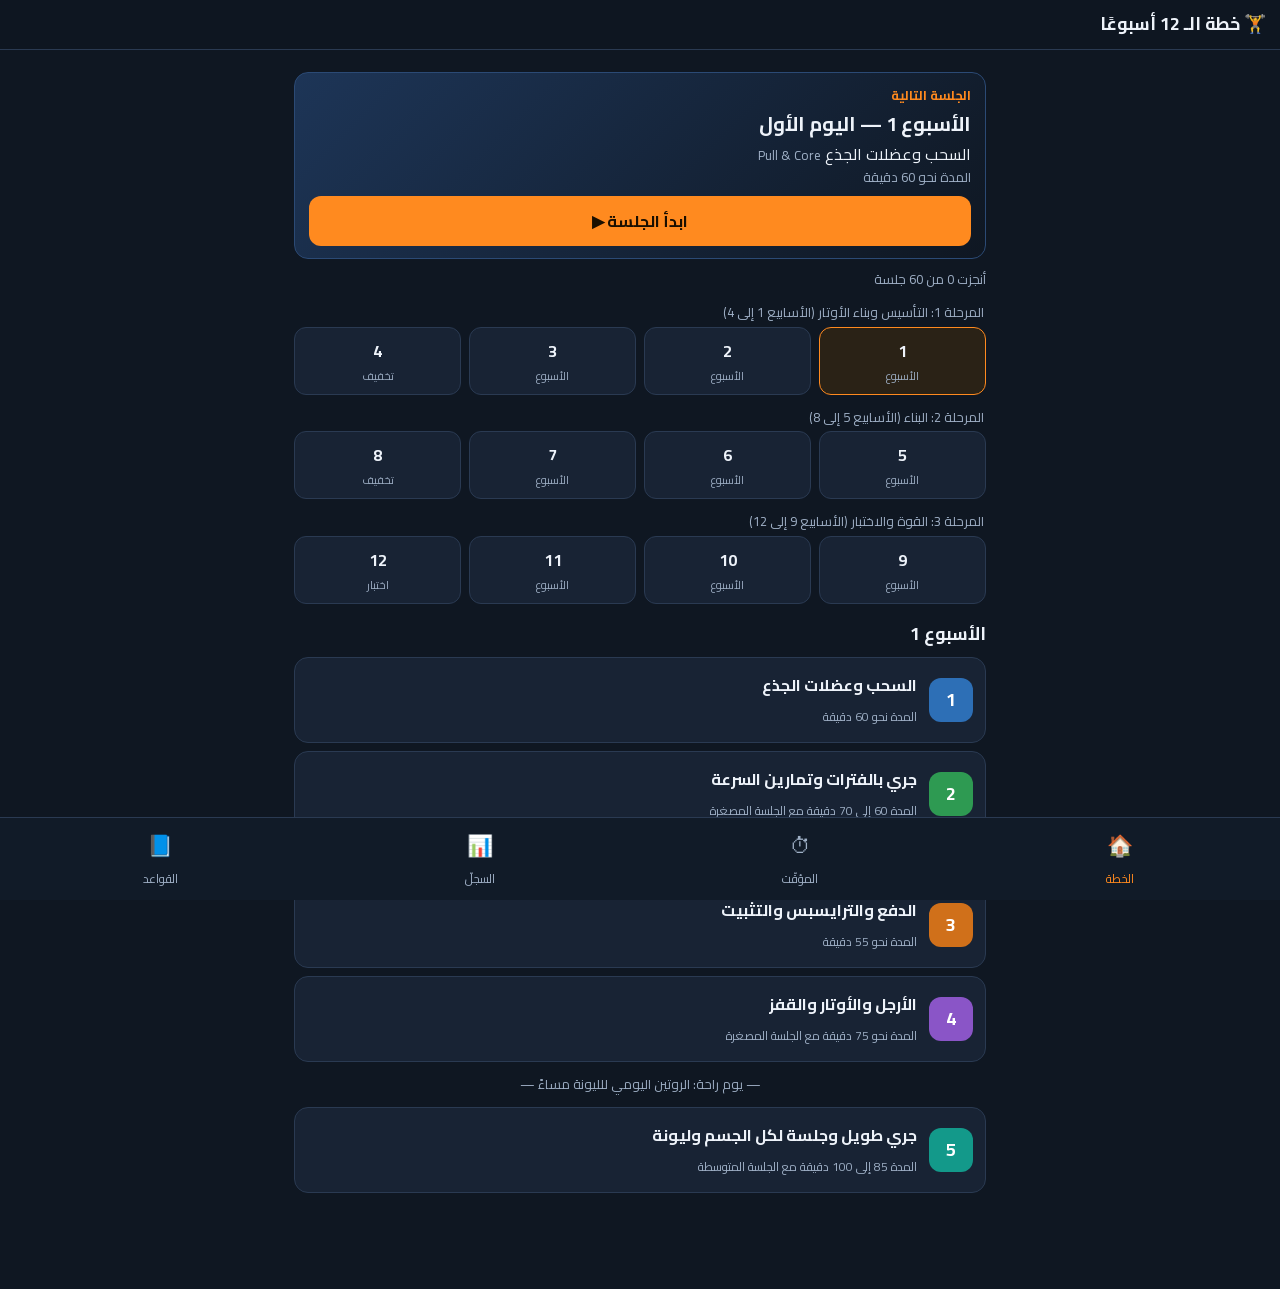
<file: app/src/main/assets/index.html>
<!DOCTYPE html>
<html lang="ar" dir="rtl">
<head>
<meta charset="utf-8">
<meta name="viewport" content="width=device-width, initial-scale=1, viewport-fit=cover">
<meta name="theme-color" content="#0f1722">
<title>خطة التدريب</title>
<style>@font-face { font-family: "Cairo"; src: url([data-uri]) format("woff"); font-weight: 400; unicode-range: U+0600-06FF, U+0750-077F, U+08A0-08FF, U+FB50-FDFF, U+FE70-FEFF, U+200C-200F, U+2010-2011, U+204F, U+2E41; }
@font-face { font-family: "Cairo"; src: url([data-uri]) format("woff"); font-weight: 700; unicode-range: U+0600-06FF, U+0750-077F, U+08A0-08FF, U+FB50-FDFF, U+FE70-FEFF, U+200C-200F, U+2010-2011, U+204F, U+2E41; }
@font-face { font-family: "Cairo"; src: url([data-uri]) format("woff"); font-weight: 400; unicode-range: U+0000-00FF, U+0131, U+0152-0153, U+02BB-02BC, U+02C6, U+02DA, U+02DC, U+2000-206F, U+2074, U+20AC, U+2122, U+2191, U+2193, U+2212, U+2215, U+FEFF, U+FFFD; }
@font-face { font-family: "Cairo"; src: url([data-uri]) format("woff"); font-weight: 700; unicode-range: U+0000-00FF, U+0131, U+0152-0153, U+02BB-02BC, U+02C6, U+02DA, U+02DC, U+2000-206F, U+2074, U+20AC, U+2122, U+2191, U+2193, U+2212, U+2215, U+FEFF, U+FFFD; }

:root {
  --bg: #0f1722; --card: #182334; --card2: #1f2c40; --line: #2a3a52;
  --tx: #eef3fa; --mut: #9fb0c6; --acc: #ff8a1f; --ok: #35c27a; --blue: #4ea3ff; --red: #ff5a5f;
  --pull: #2d6fb6; --run: #2e9a52; --push: #d0701a; --legs: #8a55c7; --long: #13998a;
}
* { box-sizing: border-box; -webkit-tap-highlight-color: transparent; }
html, body { margin: 0; background: var(--bg); color: var(--tx); font-family: "Cairo", sans-serif; direction: rtl; }
body { padding-bottom: 76px; font-size: 16px; line-height: 1.6; -webkit-user-select: none; user-select: none; }
button { font-family: inherit; font-size: inherit; color: inherit; border: none; background: none; cursor: pointer; }
input { font-family: inherit; font-size: 16px; }
.en { direction: ltr; unicode-bidi: isolate; color: var(--mut); font-size: .82em; }
.ltr { direction: ltr; unicode-bidi: isolate; display: inline-block; }

/* top bar */
.top { position: sticky; top: 0; z-index: 20; background: rgba(15,23,34,.96); backdrop-filter: blur(6px); padding: 10px 14px; border-bottom: 1px solid var(--line); display: flex; align-items: center; gap: 10px; }
.top h1 { font-size: 18px; margin: 0; flex: 1; font-weight: 700; }
.top .back { font-size: 24px; width: 36px; height: 36px; border-radius: 10px; background: var(--card); line-height: 36px; }
.wrap { padding: 12px 14px; max-width: 720px; margin: 0 auto; }

/* nav */
.nav { position: fixed; bottom: 0; left: 0; right: 0; z-index: 30; display: flex; background: #111b28; border-top: 1px solid var(--line); padding-bottom: env(safe-area-inset-bottom); }
.nav button { flex: 1; padding: 8px 0 10px; font-size: 12px; color: var(--mut); display: flex; flex-direction: column; align-items: center; gap: 2px; }
.nav button .ic { font-size: 21px; }
.nav button.on { color: var(--acc); }

/* cards */
.card { background: var(--card); border-radius: 14px; padding: 12px 14px; margin: 10px 0; border: 1px solid var(--line); }
.hero { background: linear-gradient(135deg, #1d3557, #0f1722); border: 1px solid #2b4a75; }
.hero .k { color: var(--acc); font-size: 13px; font-weight: 700; }
.hero .t { font-size: 20px; font-weight: 700; margin: 2px 0; }
.btn { display: inline-block; background: var(--acc); color: #1a0f00; font-weight: 700; padding: 10px 18px; border-radius: 12px; font-size: 16px; }
.btn.full { display: block; width: 100%; text-align: center; margin-top: 8px; }
.btn.ghost { background: var(--card2); color: var(--tx); border: 1px solid var(--line); }
.btn.ok { background: var(--ok); color: #04210f; }
.small { font-size: 13px; color: var(--mut); }
.row { display: flex; gap: 8px; align-items: center; }
.sp { flex: 1; }

/* week chips */
.phase-lbl { font-size: 13px; color: var(--mut); margin: 12px 2px 4px; }
.chips { display: grid; grid-template-columns: repeat(4, 1fr); gap: 8px; }
.chip { background: var(--card); border: 1px solid var(--line); border-radius: 12px; padding: 8px 0; text-align: center; font-weight: 700; position: relative; }
.chip .s { display: block; font-size: 11px; color: var(--mut); font-weight: 400; }
.chip.on { border-color: var(--acc); background: #2a2216; }
.chip.done { border-color: var(--ok); }
.chip .dot { position: absolute; top: 5px; left: 7px; width: 7px; height: 7px; border-radius: 50%; background: var(--ok); }

/* day list */
.day { display: flex; align-items: center; gap: 12px; padding: 12px; border-radius: 14px; background: var(--card); border: 1px solid var(--line); margin: 8px 0; width: 100%; text-align: right; }
.day .badge { width: 44px; height: 44px; border-radius: 12px; display: flex; align-items: center; justify-content: center; font-weight: 700; font-size: 18px; color: #fff; flex: none; }
.day .tt { font-weight: 700; }
.day .st { font-size: 12px; color: var(--mut); }
.day .chk { font-size: 22px; color: var(--ok); }
.c-pull { background: var(--pull); } .c-run { background: var(--run); } .c-push { background: var(--push); } .c-legs { background: var(--legs); } .c-long { background: var(--long); }
.rest-day { text-align: center; color: var(--mut); font-size: 13px; padding: 4px; }

/* session */
.band { border-radius: 14px; padding: 12px 14px; color: #fff; margin-top: 4px; }
.band .d { font-size: 13px; opacity: .9; }
.band .t { font-size: 20px; font-weight: 700; line-height: 1.4; }
.sec { margin-top: 16px; }
.sec-h { display: flex; align-items: center; gap: 8px; font-weight: 700; font-size: 17px; padding: 10px 12px; background: var(--card2); border-radius: 12px; width: 100%; text-align: right; }
.sec-h .cnt { font-size: 12px; color: var(--mut); font-weight: 400; }
.sec-h .arr { margin-right: auto; color: var(--mut); transition: transform .2s; }
.sec.closed .arr { transform: rotate(90deg); }
.sec.closed .sec-b { display: none; }
.note { background: #1b2a3f; border-right: 4px solid var(--blue); padding: 8px 12px; border-radius: 8px; font-size: 14px; margin: 8px 0; }
.note.warn { border-right-color: var(--acc); background: #2a2216; }

.it { display: flex; gap: 10px; padding: 10px 4px; border-bottom: 1px solid var(--line); align-items: flex-start; width: 100%; text-align: right; }
.it:last-child { border-bottom: none; }
.it .box { width: 26px; height: 26px; border-radius: 8px; border: 2px solid var(--mut); flex: none; margin-top: 2px; display: flex; align-items: center; justify-content: center; font-size: 16px; }
.it.done .box { background: var(--ok); border-color: var(--ok); color: #04210f; }
.it.done .nm { text-decoration: line-through; opacity: .6; }
.it .nm { font-weight: 700; }
.it .dose { color: var(--acc); font-weight: 700; font-size: 14px; }
.it .how { font-size: 13px; color: var(--mut); }

.ex { background: var(--card); border: 1px solid var(--line); border-radius: 14px; padding: 12px; margin: 10px 0; }
.ex.complete { border-color: var(--ok); }
.ex .h { display: flex; gap: 8px; align-items: center; }
.ex .no { width: 26px; height: 26px; border-radius: 50%; background: var(--card2); display: flex; align-items: center; justify-content: center; font-size: 13px; flex: none; }
.ex .nm { font-weight: 700; font-size: 17px; }
.ex .cue { font-size: 13px; color: var(--mut); margin: 4px 0 6px; }
.ex .boom { font-size: 12px; color: #ffb36b; font-weight: 700; }
.ex .meta { font-size: 13px; color: var(--mut); }
.rounds { display: grid; grid-template-columns: repeat(auto-fill, minmax(92px, 1fr)); gap: 8px; margin-top: 8px; }
.rd { background: var(--card2); border: 1px solid var(--line); border-radius: 12px; padding: 8px 4px; text-align: center; font-size: 13px; line-height: 1.35; }
.rd b { display: block; font-size: 15px; }
.rd.done { background: #14361f; border-color: var(--ok); color: #bff0d2; }
.rd.next { border-color: var(--acc); box-shadow: 0 0 0 1px var(--acc) inset; }
.trans { font-size: 12px; color: #ffcc8f; margin-top: 8px; }
.blk-h { margin: 18px 0 4px; padding: 8px 12px; border: 1px dashed #4a6a92; border-radius: 12px; font-weight: 700; color: #bcd6f5; font-size: 15px; }

.toggle { display: flex; align-items: center; gap: 10px; padding: 10px 12px; background: var(--card); border: 1px solid var(--line); border-radius: 12px; margin-top: 10px; width: 100%; text-align: right; }
.sw { width: 44px; height: 26px; border-radius: 13px; background: #3a4a60; position: relative; flex: none; transition: background .2s; }
.sw::after { content: ""; position: absolute; top: 3px; right: 3px; width: 20px; height: 20px; border-radius: 50%; background: #fff; transition: right .2s; }
.toggle.on .sw { background: var(--acc); }
.toggle.on .sw::after { right: 21px; }

/* timer overlay */
.tm { position: fixed; inset: 0; z-index: 50; background: rgba(8,12,18,.97); display: none; flex-direction: column; align-items: center; justify-content: center; padding: 20px; text-align: center; }
.tm.show { display: flex; }
.tm .lbl { font-size: 18px; color: var(--mut); }
.tm .sub { font-size: 15px; color: var(--tx); margin-top: 4px; min-height: 24px; }
.tm .clock { font-size: 92px; font-weight: 700; direction: ltr; margin: 10px 0; font-variant-numeric: tabular-nums; }
.tm.hold .clock { color: var(--blue); }
.tm.work .clock { color: var(--acc); }
.tm.rest .clock { color: var(--ok); }
.tm .ring { width: 260px; height: 10px; background: #233246; border-radius: 6px; overflow: hidden; margin-bottom: 18px; }
.tm .ring i { display: block; height: 100%; background: var(--acc); width: 0; }
.tm .ctl { display: flex; gap: 10px; flex-wrap: wrap; justify-content: center; }
.tm .ctl button { background: var(--card2); border: 1px solid var(--line); padding: 10px 16px; border-radius: 12px; font-size: 16px; }
.tm .ctl .main { background: var(--acc); color: #1a0f00; font-weight: 700; border: none; }

/* forms */
.fld { display: flex; align-items: center; gap: 8px; padding: 8px 0; border-bottom: 1px solid var(--line); }
.fld label { flex: 1; font-size: 14px; }
.fld input { width: 92px; background: var(--card2); border: 1px solid var(--line); border-radius: 10px; color: var(--tx); padding: 6px 8px; text-align: center; direction: ltr; }
.grid2 { display: grid; grid-template-columns: 1fr 1fr; gap: 8px; }
.pace { background: var(--card2); border-radius: 12px; padding: 10px; text-align: center; }
.pace b { display: block; font-size: 20px; direction: ltr; }
.pace .z { font-size: 12px; }
h2 { font-size: 18px; margin: 16px 0 6px; }
h3 { font-size: 16px; margin: 12px 0 4px; color: #ffcc8f; }
ul.rules { padding-right: 20px; margin: 4px 0; }
ul.rules li { margin: 4px 0; font-size: 15px; }
.toast { position: fixed; bottom: 90px; left: 50%; transform: translateX(-50%); background: #26364d; padding: 10px 18px; border-radius: 12px; z-index: 60; opacity: 0; transition: opacity .3s; pointer-events: none; font-size: 15px; }
.toast.show { opacity: 1; }
.hist { font-size: 13px; color: var(--mut); }
</style>
</head>
<body>
<div id="app"></div>

<nav class="nav">
  <button data-tab="home"><span class="ic">🏠</span>الخطة</button>
  <button data-tab="tools"><span class="ic">⏱</span>المؤقّت</button>
  <button data-tab="records"><span class="ic">📊</span>السجلّ</button>
  <button data-tab="rules"><span class="ic">📘</span>القواعد</button>
</nav>

<div class="tm" id="tm">
  <div class="lbl" id="tm-lbl"></div>
  <div class="sub" id="tm-sub"></div>
  <div class="clock" id="tm-clock">0:00</div>
  <div class="ring"><i></i></div>
  <div class="ctl">
    <button id="tm-skip" class="main">التالي ⏭</button>
    <button id="tm-pause">إيقاف مؤقت</button>
    <button id="tm-add">+15 ث</button>
    <button id="tm-close">إغلاق ✕</button>
  </div>
</div>

<div class="toast" id="toast"></div>
<script>window.PLAN_DATA = {"phases":[{"num":1,"title":"التأسيس وبناء الأوتار","weeks":"1–4"},{"num":2,"title":"البناء","weeks":"5–8"},{"num":3,"title":"القوة والاختبار","weeks":"9–12"}],"weeks":[{"week":1,"phase":1,"deload":false,"days":[{"day":1,"cls":"pull","title":"السحب وعضلات الجذع","en":"Pull & Core","dur":"المدة نحو 60 دقيقة","notes":["قياس البداية (الأسبوع 1 فقط): بعد التمرين الأول، ارتح 3 دقائق ثم تعلّق أطول مدّة تستطيعها بالشكل الصحيح، وسجّل الزمن: ____ ثانية. ثم ارتح 3 دقائق وسجّل أقصى عدد عقلات نظيفة: ____ ."],"blocks":[{"title":null,"kind":"main","exs":[{"ar":"تعلق ثابت","en":"Dead Hang","cue":"تدلَّ من البار بكتفين مشدودتين (لا ترفعهما إلى أذنيك) وقبضة ثابتة؛ يقوّي الأوتار والساعد والقبضة.","boom":false,"hold":true,"sets":3,"n":30,"each":"ثبّت 30 ثانية","rest":60,"trans":90,"deload":false},{"ar":"عقلة سريعة الصعود","en":"Explosive Pull-ups","cue":"من تعلق كامل، اسحب بأقصى سرعة حتى يتجاوز صدرك البار إن أمكن، ثم انزل ببطء خلال 3 ثوانٍ. أول تمرين في الجلسة وأنت منتعش.","boom":true,"hold":false,"sets":4,"n":3,"each":"3 عقلات","rest":120,"trans":180,"deload":false},{"ar":"العقلة العادية","en":"Pull-ups","cue":"قبضة أوسع قليلًا من الكتفين، اصعد حتى تتجاوز ذقنك البار، وانزل خلال ثانيتين حتى تمدّ ذراعيك كاملًا.","boom":false,"hold":false,"sets":4,"n":5,"each":"5 عقلات","rest":90,"trans":120,"deload":false},{"ar":"نزول بطيء من العقلة","en":"Slow Negatives","cue":"اصعد إلى أعلى (بالقفز أو بالوقوف على شيء)، ثم انزل ببطء 4 ثوانٍ؛ أفضل تمرين لأوتار المرفق.","boom":false,"hold":false,"sets":3,"n":3,"each":"3 نزلات","rest":90,"trans":120,"deload":false},{"ar":"سحب لوح الكتف","en":"Scapular Pulls","cue":"تعلّق بذراعين ممدودتين، واسحب لوحي كتفيك للأسفل والخلف فيرتفع جسمك بضعة سنتيمترات دون ثني المرفقين.","boom":false,"hold":false,"sets":3,"n":8,"each":"8 تكرارات","rest":60,"trans":120,"deload":false},{"ar":"المشي باليدين من البلانك","en":"Plank Walkout","cue":"من وضع الضغط، امشِ بيديك للأمام خطوات صغيرة حتى تصيرا أمام رأسك بأبعد مسافة تتحكم فيها، ثبّت ثانية، ثم ارجع. قدماك ثابتتان وظهرك مستقيم لا يتقوّس. إن صعب عليك فابدأ والركبتان على الأرض.","boom":false,"hold":false,"sets":3,"n":6,"each":"6 تكرارات","rest":75,"trans":120,"deload":false},{"ar":"رفع الركبتين من التعلق","en":"Hanging Knee Raises","cue":"ارفع ركبتيك نحو صدرك ببطء دون أرجحة، وانزل ببطء.","boom":false,"hold":false,"sets":3,"n":8,"each":"8 رفعات","rest":60,"trans":120,"deload":false},{"ar":"وضع الجسم المقعّر","en":"Hollow Body Hold","cue":"استلقِ، وارفع كتفيك وساقيك قليلًا عن الأرض، وأسفل ظهرك ملاصق للأرض.","boom":false,"hold":true,"sets":3,"n":30,"each":"ثبّت 30 ثانية","rest":45,"trans":90,"deload":false}]}],"run":null,"wu":"pull"},{"day":2,"cls":"run","title":"جري بالفترات وتمارين السرعة","en":"Intervals & Speed Drills","dur":"المدة 60 إلى 70 دقيقة مع الجلسة المصغرة","notes":["إن نمت أقل من 6 ساعات: اجعل الجزء السريع جريًا هادئًا أخضر ولا ترفع الشدّة.","شرح تمريني السرعة:رفع الركبتين السريع (High Knees): اركض في مكانك بخطوات سريعة جدًا، وارفع ركبتيك إلى مستوى الورك، والهبوط على مقدّمة القدم، والذراعان تتحركان كما في الجري. يبني النَّفَس وسرعة القدمين.الوثب التبادلي (A-Skips): تقدّم في الساحة بوثبات صغيرة متناوبة: ترفع ركبة إلى مستوى الورك، وتضرب الأرض بمقدّمة القدم الأخرى تحتك بسرعة، كأنك تمشي مشيًا قافزًا. يقوّي أوتار الكاحل ويحسّن خطوة الجري. ركّز على الإيقاع لا على السرعة."],"blocks":[{"title":"جلسة الدفع المصغرة — تدعم اليوم الثالث (نصف أقصى عدد، بلا فشل)","kind":"mini_push","exs":[{"ar":"الضغط العادي","en":"Push-ups","cue":"جسم مستقيم ونزول كامل حتى يقترب صدرك من الأرض.","boom":false,"hold":false,"sets":3,"n":15,"each":"15 ضغطة","rest":60,"trans":120,"deload":false},{"ar":"ضغط الألماس","en":"Diamond Push-ups","cue":"مرفقان قريبان من الجسم؛ دعم إضافي للترايسبس. إن صعب عليك فاجعل ركبتيك على الأرض.","boom":false,"hold":false,"sets":2,"n":5,"each":"5 ضغطات","rest":75,"trans":120,"deload":false}]}],"run":{"title":"الأسبوع الأول: اختبار المعايرة","steps":["إحماء: 10 دقائق جري هادئ (أخضر).","اختبار المعايرة: 20 دقيقة بوتيرة «صعبة لكنها مريحة» (أصفر). لا تنطلق بسرعة في أول دقيقتين.","عند النهاية سجّل متوسط الوتيرة (Avg Pace) من ساعتك: ____ دقيقة/كم. هذا رقمك T.","تهدئة: 5 دقائق مشي.","رفع الركبتين السريع (High Knees): 5 جولات × 30 ثانية، راحة 60 ثانية. في الجولة الأولى عُدّ لمسات رجلك اليمنى للأرض وسجّلها: ____ .","الوثب التبادلي (A-Skips): 3 جولات × 30 مترًا، والعودة مشيًا هي الراحة."]},"wu":"run"},{"day":3,"cls":"push","title":"الدفع والترايسبس والتثبيت","en":"Push, Triceps & Isometrics","dur":"المدة نحو 55 دقيقة","notes":["قياس البداية (الأسبوع 1 فقط): بعد آخر تمرين وارتياح 3 دقائق: أقصى عدد من ضغط الألماس نظيف: ____ ."],"blocks":[{"title":null,"kind":"main","exs":[{"ar":"ضغط انفجاري","en":"Explosive Push-ups","cue":"انزل بتحكم، ثم ادفع الأرض بأقصى قوة حتى ترتفع يداك عن الأرض قليلًا، واهبط بمرفقين مرتخيين قليلًا.","boom":true,"hold":false,"sets":4,"n":4,"each":"4 ضغطات","rest":90,"trans":180,"deload":false},{"ar":"ضغط بإيقاع بطيء","en":"Tempo Push-ups","cue":"انزل 3 ثوانٍ حتى يقترب صدرك من الأرض، توقّف ثانية، ثم ادفع بقوة.","boom":false,"hold":false,"sets":4,"n":10,"each":"10 ضغطات","rest":75,"trans":120,"deload":false},{"ar":"ضغط الألماس","en":"Diamond Push-ups","cue":"يداك تحت صدرك وإبهاماك وسبّابتاك متقاربة كالألماسة، ومرفقاك قريبان من جسمك؛ أقوى ضغط للترايسبس. إن صعب عليك فاجعل ركبتيك على الأرض.","boom":false,"hold":false,"sets":4,"n":6,"each":"6 ضغطات","rest":90,"trans":120,"deload":false},{"ar":"غطس الحافة","en":"Bench Dips","cue":"يداك على حافة ثابتة مرتفعة خلفك (مقعد أو درجة)، وقدماك على الأرض أمامك؛ انزل حتى زاوية 90° عند المرفقين ثم ادفع.","boom":false,"hold":false,"sets":3,"n":10,"each":"10 غطسات","rest":75,"trans":120,"deload":false},{"ar":"ضغط الكتف المقلوب","en":"Pike Push-ups","cue":"ارفع وركيك عاليًا كحرف V، وانزل برأسك نحو الأرض بين يديك ثم ادفع.","boom":false,"hold":false,"sets":3,"n":6,"each":"6 ضغطات","rest":75,"trans":120,"deload":false},{"ar":"تثبيت أسفل الضغط","en":"Push-up Bottom Hold","cue":"انزل إلى أسفل الضغطة وصدرك على بعد نحو 2 سم من الأرض، وثبّت بشدّ كامل للجسم.","boom":false,"hold":true,"sets":3,"n":10,"each":"ثبّت 10 ثانية","rest":60,"trans":90,"deload":false},{"ar":"البلانك","en":"Plank","cue":"على الساعدين، جسمك خط مستقيم من الرأس إلى الكعب، بطن ومؤخرة مشدودان، وتنفّس منتظم. في آخر 15 ثانية من كل جولة شُدّ جسمك كله بأقصى قوة.","boom":false,"hold":true,"sets":3,"n":75,"each":"ثبّت 75 ثانية","rest":60,"trans":90,"deload":false}]}],"run":null,"wu":"push"},{"day":4,"cls":"legs","title":"الأرجل والأوتار والقفز","en":"Legs, Tendons & Jumps","dur":"المدة نحو 75 دقيقة مع الجلسة المصغرة","notes":["قياس البداية (الأسبوع 1 فقط): بعد آخر تمرين، جلوس الحائط حتى لا تستطيع المتابعة: ____ ثانية. وقبل الجلسة بعد الإحماء: أبعد قفزة عريضة من 3 محاولات: ____ سم."],"blocks":[{"title":null,"kind":"main","exs":[{"ar":"قفز السكوات","en":"Squat Jumps","cue":"انزل نصف سكوات ثم اقفز لأعلى ما تستطيع، واهبط بهدوء على مقدّمة القدم ثم الكعب. ابدأ بها وأنت منتعش.","boom":true,"hold":false,"sets":3,"n":6,"each":"6 قفزات","rest":60,"trans":180,"deload":false},{"ar":"القفز الجانبي","en":"Lateral Bounds","cue":"اقفز جانبيًا من رجل إلى الأخرى لأبعد مسافة، واهبط على رجل واحدة وثبّت ثانيتين قبل القفزة التالية.","boom":true,"hold":false,"sets":3,"n":4,"each":"4 قفزات لكل جهة","rest":60,"trans":180,"deload":false},{"ar":"سكوات بإيقاع بطيء","en":"Tempo Squats","cue":"انزل 3 ثوانٍ إلى أسفل نقطة، توقّف ثانية، ثم قم بقوة.","boom":false,"hold":false,"sets":4,"n":12,"each":"12 سكوات","rest":75,"trans":120,"deload":false},{"ar":"الاندفاع الخلفي","en":"Reverse Lunges","cue":"خطوة كبيرة للخلف حتى تلامس ركبتك الخلفية الأرض تقريبًا، ثم ارجع.","boom":false,"hold":false,"sets":3,"n":8,"each":"8 اندفاعات لكل رجل","rest":60,"trans":120,"deload":false},{"ar":"رفع الكعب بقدم واحدة ببطء","en":"Single-Leg Calf Raises","cue":"اصعد على مقدّمة قدمك ثانيتين، وانزل 3 ثوانٍ؛ يقوّي وتر أخيل. استند بيدك إلى حائط أو عمود.","boom":false,"hold":false,"sets":3,"n":10,"each":"10 تكرارات لكل رجل","rest":45,"trans":120,"deload":false},{"ar":"رفع مقدّمة القدم","en":"Tibialis Raises","cue":"ظهرك على الحائط وقدماك أمامك بنحو 40 سم؛ ارفع أصابع قدميك نحو ساقيك. يحمي القصبتين من آلام الجري.","boom":false,"hold":false,"sets":3,"n":15,"each":"15 تكرارًا","rest":45,"trans":120,"deload":false},{"ar":"جلوس الحائط","en":"Wall Sit","cue":"ظهرك على الحائط وركبتاك بزاوية 90°، وثبّت.","boom":false,"hold":true,"sets":3,"n":30,"each":"ثبّت 30 ثانية","rest":60,"trans":90,"deload":false},{"ar":"جسر الورك بقدم واحدة","en":"Single-Leg Glute Bridge","cue":"ظهرك على الأرض، قدم واحدة مثبّتة والأخرى مرفوعة؛ ارفع الورك واشدد المؤخرة أعلى ثانية.","boom":false,"hold":false,"sets":3,"n":8,"each":"8 رفعات لكل رجل","rest":45,"trans":120,"deload":false},{"ar":"بلانك جانبي","en":"Side Plank","cue":"على ساعد واحد وجسمك خط مستقيم، وحافظ على ارتفاع وركك.","boom":false,"hold":true,"sets":3,"n":40,"each":"ثبّت 40 ثانية لكل جهة","rest":30,"trans":90,"deload":false}]},{"title":"جلسة السحب المصغرة — تدعم اليوم الأول (نصف أقصى عدد، بلا فشل)","kind":"mini_pull","exs":[{"ar":"العقلة العادية","en":"Pull-ups","cue":"عقلات نظيفة بإيقاع هادئ، نزول كامل حتى تمدّ ذراعيك.","boom":false,"hold":false,"sets":3,"n":4,"each":"4 عقلات","rest":90,"trans":120,"deload":false},{"ar":"تعلق بذراعين مثنيتين","en":"Flexed-Arm Hang","cue":"اصعد إلى وضع الذقن فوق البار وثبّت؛ يقوّي التثبيت والأوتار.","boom":false,"hold":true,"sets":2,"n":10,"each":"ثبّت 10 ثانية","rest":60,"trans":90,"deload":false}]}],"run":null,"wu":"legs"},{"day":5,"cls":"long","title":"جري طويل وجلسة لكل الجسم وليونة","en":"Long Run, Full-Body & Mobility","dur":"المدة 85 إلى 100 دقيقة مع الجلسة المتوسطة","notes":["هذا الجري هادئ بحق. إن لم تستطع إكمال جملة كاملة دون لهاث فأنت أسرع من اللازم."],"blocks":[{"title":"الجلسة المتوسطة لكل الجسم (جهد متوسط، بلا فشل)","kind":"full","exs":[{"ar":"العقلة العادية","en":"Pull-ups","cue":"عقلات نظيفة بإيقاع هادئ ونزول كامل.","boom":false,"hold":false,"sets":3,"n":4,"each":"4 عقلات","rest":90,"trans":120,"deload":false},{"ar":"الضغط العادي","en":"Push-ups","cue":"جسم مستقيم ونزول كامل.","boom":false,"hold":false,"sets":3,"n":15,"each":"15 ضغطة","rest":60,"trans":120,"deload":false},{"ar":"الاندفاع الثابت","en":"Split Squat","cue":"رجل أمام والأخرى خلف، وانزل مستقيمًا حتى تقترب ركبتك الخلفية من الأرض، ثم اصعد.","boom":false,"hold":false,"sets":3,"n":8,"each":"8 تكرارات لكل رجل","rest":60,"trans":120,"deload":false},{"ar":"غطس الحافة","en":"Bench Dips","cue":"يداك على حافة خلفك، وانزل حتى زاوية 90° عند المرفقين.","boom":false,"hold":false,"sets":2,"n":10,"each":"10 غطسات","rest":60,"trans":120,"deload":false},{"ar":"وضع الجسم المقعّر","en":"Hollow Body Hold","cue":"أسفل ظهرك ملاصق للأرض.","boom":false,"hold":true,"sets":2,"n":30,"each":"ثبّت 30 ثانية","rest":45,"trans":90,"deload":false}]}],"run":{"title":"الأسبوع الأول","steps":["جري هادئ 35 دقيقة (أخضر، من 6:30 إلى 7:00).","ثم 4 انطلاقات: اركض 100 متر في الساحة بسرعة عالية مسترخية، وامشِ للعودة.","ثم الجلسة المتوسطة لكل الجسم (في الإطار المنقّط)، ثم روتين الليونة الأسبوعي (20 دقيقة).","قياس البداية: قبل الجلسة المتوسطة، حاول لمس أصابع قدميك واقفًا بساقين مستقيمتين وسجّل المسافة المتبقية: ____ سم. وأقصى قرفصاء عميقة تثبت فيها: ____ ثانية."]},"wu":"long"}]},{"week":2,"phase":1,"deload":false,"days":[{"day":1,"cls":"pull","title":"السحب وعضلات الجذع","en":"Pull & Core","dur":"المدة نحو 60 دقيقة","notes":[],"blocks":[{"title":null,"kind":"main","exs":[{"ar":"تعلق ثابت","en":"Dead Hang","cue":"تدلَّ من البار بكتفين مشدودتين (لا ترفعهما إلى أذنيك) وقبضة ثابتة؛ يقوّي الأوتار والساعد والقبضة.","boom":false,"hold":true,"sets":3,"n":40,"each":"ثبّت 40 ثانية","rest":60,"trans":90,"deload":false},{"ar":"عقلة سريعة الصعود","en":"Explosive Pull-ups","cue":"من تعلق كامل، اسحب بأقصى سرعة حتى يتجاوز صدرك البار إن أمكن، ثم انزل ببطء خلال 3 ثوانٍ. أول تمرين في الجلسة وأنت منتعش.","boom":true,"hold":false,"sets":4,"n":3,"each":"3 عقلات","rest":120,"trans":180,"deload":false},{"ar":"العقلة العادية","en":"Pull-ups","cue":"قبضة أوسع قليلًا من الكتفين، اصعد حتى تتجاوز ذقنك البار، وانزل خلال ثانيتين حتى تمدّ ذراعيك كاملًا.","boom":false,"hold":false,"sets":4,"n":6,"each":"6 عقلات","rest":90,"trans":120,"deload":false},{"ar":"نزول بطيء من العقلة","en":"Slow Negatives","cue":"اصعد إلى أعلى (بالقفز أو بالوقوف على شيء)، ثم انزل ببطء 4 ثوانٍ؛ أفضل تمرين لأوتار المرفق.","boom":false,"hold":false,"sets":3,"n":4,"each":"4 نزلات","rest":90,"trans":120,"deload":false},{"ar":"سحب لوح الكتف","en":"Scapular Pulls","cue":"تعلّق بذراعين ممدودتين، واسحب لوحي كتفيك للأسفل والخلف فيرتفع جسمك بضعة سنتيمترات دون ثني المرفقين.","boom":false,"hold":false,"sets":3,"n":10,"each":"10 تكرارات","rest":60,"trans":120,"deload":false},{"ar":"المشي باليدين من البلانك","en":"Plank Walkout","cue":"من وضع الضغط، امشِ بيديك للأمام خطوات صغيرة حتى تصيرا أمام رأسك بأبعد مسافة تتحكم فيها، ثبّت ثانية، ثم ارجع. قدماك ثابتتان وظهرك مستقيم لا يتقوّس. إن صعب عليك فابدأ والركبتان على الأرض.","boom":false,"hold":false,"sets":3,"n":8,"each":"8 تكرارات","rest":75,"trans":120,"deload":false},{"ar":"رفع الركبتين من التعلق","en":"Hanging Knee Raises","cue":"ارفع ركبتيك نحو صدرك ببطء دون أرجحة، وانزل ببطء.","boom":false,"hold":false,"sets":3,"n":10,"each":"10 رفعات","rest":60,"trans":120,"deload":false},{"ar":"وضع الجسم المقعّر","en":"Hollow Body Hold","cue":"استلقِ، وارفع كتفيك وساقيك قليلًا عن الأرض، وأسفل ظهرك ملاصق للأرض.","boom":false,"hold":true,"sets":3,"n":40,"each":"ثبّت 40 ثانية","rest":45,"trans":90,"deload":false}]}],"run":null,"wu":"pull"},{"day":2,"cls":"run","title":"جري بالفترات وتمارين السرعة","en":"Intervals & Speed Drills","dur":"المدة 60 إلى 70 دقيقة مع الجلسة المصغرة","notes":["إن نمت أقل من 6 ساعات: اجعل الجزء السريع جريًا هادئًا أخضر ولا ترفع الشدّة.","شرح تمريني السرعة:رفع الركبتين السريع (High Knees): اركض في مكانك بخطوات سريعة جدًا، وارفع ركبتيك إلى مستوى الورك، والهبوط على مقدّمة القدم، والذراعان تتحركان كما في الجري. يبني النَّفَس وسرعة القدمين.الوثب التبادلي (A-Skips): تقدّم في الساحة بوثبات صغيرة متناوبة: ترفع ركبة إلى مستوى الورك، وتضرب الأرض بمقدّمة القدم الأخرى تحتك بسرعة، كأنك تمشي مشيًا قافزًا. يقوّي أوتار الكاحل ويحسّن خطوة الجري. ركّز على الإيقاع لا على السرعة."],"blocks":[{"title":"جلسة الدفع المصغرة — تدعم اليوم الثالث (نصف أقصى عدد، بلا فشل)","kind":"mini_push","exs":[{"ar":"الضغط العادي","en":"Push-ups","cue":"جسم مستقيم ونزول كامل حتى يقترب صدرك من الأرض.","boom":false,"hold":false,"sets":3,"n":18,"each":"18 ضغطة","rest":60,"trans":120,"deload":false},{"ar":"ضغط الألماس","en":"Diamond Push-ups","cue":"مرفقان قريبان من الجسم؛ دعم إضافي للترايسبس. إن صعب عليك فاجعل ركبتيك على الأرض.","boom":false,"hold":false,"sets":2,"n":6,"each":"6 ضغطات","rest":75,"trans":120,"deload":false}]}],"run":{"title":"الأسبوع الثاني","steps":["إحماء: 10 دقائق جري هادئ (أخضر).","6 جولات: دقيقة واحدة سريعة (برتقالي، من 4:50 إلى 5:05) ثم دقيقتان جري خفيف (أخضر).","تهدئة: 5 دقائق مشي.","رفع الركبتين السريع (High Knees): 6 جولات × 30 ثانية، راحة 45 ثانية.","الوثب التبادلي (A-Skips): 4 جولات × 30 مترًا، والعودة مشيًا هي الراحة."]},"wu":"run"},{"day":3,"cls":"push","title":"الدفع والترايسبس والتثبيت","en":"Push, Triceps & Isometrics","dur":"المدة نحو 55 دقيقة","notes":[],"blocks":[{"title":null,"kind":"main","exs":[{"ar":"ضغط انفجاري","en":"Explosive Push-ups","cue":"انزل بتحكم، ثم ادفع الأرض بأقصى قوة حتى ترتفع يداك عن الأرض قليلًا، واهبط بمرفقين مرتخيين قليلًا.","boom":true,"hold":false,"sets":4,"n":5,"each":"5 ضغطات","rest":90,"trans":180,"deload":false},{"ar":"ضغط بإيقاع بطيء","en":"Tempo Push-ups","cue":"انزل 3 ثوانٍ حتى يقترب صدرك من الأرض، توقّف ثانية، ثم ادفع بقوة.","boom":false,"hold":false,"sets":4,"n":12,"each":"12 ضغطة","rest":75,"trans":120,"deload":false},{"ar":"ضغط الألماس","en":"Diamond Push-ups","cue":"يداك تحت صدرك وإبهاماك وسبّابتاك متقاربة كالألماسة، ومرفقاك قريبان من جسمك؛ أقوى ضغط للترايسبس. إن صعب عليك فاجعل ركبتيك على الأرض.","boom":false,"hold":false,"sets":4,"n":7,"each":"7 ضغطات","rest":90,"trans":120,"deload":false},{"ar":"غطس الحافة","en":"Bench Dips","cue":"يداك على حافة ثابتة مرتفعة خلفك (مقعد أو درجة)، وقدماك على الأرض أمامك؛ انزل حتى زاوية 90° عند المرفقين ثم ادفع.","boom":false,"hold":false,"sets":3,"n":12,"each":"12 غطسة","rest":75,"trans":120,"deload":false},{"ar":"ضغط الكتف المقلوب","en":"Pike Push-ups","cue":"ارفع وركيك عاليًا كحرف V، وانزل برأسك نحو الأرض بين يديك ثم ادفع.","boom":false,"hold":false,"sets":3,"n":8,"each":"8 ضغطات","rest":75,"trans":120,"deload":false},{"ar":"تثبيت أسفل الضغط","en":"Push-up Bottom Hold","cue":"انزل إلى أسفل الضغطة وصدرك على بعد نحو 2 سم من الأرض، وثبّت بشدّ كامل للجسم.","boom":false,"hold":true,"sets":3,"n":15,"each":"ثبّت 15 ثانية","rest":60,"trans":90,"deload":false},{"ar":"البلانك","en":"Plank","cue":"على الساعدين، جسمك خط مستقيم من الرأس إلى الكعب، بطن ومؤخرة مشدودان، وتنفّس منتظم. في آخر 15 ثانية من كل جولة شُدّ جسمك كله بأقصى قوة.","boom":false,"hold":true,"sets":3,"n":90,"each":"ثبّت 90 ثانية","rest":60,"trans":90,"deload":false}]}],"run":null,"wu":"push"},{"day":4,"cls":"legs","title":"الأرجل والأوتار والقفز","en":"Legs, Tendons & Jumps","dur":"المدة نحو 75 دقيقة مع الجلسة المصغرة","notes":[],"blocks":[{"title":null,"kind":"main","exs":[{"ar":"قفز السكوات","en":"Squat Jumps","cue":"انزل نصف سكوات ثم اقفز لأعلى ما تستطيع، واهبط بهدوء على مقدّمة القدم ثم الكعب. ابدأ بها وأنت منتعش.","boom":true,"hold":false,"sets":3,"n":6,"each":"6 قفزات","rest":60,"trans":180,"deload":false},{"ar":"القفز الجانبي","en":"Lateral Bounds","cue":"اقفز جانبيًا من رجل إلى الأخرى لأبعد مسافة، واهبط على رجل واحدة وثبّت ثانيتين قبل القفزة التالية.","boom":true,"hold":false,"sets":3,"n":5,"each":"5 قفزات لكل جهة","rest":60,"trans":180,"deload":false},{"ar":"سكوات بإيقاع بطيء","en":"Tempo Squats","cue":"انزل 3 ثوانٍ إلى أسفل نقطة، توقّف ثانية، ثم قم بقوة.","boom":false,"hold":false,"sets":4,"n":15,"each":"15 سكوات","rest":75,"trans":120,"deload":false},{"ar":"الاندفاع الخلفي","en":"Reverse Lunges","cue":"خطوة كبيرة للخلف حتى تلامس ركبتك الخلفية الأرض تقريبًا، ثم ارجع.","boom":false,"hold":false,"sets":3,"n":10,"each":"10 اندفاعات لكل رجل","rest":60,"trans":120,"deload":false},{"ar":"رفع الكعب بقدم واحدة ببطء","en":"Single-Leg Calf Raises","cue":"اصعد على مقدّمة قدمك ثانيتين، وانزل 3 ثوانٍ؛ يقوّي وتر أخيل. استند بيدك إلى حائط أو عمود.","boom":false,"hold":false,"sets":3,"n":12,"each":"12 تكرارًا لكل رجل","rest":45,"trans":120,"deload":false},{"ar":"رفع مقدّمة القدم","en":"Tibialis Raises","cue":"ظهرك على الحائط وقدماك أمامك بنحو 40 سم؛ ارفع أصابع قدميك نحو ساقيك. يحمي القصبتين من آلام الجري.","boom":false,"hold":false,"sets":3,"n":18,"each":"18 تكرارًا","rest":45,"trans":120,"deload":false},{"ar":"جلوس الحائط","en":"Wall Sit","cue":"ظهرك على الحائط وركبتاك بزاوية 90°، وثبّت.","boom":false,"hold":true,"sets":3,"n":40,"each":"ثبّت 40 ثانية","rest":60,"trans":90,"deload":false},{"ar":"جسر الورك بقدم واحدة","en":"Single-Leg Glute Bridge","cue":"ظهرك على الأرض، قدم واحدة مثبّتة والأخرى مرفوعة؛ ارفع الورك واشدد المؤخرة أعلى ثانية.","boom":false,"hold":false,"sets":3,"n":10,"each":"10 رفعات لكل رجل","rest":45,"trans":120,"deload":false},{"ar":"بلانك جانبي","en":"Side Plank","cue":"على ساعد واحد وجسمك خط مستقيم، وحافظ على ارتفاع وركك.","boom":false,"hold":true,"sets":3,"n":45,"each":"ثبّت 45 ثانية لكل جهة","rest":30,"trans":90,"deload":false}]},{"title":"جلسة السحب المصغرة — تدعم اليوم الأول (نصف أقصى عدد، بلا فشل)","kind":"mini_pull","exs":[{"ar":"العقلة العادية","en":"Pull-ups","cue":"عقلات نظيفة بإيقاع هادئ، نزول كامل حتى تمدّ ذراعيك.","boom":false,"hold":false,"sets":3,"n":5,"each":"5 عقلات","rest":90,"trans":120,"deload":false},{"ar":"تعلق بذراعين مثنيتين","en":"Flexed-Arm Hang","cue":"اصعد إلى وضع الذقن فوق البار وثبّت؛ يقوّي التثبيت والأوتار.","boom":false,"hold":true,"sets":2,"n":12,"each":"ثبّت 12 ثانية","rest":60,"trans":90,"deload":false}]}],"run":null,"wu":"legs"},{"day":5,"cls":"long","title":"جري طويل وجلسة لكل الجسم وليونة","en":"Long Run, Full-Body & Mobility","dur":"المدة 85 إلى 100 دقيقة مع الجلسة المتوسطة","notes":["هذا الجري هادئ بحق. إن لم تستطع إكمال جملة كاملة دون لهاث فأنت أسرع من اللازم."],"blocks":[{"title":"الجلسة المتوسطة لكل الجسم (جهد متوسط، بلا فشل)","kind":"full","exs":[{"ar":"العقلة العادية","en":"Pull-ups","cue":"عقلات نظيفة بإيقاع هادئ ونزول كامل.","boom":false,"hold":false,"sets":3,"n":5,"each":"5 عقلات","rest":90,"trans":120,"deload":false},{"ar":"الضغط العادي","en":"Push-ups","cue":"جسم مستقيم ونزول كامل.","boom":false,"hold":false,"sets":3,"n":18,"each":"18 ضغطة","rest":60,"trans":120,"deload":false},{"ar":"الاندفاع الثابت","en":"Split Squat","cue":"رجل أمام والأخرى خلف، وانزل مستقيمًا حتى تقترب ركبتك الخلفية من الأرض، ثم اصعد.","boom":false,"hold":false,"sets":3,"n":10,"each":"10 تكرارات لكل رجل","rest":60,"trans":120,"deload":false},{"ar":"غطس الحافة","en":"Bench Dips","cue":"يداك على حافة خلفك، وانزل حتى زاوية 90° عند المرفقين.","boom":false,"hold":false,"sets":2,"n":12,"each":"12 غطسة","rest":60,"trans":120,"deload":false},{"ar":"وضع الجسم المقعّر","en":"Hollow Body Hold","cue":"أسفل ظهرك ملاصق للأرض.","boom":false,"hold":true,"sets":2,"n":35,"each":"ثبّت 35 ثانية","rest":45,"trans":90,"deload":false}]}],"run":{"title":"الأسبوع الثاني","steps":["جري هادئ 40 دقيقة (أخضر).","5 انطلاقات × 100 متر.","ثم الجلسة المتوسطة لكل الجسم (في الإطار المنقّط)، ثم روتين الليونة الأسبوعي (20 دقيقة)."]},"wu":"long"}]},{"week":3,"phase":1,"deload":false,"days":[{"day":1,"cls":"pull","title":"السحب وعضلات الجذع","en":"Pull & Core","dur":"المدة نحو 60 دقيقة","notes":[],"blocks":[{"title":null,"kind":"main","exs":[{"ar":"تعلق ثابت","en":"Dead Hang","cue":"تدلَّ من البار بكتفين مشدودتين (لا ترفعهما إلى أذنيك) وقبضة ثابتة؛ يقوّي الأوتار والساعد والقبضة.","boom":false,"hold":true,"sets":3,"n":50,"each":"ثبّت 50 ثانية","rest":60,"trans":90,"deload":false},{"ar":"عقلة سريعة الصعود","en":"Explosive Pull-ups","cue":"من تعلق كامل، اسحب بأقصى سرعة حتى يتجاوز صدرك البار إن أمكن، ثم انزل ببطء خلال 3 ثوانٍ. أول تمرين في الجلسة وأنت منتعش.","boom":true,"hold":false,"sets":5,"n":3,"each":"3 عقلات","rest":120,"trans":180,"deload":false},{"ar":"العقلة العادية","en":"Pull-ups","cue":"قبضة أوسع قليلًا من الكتفين، اصعد حتى تتجاوز ذقنك البار، وانزل خلال ثانيتين حتى تمدّ ذراعيك كاملًا.","boom":false,"hold":false,"sets":5,"n":6,"each":"6 عقلات","rest":90,"trans":120,"deload":false},{"ar":"نزول بطيء من العقلة","en":"Slow Negatives","cue":"اصعد إلى أعلى (بالقفز أو بالوقوف على شيء)، ثم انزل ببطء 4 ثوانٍ؛ أفضل تمرين لأوتار المرفق.","boom":false,"hold":false,"sets":4,"n":4,"each":"4 نزلات","rest":90,"trans":120,"deload":false},{"ar":"سحب لوح الكتف","en":"Scapular Pulls","cue":"تعلّق بذراعين ممدودتين، واسحب لوحي كتفيك للأسفل والخلف فيرتفع جسمك بضعة سنتيمترات دون ثني المرفقين.","boom":false,"hold":false,"sets":3,"n":12,"each":"12 تكرارًا","rest":60,"trans":120,"deload":false},{"ar":"المشي باليدين من البلانك","en":"Plank Walkout","cue":"من وضع الضغط، امشِ بيديك للأمام خطوات صغيرة حتى تصيرا أمام رأسك بأبعد مسافة تتحكم فيها، ثبّت ثانية، ثم ارجع. قدماك ثابتتان وظهرك مستقيم لا يتقوّس. إن صعب عليك فابدأ والركبتان على الأرض.","boom":false,"hold":false,"sets":4,"n":8,"each":"8 تكرارات","rest":75,"trans":120,"deload":false},{"ar":"رفع الركبتين من التعلق","en":"Hanging Knee Raises","cue":"ارفع ركبتيك نحو صدرك ببطء دون أرجحة، وانزل ببطء.","boom":false,"hold":false,"sets":3,"n":12,"each":"12 رفعة","rest":60,"trans":120,"deload":false},{"ar":"وضع الجسم المقعّر","en":"Hollow Body Hold","cue":"استلقِ، وارفع كتفيك وساقيك قليلًا عن الأرض، وأسفل ظهرك ملاصق للأرض.","boom":false,"hold":true,"sets":3,"n":45,"each":"ثبّت 45 ثانية","rest":45,"trans":90,"deload":false}]}],"run":null,"wu":"pull"},{"day":2,"cls":"run","title":"جري بالفترات وتمارين السرعة","en":"Intervals & Speed Drills","dur":"المدة 60 إلى 70 دقيقة مع الجلسة المصغرة","notes":["إن نمت أقل من 6 ساعات: اجعل الجزء السريع جريًا هادئًا أخضر ولا ترفع الشدّة.","شرح تمريني السرعة:رفع الركبتين السريع (High Knees): اركض في مكانك بخطوات سريعة جدًا، وارفع ركبتيك إلى مستوى الورك، والهبوط على مقدّمة القدم، والذراعان تتحركان كما في الجري. يبني النَّفَس وسرعة القدمين.الوثب التبادلي (A-Skips): تقدّم في الساحة بوثبات صغيرة متناوبة: ترفع ركبة إلى مستوى الورك، وتضرب الأرض بمقدّمة القدم الأخرى تحتك بسرعة، كأنك تمشي مشيًا قافزًا. يقوّي أوتار الكاحل ويحسّن خطوة الجري. ركّز على الإيقاع لا على السرعة."],"blocks":[{"title":"جلسة الدفع المصغرة — تدعم اليوم الثالث (نصف أقصى عدد، بلا فشل)","kind":"mini_push","exs":[{"ar":"الضغط العادي","en":"Push-ups","cue":"جسم مستقيم ونزول كامل حتى يقترب صدرك من الأرض.","boom":false,"hold":false,"sets":4,"n":18,"each":"18 ضغطة","rest":60,"trans":120,"deload":false},{"ar":"ضغط الألماس","en":"Diamond Push-ups","cue":"مرفقان قريبان من الجسم؛ دعم إضافي للترايسبس. إن صعب عليك فاجعل ركبتيك على الأرض.","boom":false,"hold":false,"sets":3,"n":6,"each":"6 ضغطات","rest":75,"trans":120,"deload":false}]}],"run":{"title":"الأسبوع الثالث","steps":["إحماء: 10 دقائق جري هادئ.","6 جولات: 90 ثانية سريعة (برتقالي) ثم دقيقتان جري خفيف (أخضر).","تهدئة: 5 دقائق مشي.","رفع الركبتين السريع (High Knees): 6 جولات × 40 ثانية، راحة 45 ثانية.","الوثب التبادلي (A-Skips): 4 جولات × 30 مترًا، والعودة مشيًا هي الراحة."]},"wu":"run"},{"day":3,"cls":"push","title":"الدفع والترايسبس والتثبيت","en":"Push, Triceps & Isometrics","dur":"المدة نحو 55 دقيقة","notes":[],"blocks":[{"title":null,"kind":"main","exs":[{"ar":"ضغط انفجاري","en":"Explosive Push-ups","cue":"انزل بتحكم، ثم ادفع الأرض بأقصى قوة حتى ترتفع يداك عن الأرض قليلًا، واهبط بمرفقين مرتخيين قليلًا.","boom":true,"hold":false,"sets":5,"n":5,"each":"5 ضغطات","rest":90,"trans":180,"deload":false},{"ar":"ضغط بإيقاع بطيء","en":"Tempo Push-ups","cue":"انزل 3 ثوانٍ حتى يقترب صدرك من الأرض، توقّف ثانية، ثم ادفع بقوة.","boom":false,"hold":false,"sets":4,"n":14,"each":"14 ضغطة","rest":75,"trans":120,"deload":false},{"ar":"ضغط الألماس","en":"Diamond Push-ups","cue":"يداك تحت صدرك وإبهاماك وسبّابتاك متقاربة كالألماسة، ومرفقاك قريبان من جسمك؛ أقوى ضغط للترايسبس. إن صعب عليك فاجعل ركبتيك على الأرض.","boom":false,"hold":false,"sets":4,"n":8,"each":"8 ضغطات","rest":90,"trans":120,"deload":false},{"ar":"غطس الحافة","en":"Bench Dips","cue":"يداك على حافة ثابتة مرتفعة خلفك (مقعد أو درجة)، وقدماك على الأرض أمامك؛ انزل حتى زاوية 90° عند المرفقين ثم ادفع.","boom":false,"hold":false,"sets":3,"n":14,"each":"14 غطسة","rest":75,"trans":120,"deload":false},{"ar":"ضغط الكتف المقلوب","en":"Pike Push-ups","cue":"ارفع وركيك عاليًا كحرف V، وانزل برأسك نحو الأرض بين يديك ثم ادفع.","boom":false,"hold":false,"sets":3,"n":10,"each":"10 ضغطات","rest":75,"trans":120,"deload":false},{"ar":"تثبيت أسفل الضغط","en":"Push-up Bottom Hold","cue":"انزل إلى أسفل الضغطة وصدرك على بعد نحو 2 سم من الأرض، وثبّت بشدّ كامل للجسم.","boom":false,"hold":true,"sets":3,"n":20,"each":"ثبّت 20 ثانية","rest":60,"trans":90,"deload":false},{"ar":"البلانك","en":"Plank","cue":"على الساعدين، جسمك خط مستقيم من الرأس إلى الكعب، بطن ومؤخرة مشدودان، وتنفّس منتظم. في آخر 15 ثانية من كل جولة شُدّ جسمك كله بأقصى قوة.","boom":false,"hold":true,"sets":3,"n":105,"each":"ثبّت 105 ثانية","rest":60,"trans":90,"deload":false}]}],"run":null,"wu":"push"},{"day":4,"cls":"legs","title":"الأرجل والأوتار والقفز","en":"Legs, Tendons & Jumps","dur":"المدة نحو 75 دقيقة مع الجلسة المصغرة","notes":[],"blocks":[{"title":null,"kind":"main","exs":[{"ar":"قفز السكوات","en":"Squat Jumps","cue":"انزل نصف سكوات ثم اقفز لأعلى ما تستطيع، واهبط بهدوء على مقدّمة القدم ثم الكعب. ابدأ بها وأنت منتعش.","boom":true,"hold":false,"sets":3,"n":8,"each":"8 قفزات","rest":60,"trans":180,"deload":false},{"ar":"القفز الجانبي","en":"Lateral Bounds","cue":"اقفز جانبيًا من رجل إلى الأخرى لأبعد مسافة، واهبط على رجل واحدة وثبّت ثانيتين قبل القفزة التالية.","boom":true,"hold":false,"sets":3,"n":6,"each":"6 قفزات لكل جهة","rest":60,"trans":180,"deload":false},{"ar":"سكوات بإيقاع بطيء","en":"Tempo Squats","cue":"انزل 3 ثوانٍ إلى أسفل نقطة، توقّف ثانية، ثم قم بقوة.","boom":false,"hold":false,"sets":4,"n":18,"each":"18 سكوات","rest":75,"trans":120,"deload":false},{"ar":"الاندفاع الخلفي","en":"Reverse Lunges","cue":"خطوة كبيرة للخلف حتى تلامس ركبتك الخلفية الأرض تقريبًا، ثم ارجع.","boom":false,"hold":false,"sets":3,"n":12,"each":"12 اندفاعة لكل رجل","rest":60,"trans":120,"deload":false},{"ar":"رفع الكعب بقدم واحدة ببطء","en":"Single-Leg Calf Raises","cue":"اصعد على مقدّمة قدمك ثانيتين، وانزل 3 ثوانٍ؛ يقوّي وتر أخيل. استند بيدك إلى حائط أو عمود.","boom":false,"hold":false,"sets":3,"n":15,"each":"15 تكرارًا لكل رجل","rest":45,"trans":120,"deload":false},{"ar":"رفع مقدّمة القدم","en":"Tibialis Raises","cue":"ظهرك على الحائط وقدماك أمامك بنحو 40 سم؛ ارفع أصابع قدميك نحو ساقيك. يحمي القصبتين من آلام الجري.","boom":false,"hold":false,"sets":3,"n":20,"each":"20 تكرارًا","rest":45,"trans":120,"deload":false},{"ar":"جلوس الحائط","en":"Wall Sit","cue":"ظهرك على الحائط وركبتاك بزاوية 90°، وثبّت.","boom":false,"hold":true,"sets":3,"n":50,"each":"ثبّت 50 ثانية","rest":60,"trans":90,"deload":false},{"ar":"جسر الورك بقدم واحدة","en":"Single-Leg Glute Bridge","cue":"ظهرك على الأرض، قدم واحدة مثبّتة والأخرى مرفوعة؛ ارفع الورك واشدد المؤخرة أعلى ثانية.","boom":false,"hold":false,"sets":3,"n":12,"each":"12 رفعة لكل رجل","rest":45,"trans":120,"deload":false},{"ar":"بلانك جانبي","en":"Side Plank","cue":"على ساعد واحد وجسمك خط مستقيم، وحافظ على ارتفاع وركك.","boom":false,"hold":true,"sets":3,"n":50,"each":"ثبّت 50 ثانية لكل جهة","rest":30,"trans":90,"deload":false}]},{"title":"جلسة السحب المصغرة — تدعم اليوم الأول (نصف أقصى عدد، بلا فشل)","kind":"mini_pull","exs":[{"ar":"العقلة العادية","en":"Pull-ups","cue":"عقلات نظيفة بإيقاع هادئ، نزول كامل حتى تمدّ ذراعيك.","boom":false,"hold":false,"sets":4,"n":5,"each":"5 عقلات","rest":90,"trans":120,"deload":false},{"ar":"تعلق بذراعين مثنيتين","en":"Flexed-Arm Hang","cue":"اصعد إلى وضع الذقن فوق البار وثبّت؛ يقوّي التثبيت والأوتار.","boom":false,"hold":true,"sets":2,"n":15,"each":"ثبّت 15 ثانية","rest":60,"trans":90,"deload":false}]}],"run":null,"wu":"legs"},{"day":5,"cls":"long","title":"جري طويل وجلسة لكل الجسم وليونة","en":"Long Run, Full-Body & Mobility","dur":"المدة 85 إلى 100 دقيقة مع الجلسة المتوسطة","notes":["هذا الجري هادئ بحق. إن لم تستطع إكمال جملة كاملة دون لهاث فأنت أسرع من اللازم."],"blocks":[{"title":"الجلسة المتوسطة لكل الجسم (جهد متوسط، بلا فشل)","kind":"full","exs":[{"ar":"العقلة العادية","en":"Pull-ups","cue":"عقلات نظيفة بإيقاع هادئ ونزول كامل.","boom":false,"hold":false,"sets":3,"n":5,"each":"5 عقلات","rest":90,"trans":120,"deload":false},{"ar":"الضغط العادي","en":"Push-ups","cue":"جسم مستقيم ونزول كامل.","boom":false,"hold":false,"sets":3,"n":20,"each":"20 ضغطة","rest":60,"trans":120,"deload":false},{"ar":"الاندفاع الثابت","en":"Split Squat","cue":"رجل أمام والأخرى خلف، وانزل مستقيمًا حتى تقترب ركبتك الخلفية من الأرض، ثم اصعد.","boom":false,"hold":false,"sets":3,"n":10,"each":"10 تكرارات لكل رجل","rest":60,"trans":120,"deload":false},{"ar":"غطس الحافة","en":"Bench Dips","cue":"يداك على حافة خلفك، وانزل حتى زاوية 90° عند المرفقين.","boom":false,"hold":false,"sets":3,"n":12,"each":"12 غطسة","rest":60,"trans":120,"deload":false},{"ar":"وضع الجسم المقعّر","en":"Hollow Body Hold","cue":"أسفل ظهرك ملاصق للأرض.","boom":false,"hold":true,"sets":3,"n":35,"each":"ثبّت 35 ثانية","rest":45,"trans":90,"deload":false}]}],"run":{"title":"الأسبوع الثالث","steps":["جري هادئ 45 دقيقة (أخضر).","6 انطلاقات × 100 متر.","ثم الجلسة المتوسطة لكل الجسم (في الإطار المنقّط)، ثم روتين الليونة الأسبوعي (20 دقيقة)."]},"wu":"long"}]},{"week":4,"phase":1,"deload":true,"days":[{"day":1,"cls":"pull","title":"السحب وعضلات الجذع","en":"Pull & Core","dur":"المدة نحو 60 دقيقة","notes":[],"blocks":[{"title":null,"kind":"main","exs":[{"ar":"تعلق ثابت","en":"Dead Hang","cue":"تدلَّ من البار بكتفين مشدودتين (لا ترفعهما إلى أذنيك) وقبضة ثابتة؛ يقوّي الأوتار والساعد والقبضة.","boom":false,"hold":true,"sets":2,"n":40,"each":"ثبّت 40 ثانية","rest":60,"trans":90,"deload":true},{"ar":"عقلة سريعة الصعود","en":"Explosive Pull-ups","cue":"من تعلق كامل، اسحب بأقصى سرعة حتى يتجاوز صدرك البار إن أمكن، ثم انزل ببطء خلال 3 ثوانٍ. أول تمرين في الجلسة وأنت منتعش.","boom":true,"hold":false,"sets":3,"n":2,"each":"عقلتان","rest":120,"trans":180,"deload":true},{"ar":"العقلة العادية","en":"Pull-ups","cue":"قبضة أوسع قليلًا من الكتفين، اصعد حتى تتجاوز ذقنك البار، وانزل خلال ثانيتين حتى تمدّ ذراعيك كاملًا.","boom":false,"hold":false,"sets":3,"n":5,"each":"5 عقلات","rest":90,"trans":120,"deload":true},{"ar":"نزول بطيء من العقلة","en":"Slow Negatives","cue":"اصعد إلى أعلى (بالقفز أو بالوقوف على شيء)، ثم انزل ببطء 4 ثوانٍ؛ أفضل تمرين لأوتار المرفق.","boom":false,"hold":false,"sets":2,"n":3,"each":"3 نزلات","rest":90,"trans":120,"deload":true},{"ar":"سحب لوح الكتف","en":"Scapular Pulls","cue":"تعلّق بذراعين ممدودتين، واسحب لوحي كتفيك للأسفل والخلف فيرتفع جسمك بضعة سنتيمترات دون ثني المرفقين.","boom":false,"hold":false,"sets":2,"n":8,"each":"8 تكرارات","rest":60,"trans":120,"deload":true},{"ar":"المشي باليدين من البلانك","en":"Plank Walkout","cue":"من وضع الضغط، امشِ بيديك للأمام خطوات صغيرة حتى تصيرا أمام رأسك بأبعد مسافة تتحكم فيها، ثبّت ثانية، ثم ارجع. قدماك ثابتتان وظهرك مستقيم لا يتقوّس. إن صعب عليك فابدأ والركبتان على الأرض.","boom":false,"hold":false,"sets":2,"n":6,"each":"6 تكرارات","rest":75,"trans":120,"deload":true},{"ar":"رفع الركبتين من التعلق","en":"Hanging Knee Raises","cue":"ارفع ركبتيك نحو صدرك ببطء دون أرجحة، وانزل ببطء.","boom":false,"hold":false,"sets":2,"n":8,"each":"8 رفعات","rest":60,"trans":120,"deload":true},{"ar":"وضع الجسم المقعّر","en":"Hollow Body Hold","cue":"استلقِ، وارفع كتفيك وساقيك قليلًا عن الأرض، وأسفل ظهرك ملاصق للأرض.","boom":false,"hold":true,"sets":2,"n":30,"each":"ثبّت 30 ثانية","rest":45,"trans":90,"deload":true}]}],"run":null,"wu":"pull"},{"day":2,"cls":"run","title":"جري بالفترات وتمارين السرعة","en":"Intervals & Speed Drills","dur":"المدة 60 إلى 70 دقيقة مع الجلسة المصغرة","notes":["إن نمت أقل من 6 ساعات: اجعل الجزء السريع جريًا هادئًا أخضر ولا ترفع الشدّة.","شرح تمريني السرعة:رفع الركبتين السريع (High Knees): اركض في مكانك بخطوات سريعة جدًا، وارفع ركبتيك إلى مستوى الورك، والهبوط على مقدّمة القدم، والذراعان تتحركان كما في الجري. يبني النَّفَس وسرعة القدمين.الوثب التبادلي (A-Skips): تقدّم في الساحة بوثبات صغيرة متناوبة: ترفع ركبة إلى مستوى الورك، وتضرب الأرض بمقدّمة القدم الأخرى تحتك بسرعة، كأنك تمشي مشيًا قافزًا. يقوّي أوتار الكاحل ويحسّن خطوة الجري. ركّز على الإيقاع لا على السرعة."],"blocks":[{"title":"جلسة الدفع المصغرة — تدعم اليوم الثالث (نصف أقصى عدد، بلا فشل)","kind":"mini_push","exs":[{"ar":"الضغط العادي","en":"Push-ups","cue":"جسم مستقيم ونزول كامل حتى يقترب صدرك من الأرض.","boom":false,"hold":false,"sets":2,"n":15,"each":"15 ضغطة","rest":60,"trans":120,"deload":true},{"ar":"ضغط الألماس","en":"Diamond Push-ups","cue":"مرفقان قريبان من الجسم؛ دعم إضافي للترايسبس. إن صعب عليك فاجعل ركبتيك على الأرض.","boom":false,"hold":false,"sets":2,"n":5,"each":"5 ضغطات","rest":75,"trans":120,"deload":true}]}],"run":{"title":"الأسبوع الرابع (أسبوع تخفيف)","steps":["إحماء: 10 دقائق جري هادئ.","4 جولات: دقيقة واحدة سريعة (برتقالي) ثم دقيقتان جري خفيف (أخضر).","تهدئة: 5 دقائق مشي.","رفع الركبتين السريع (High Knees): 4 جولات × 30 ثانية، راحة 60 ثانية.","الوثب التبادلي (A-Skips): جولتان × 30 مترًا، والعودة مشيًا هي الراحة."]},"wu":"run"},{"day":3,"cls":"push","title":"الدفع والترايسبس والتثبيت","en":"Push, Triceps & Isometrics","dur":"المدة نحو 55 دقيقة","notes":[],"blocks":[{"title":null,"kind":"main","exs":[{"ar":"ضغط انفجاري","en":"Explosive Push-ups","cue":"انزل بتحكم، ثم ادفع الأرض بأقصى قوة حتى ترتفع يداك عن الأرض قليلًا، واهبط بمرفقين مرتخيين قليلًا.","boom":true,"hold":false,"sets":3,"n":4,"each":"4 ضغطات","rest":90,"trans":180,"deload":true},{"ar":"ضغط بإيقاع بطيء","en":"Tempo Push-ups","cue":"انزل 3 ثوانٍ حتى يقترب صدرك من الأرض، توقّف ثانية، ثم ادفع بقوة.","boom":false,"hold":false,"sets":3,"n":10,"each":"10 ضغطات","rest":75,"trans":120,"deload":true},{"ar":"ضغط الألماس","en":"Diamond Push-ups","cue":"يداك تحت صدرك وإبهاماك وسبّابتاك متقاربة كالألماسة، ومرفقاك قريبان من جسمك؛ أقوى ضغط للترايسبس. إن صعب عليك فاجعل ركبتيك على الأرض.","boom":false,"hold":false,"sets":3,"n":6,"each":"6 ضغطات","rest":90,"trans":120,"deload":true},{"ar":"غطس الحافة","en":"Bench Dips","cue":"يداك على حافة ثابتة مرتفعة خلفك (مقعد أو درجة)، وقدماك على الأرض أمامك؛ انزل حتى زاوية 90° عند المرفقين ثم ادفع.","boom":false,"hold":false,"sets":2,"n":10,"each":"10 غطسات","rest":75,"trans":120,"deload":true},{"ar":"ضغط الكتف المقلوب","en":"Pike Push-ups","cue":"ارفع وركيك عاليًا كحرف V، وانزل برأسك نحو الأرض بين يديك ثم ادفع.","boom":false,"hold":false,"sets":2,"n":6,"each":"6 ضغطات","rest":75,"trans":120,"deload":true},{"ar":"تثبيت أسفل الضغط","en":"Push-up Bottom Hold","cue":"انزل إلى أسفل الضغطة وصدرك على بعد نحو 2 سم من الأرض، وثبّت بشدّ كامل للجسم.","boom":false,"hold":true,"sets":2,"n":10,"each":"ثبّت 10 ثانية","rest":60,"trans":90,"deload":true},{"ar":"البلانك","en":"Plank","cue":"على الساعدين، جسمك خط مستقيم من الرأس إلى الكعب، بطن ومؤخرة مشدودان، وتنفّس منتظم. في آخر 15 ثانية من كل جولة شُدّ جسمك كله بأقصى قوة.","boom":false,"hold":true,"sets":2,"n":75,"each":"ثبّت 75 ثانية","rest":60,"trans":90,"deload":true}]}],"run":null,"wu":"push"},{"day":4,"cls":"legs","title":"الأرجل والأوتار والقفز","en":"Legs, Tendons & Jumps","dur":"المدة نحو 75 دقيقة مع الجلسة المصغرة","notes":[],"blocks":[{"title":null,"kind":"main","exs":[{"ar":"قفز السكوات","en":"Squat Jumps","cue":"انزل نصف سكوات ثم اقفز لأعلى ما تستطيع، واهبط بهدوء على مقدّمة القدم ثم الكعب. ابدأ بها وأنت منتعش.","boom":true,"hold":false,"sets":2,"n":6,"each":"6 قفزات","rest":60,"trans":180,"deload":true},{"ar":"القفز الجانبي","en":"Lateral Bounds","cue":"اقفز جانبيًا من رجل إلى الأخرى لأبعد مسافة، واهبط على رجل واحدة وثبّت ثانيتين قبل القفزة التالية.","boom":true,"hold":false,"sets":2,"n":4,"each":"4 قفزات لكل جهة","rest":60,"trans":180,"deload":true},{"ar":"سكوات بإيقاع بطيء","en":"Tempo Squats","cue":"انزل 3 ثوانٍ إلى أسفل نقطة، توقّف ثانية، ثم قم بقوة.","boom":false,"hold":false,"sets":3,"n":12,"each":"12 سكوات","rest":75,"trans":120,"deload":true},{"ar":"الاندفاع الخلفي","en":"Reverse Lunges","cue":"خطوة كبيرة للخلف حتى تلامس ركبتك الخلفية الأرض تقريبًا، ثم ارجع.","boom":false,"hold":false,"sets":2,"n":8,"each":"8 اندفاعات لكل رجل","rest":60,"trans":120,"deload":true},{"ar":"رفع الكعب بقدم واحدة ببطء","en":"Single-Leg Calf Raises","cue":"اصعد على مقدّمة قدمك ثانيتين، وانزل 3 ثوانٍ؛ يقوّي وتر أخيل. استند بيدك إلى حائط أو عمود.","boom":false,"hold":false,"sets":2,"n":10,"each":"10 تكرارات لكل رجل","rest":45,"trans":120,"deload":true},{"ar":"رفع مقدّمة القدم","en":"Tibialis Raises","cue":"ظهرك على الحائط وقدماك أمامك بنحو 40 سم؛ ارفع أصابع قدميك نحو ساقيك. يحمي القصبتين من آلام الجري.","boom":false,"hold":false,"sets":2,"n":15,"each":"15 تكرارًا","rest":45,"trans":120,"deload":true},{"ar":"جلوس الحائط","en":"Wall Sit","cue":"ظهرك على الحائط وركبتاك بزاوية 90°، وثبّت.","boom":false,"hold":true,"sets":2,"n":30,"each":"ثبّت 30 ثانية","rest":60,"trans":90,"deload":true},{"ar":"جسر الورك بقدم واحدة","en":"Single-Leg Glute Bridge","cue":"ظهرك على الأرض، قدم واحدة مثبّتة والأخرى مرفوعة؛ ارفع الورك واشدد المؤخرة أعلى ثانية.","boom":false,"hold":false,"sets":2,"n":8,"each":"8 رفعات لكل رجل","rest":45,"trans":120,"deload":true},{"ar":"بلانك جانبي","en":"Side Plank","cue":"على ساعد واحد وجسمك خط مستقيم، وحافظ على ارتفاع وركك.","boom":false,"hold":true,"sets":2,"n":40,"each":"ثبّت 40 ثانية لكل جهة","rest":30,"trans":90,"deload":true}]},{"title":"جلسة السحب المصغرة — تدعم اليوم الأول (نصف أقصى عدد، بلا فشل)","kind":"mini_pull","exs":[{"ar":"العقلة العادية","en":"Pull-ups","cue":"عقلات نظيفة بإيقاع هادئ، نزول كامل حتى تمدّ ذراعيك.","boom":false,"hold":false,"sets":2,"n":4,"each":"4 عقلات","rest":90,"trans":120,"deload":true},{"ar":"تعلق بذراعين مثنيتين","en":"Flexed-Arm Hang","cue":"اصعد إلى وضع الذقن فوق البار وثبّت؛ يقوّي التثبيت والأوتار.","boom":false,"hold":true,"sets":2,"n":10,"each":"ثبّت 10 ثانية","rest":60,"trans":90,"deload":true}]}],"run":null,"wu":"legs"},{"day":5,"cls":"long","title":"جري طويل وجلسة لكل الجسم وليونة","en":"Long Run, Full-Body & Mobility","dur":"المدة 85 إلى 100 دقيقة مع الجلسة المتوسطة","notes":["هذا الجري هادئ بحق. إن لم تستطع إكمال جملة كاملة دون لهاث فأنت أسرع من اللازم."],"blocks":[{"title":"الجلسة المتوسطة لكل الجسم (جهد متوسط، بلا فشل)","kind":"full","exs":[{"ar":"العقلة العادية","en":"Pull-ups","cue":"عقلات نظيفة بإيقاع هادئ ونزول كامل.","boom":false,"hold":false,"sets":2,"n":4,"each":"4 عقلات","rest":90,"trans":120,"deload":true},{"ar":"الضغط العادي","en":"Push-ups","cue":"جسم مستقيم ونزول كامل.","boom":false,"hold":false,"sets":2,"n":15,"each":"15 ضغطة","rest":60,"trans":120,"deload":true},{"ar":"الاندفاع الثابت","en":"Split Squat","cue":"رجل أمام والأخرى خلف، وانزل مستقيمًا حتى تقترب ركبتك الخلفية من الأرض، ثم اصعد.","boom":false,"hold":false,"sets":2,"n":8,"each":"8 تكرارات لكل رجل","rest":60,"trans":120,"deload":true},{"ar":"غطس الحافة","en":"Bench Dips","cue":"يداك على حافة خلفك، وانزل حتى زاوية 90° عند المرفقين.","boom":false,"hold":false,"sets":2,"n":10,"each":"10 غطسات","rest":60,"trans":120,"deload":true},{"ar":"وضع الجسم المقعّر","en":"Hollow Body Hold","cue":"أسفل ظهرك ملاصق للأرض.","boom":false,"hold":true,"sets":2,"n":30,"each":"ثبّت 30 ثانية","rest":45,"trans":90,"deload":true}]}],"run":{"title":"الأسبوع الرابع (أسبوع تخفيف)","steps":["جري هادئ 30 دقيقة (أخضر).","4 انطلاقات × 100 متر.","ثم الجلسة المتوسطة لكل الجسم (في الإطار المنقّط)، ثم روتين الليونة الأسبوعي (20 دقيقة)."]},"wu":"long"}]},{"week":5,"phase":2,"deload":false,"days":[{"day":1,"cls":"pull","title":"السحب وعضلات الجذع","en":"Pull & Core","dur":"المدة نحو 60 دقيقة","notes":[],"blocks":[{"title":null,"kind":"main","exs":[{"ar":"عقلة سريعة الصعود","en":"Explosive Pull-ups","cue":"اسحب بأقصى سرعة، والهدف أن يتجاوز ذقنك البار بوضوح ويقترب صدرك منه قدر ما تستطيع، ثم انزل ببطء خلال 3 ثوانٍ. لا يُشترط أن يلمس صدرك البار.","boom":true,"hold":false,"sets":4,"n":4,"each":"4 عقلات","rest":120,"trans":180,"deload":false},{"ar":"تعلق بذراعين مثنيتين","en":"Flexed-Arm Hang","cue":"اصعد (بالقفز) إلى وضع الذقن فوق البار، وثبّت بكتفين مشدودتين ومرفقين مثنيين.","boom":false,"hold":true,"sets":3,"n":10,"each":"ثبّت 10 ثانية","rest":90,"trans":90,"deload":false},{"ar":"العقلة العادية","en":"Pull-ups","cue":"قبضة أوسع قليلًا من الكتفين، وصعود كامل ونزول متحكَّم فيه حتى تمدّ ذراعيك.","boom":false,"hold":false,"sets":5,"n":6,"each":"6 عقلات","rest":120,"trans":120,"deload":false},{"ar":"عقلة بقبضة واسعة","en":"Wide-Grip Pull-ups","cue":"قبضة أوسع من الكتفين بوضوح، اسحب بمرفقيك نحو الأرض.","boom":false,"hold":false,"sets":3,"n":5,"each":"5 عقلات","rest":120,"trans":120,"deload":false},{"ar":"العقلة العكسية","en":"Chin-ups","cue":"قبضة الكفين نحوك وبعرض الكتفين؛ تشرك الباي سبس والظهر.","boom":false,"hold":false,"sets":3,"n":6,"each":"6 عقلات","rest":90,"trans":120,"deload":false},{"ar":"المشي باليدين من البلانك","en":"Plank Walkout","cue":"امشِ لمسافة أبعد قليلًا من السابق، بظهر مستقيم وبطن ومؤخرة مشدودين.","boom":false,"hold":false,"sets":4,"n":8,"each":"8 تكرارات","rest":75,"trans":120,"deload":false},{"ar":"تثبيت في أبعد نقطة","en":"Extended Plank Hold","cue":"امشِ بيديك إلى أبعد نقطة تتحكم بها، وثبّت بشدّ البطن والمؤخرة، ثم ارجع؛ مفيد جدًا لضعف التثبيت.","boom":false,"hold":true,"sets":3,"n":5,"each":"ثبّت 5 ثانية","rest":60,"trans":90,"deload":false},{"ar":"رفع الساقين من التعلق","en":"Hanging Leg Raises","cue":"ارفع ساقيك (يُسمح بثني الركبتين قليلًا) حتى مستوى الحوض أو أعلى، ببطء ودون أرجحة.","boom":false,"hold":false,"sets":3,"n":5,"each":"5 رفعات","rest":75,"trans":120,"deload":false}]}],"run":null,"wu":"pull"},{"day":2,"cls":"run","title":"جري بالفترات وتمارين السرعة","en":"Intervals & Speed Drills","dur":"المدة 65 إلى 75 دقيقة مع الجلسة المصغرة","notes":["في فترات الدقيقتين والثلاث: أوّل جولة أخفّ قليلًا من الأخيرة، ولا تبدأ بأقصى سرعتك. إن نمت أقل من 6 ساعات فاجعل اليوم جريًا هادئًا.","شرح تمريني السرعة:رفع الركبتين السريع (High Knees): اركض في مكانك بخطوات سريعة جدًا، وارفع ركبتيك إلى مستوى الورك، والهبوط على مقدّمة القدم، والذراعان تتحركان كما في الجري. يبني النَّفَس وسرعة القدمين.الوثب التبادلي (A-Skips): تقدّم في الساحة بوثبات صغيرة متناوبة: ترفع ركبة إلى مستوى الورك، وتضرب الأرض بمقدّمة القدم الأخرى تحتك بسرعة، كأنك تمشي مشيًا قافزًا. يقوّي أوتار الكاحل ويحسّن خطوة الجري. ركّز على الإيقاع لا على السرعة."],"blocks":[{"title":"جلسة الدفع المصغرة — تدعم اليوم الثالث (نصف أقصى عدد، بلا فشل)","kind":"mini_push","exs":[{"ar":"الضغط العادي","en":"Push-ups","cue":"جسم مستقيم ونزول كامل، دون فشل.","boom":false,"hold":false,"sets":3,"n":20,"each":"20 ضغطة","rest":60,"trans":120,"deload":false},{"ar":"ضغط الألماس","en":"Diamond Push-ups","cue":"مرفقان قريبان ونزول متحكَّم فيه.","boom":false,"hold":false,"sets":3,"n":6,"each":"6 ضغطات","rest":75,"trans":120,"deload":false}]}],"run":{"title":"الأسبوع الخامس","steps":["إحماء: 10 دقائق جري هادئ.","تسارع (Acceleration Sprints): 4 جولات × 30 مترًا بأقصى سرعة من وضع الوقوف، والعودة مشيًا (نحو 60 ثانية) هي الراحة.","5 جولات: دقيقتان سريعتان (برتقالي، من 4:50 إلى 5:05) ثم دقيقتان جري خفيف (أخضر).","تهدئة: 5 دقائق مشي.","رفع الركبتين السريع (High Knees): 6 جولات × 40 ثانية، راحة 45 ثانية.","الوثب التبادلي (A-Skips): 4 جولات × 40 مترًا، والعودة مشيًا هي الراحة."]},"wu":"run"},{"day":3,"cls":"push","title":"الدفع والترايسبس والتثبيت","en":"Push, Triceps & Isometrics","dur":"المدة نحو 60 دقيقة","notes":[],"blocks":[{"title":null,"kind":"main","exs":[{"ar":"ضغط بالتصفيق","en":"Clap Push-ups","cue":"ادفع الأرض بقوة، وصفّق مرة واحدة في الهواء، واهبط بمرفقين مرتخيين قليلًا. إن لم تستطع التصفيق فاكتفِ بالضغط الانفجاري.","boom":true,"hold":false,"sets":4,"n":3,"each":"3 ضغطات","rest":90,"trans":180,"deload":false},{"ar":"ضغط بإيقاع بطيء","en":"Tempo Push-ups","cue":"انزل 3 ثوانٍ، توقف ثانية، ثم ادفع بقوة.","boom":false,"hold":false,"sets":3,"n":12,"each":"12 ضغطة","rest":75,"trans":120,"deload":false},{"ar":"ضغط الألماس","en":"Diamond Push-ups","cue":"مرفقان قريبان من الجسم، ونزول متحكَّم فيه.","boom":false,"hold":false,"sets":4,"n":8,"each":"8 ضغطات","rest":90,"trans":120,"deload":false},{"ar":"ضغط ضيق القبضة","en":"Close-Grip Push-ups","cue":"يداك أضيق قليلًا من الكتفين ومرفقاك للداخل.","boom":false,"hold":false,"sets":3,"n":12,"each":"12 ضغطة","rest":75,"trans":120,"deload":false},{"ar":"غطس البار المستقيم بنزول بطيء","en":"Straight-Bar Dip Negatives","cue":"اقفز إلى وضع الدعم فوق البار (ذراعان ممدودتان وقبضة فوق الحوض)، ثم انزل ببطء 4 ثوانٍ. إن كان ارتفاع البار لا يسمح لك بالصعود فاستبدله بـ غطس الحافة (Bench Dips).","boom":false,"hold":false,"sets":3,"n":3,"each":"3 نزلات","rest":90,"trans":120,"deload":false},{"ar":"ضغط الكتف المقلوب","en":"Pike Push-ups","cue":"وركان عاليان ونزول بالرأس بين اليدين.","boom":false,"hold":false,"sets":4,"n":8,"each":"8 ضغطات","rest":75,"trans":120,"deload":false},{"ar":"تثبيت الدعم على البار","en":"Bar Support Hold","cue":"ذراعان ممدودتان على البار، كتفاك للأسفل وبعيدًا عن أذنيك، جسمك مشدود؛ يقوّي الترايسبس والكتفين.","boom":false,"hold":true,"sets":3,"n":10,"each":"ثبّت 10 ثانية","rest":60,"trans":90,"deload":false},{"ar":"البلانك","en":"Plank","cue":"جسم مستقيم وبطن ومؤخرة مشدودان. في آخر 20 ثانية من كل جولة شُدّ جسمك كله بأقصى قوة.","boom":false,"hold":true,"sets":3,"n":120,"each":"ثبّت 120 ثانية","rest":60,"trans":90,"deload":false}]}],"run":null,"wu":"push"},{"day":4,"cls":"legs","title":"الأرجل والأوتار والقفز","en":"Legs, Tendons & Jumps","dur":"المدة نحو 75 دقيقة مع الجلسة المصغرة","notes":[],"blocks":[{"title":null,"kind":"main","exs":[{"ar":"القفز العريض","en":"Broad Jumps","cue":"انطلق بالقدمين معًا لأبعد مسافة، واهبط بثبات وثبّت ثانيتين قبل القفزة التالية.","boom":true,"hold":false,"sets":4,"n":5,"each":"5 قفزات","rest":60,"trans":180,"deload":false},{"ar":"قفز الركبتين إلى الصدر","en":"Tuck Jumps","cue":"اقفز لأعلى ما تستطيع واسحب ركبتيك نحو صدرك، واهبط بهدوء على مقدّمة القدم.","boom":true,"hold":false,"sets":3,"n":5,"each":"5 قفزات","rest":75,"trans":180,"deload":false},{"ar":"السكوات البلغاري","en":"Bulgarian Split Squat","cue":"قدمك الخلفية على مرتفع بسيط (مقعد أو درجة)، وانزل بالرجل الأمامية حتى يصير فخذها موازيًا للأرض.","boom":false,"hold":false,"sets":3,"n":8,"each":"8 تكرارات لكل رجل","rest":75,"trans":120,"deload":false},{"ar":"سكوات بتوقف","en":"Pause Squats","cue":"انزل إلى الأسفل وتوقف 3 ثوانٍ دون استرخاء، ثم قم.","boom":false,"hold":false,"sets":4,"n":12,"each":"12 سكوات","rest":75,"trans":120,"deload":false},{"ar":"رفع الكعب بقدم واحدة ببطء","en":"Single-Leg Calf Raises","cue":"ثانيتان صعودًا ثم 3 ثوانٍ نزولًا، ونزول تحت مستوى الدرجة إن أمكن.","boom":false,"hold":false,"sets":4,"n":10,"each":"10 تكرارات لكل رجل","rest":45,"trans":120,"deload":false},{"ar":"الرفع الرومانياني بقدم واحدة","en":"Single-Leg Romanian Deadlift","cue":"بوزن الجسم: انحنِ من الورك بظهر مستقيم ورجلك الخلفية ممدودة، ثم عُد.","boom":false,"hold":false,"sets":3,"n":8,"each":"8 تكرارات لكل رجل","rest":60,"trans":120,"deload":false},{"ar":"جلوس الحائط","en":"Wall Sit","cue":"زاوية 90° ثابتة وظهرك على الحائط.","boom":false,"hold":true,"sets":3,"n":45,"each":"ثبّت 45 ثانية","rest":60,"trans":90,"deload":false},{"ar":"رفع مقدّمة القدم","en":"Tibialis Raises","cue":"رفع الأصابع نحو الساق وظهرك على الحائط.","boom":false,"hold":false,"sets":3,"n":20,"each":"20 تكرارًا","rest":45,"trans":120,"deload":false},{"ar":"بلانك جانبي","en":"Side Plank","cue":"جسمك خط مستقيم وأنت على ساعد واحد.","boom":false,"hold":true,"sets":3,"n":50,"each":"ثبّت 50 ثانية لكل جهة","rest":30,"trans":90,"deload":false}]},{"title":"جلسة السحب المصغرة — تدعم اليوم الأول (نصف أقصى عدد، بلا فشل)","kind":"mini_pull","exs":[{"ar":"العقلة العادية","en":"Pull-ups","cue":"عقلات نظيفة بإيقاع هادئ، ولا تصل إلى الفشل.","boom":false,"hold":false,"sets":3,"n":5,"each":"5 عقلات","rest":90,"trans":120,"deload":false},{"ar":"العقلة العكسية","en":"Chin-ups","cue":"قبضة الكفين نحوك، صعود هادئ ونزول كامل.","boom":false,"hold":false,"sets":2,"n":5,"each":"5 عقلات","rest":75,"trans":120,"deload":false}]}],"run":null,"wu":"legs"},{"day":5,"cls":"long","title":"جري طويل وجلسة لكل الجسم وليونة","en":"Long Run, Full-Body & Mobility","dur":"المدة 95 إلى 110 دقائق مع الجلسة المتوسطة","notes":[],"blocks":[{"title":"الجلسة المتوسطة لكل الجسم (جهد متوسط، بلا فشل)","kind":"full","exs":[{"ar":"العقلة العكسية","en":"Chin-ups","cue":"قبضة الكفين نحوك، صعود هادئ ونزول كامل.","boom":false,"hold":false,"sets":3,"n":5,"each":"5 عقلات","rest":90,"trans":120,"deload":false},{"ar":"الضغط بقدمين مرفوعتين","en":"Decline Push-ups","cue":"قدماك على مرتفع بسيط (درجة أو حافة)، وجسمك مستقيم.","boom":false,"hold":false,"sets":3,"n":10,"each":"10 ضغطات","rest":60,"trans":120,"deload":false},{"ar":"الاندفاع الثابت ببطء","en":"Tempo Split Squat","cue":"انزل 3 ثوانٍ ثم اصعد بقوة.","boom":false,"hold":false,"sets":3,"n":10,"each":"10 تكرارات لكل رجل","rest":60,"trans":120,"deload":false},{"ar":"غطس الحافة","en":"Bench Dips","cue":"نزول متحكَّم فيه حتى زاوية 90°.","boom":false,"hold":false,"sets":3,"n":12,"each":"12 غطسة","rest":60,"trans":120,"deload":false},{"ar":"المشي باليدين من البلانك","en":"Plank Walkout","cue":"ظهر مستقيم وقدمان ثابتتان.","boom":false,"hold":false,"sets":2,"n":8,"each":"8 تكرارات","rest":60,"trans":120,"deload":false}]}],"run":{"title":"الأسبوع الخامس","steps":["جري هادئ 45 دقيقة (أخضر، حول سور المعرض).","6 انطلاقات × 100 متر في الساحة.","ثم الجلسة المتوسطة لكل الجسم (في الإطار المنقّط)، ثم روتين الليونة الأسبوعي (20 دقيقة)."]},"wu":"long"}]},{"week":6,"phase":2,"deload":false,"days":[{"day":1,"cls":"pull","title":"السحب وعضلات الجذع","en":"Pull & Core","dur":"المدة نحو 60 دقيقة","notes":[],"blocks":[{"title":null,"kind":"main","exs":[{"ar":"عقلة سريعة الصعود","en":"Explosive Pull-ups","cue":"اسحب بأقصى سرعة، والهدف أن يتجاوز ذقنك البار بوضوح ويقترب صدرك منه قدر ما تستطيع، ثم انزل ببطء خلال 3 ثوانٍ. لا يُشترط أن يلمس صدرك البار.","boom":true,"hold":false,"sets":5,"n":4,"each":"4 عقلات","rest":120,"trans":180,"deload":false},{"ar":"تعلق بذراعين مثنيتين","en":"Flexed-Arm Hang","cue":"اصعد (بالقفز) إلى وضع الذقن فوق البار، وثبّت بكتفين مشدودتين ومرفقين مثنيين.","boom":false,"hold":true,"sets":3,"n":15,"each":"ثبّت 15 ثانية","rest":90,"trans":90,"deload":false},{"ar":"العقلة العادية","en":"Pull-ups","cue":"قبضة أوسع قليلًا من الكتفين، وصعود كامل ونزول متحكَّم فيه حتى تمدّ ذراعيك.","boom":false,"hold":false,"sets":5,"n":7,"each":"7 عقلات","rest":120,"trans":120,"deload":false},{"ar":"عقلة بقبضة واسعة","en":"Wide-Grip Pull-ups","cue":"قبضة أوسع من الكتفين بوضوح، اسحب بمرفقيك نحو الأرض.","boom":false,"hold":false,"sets":3,"n":6,"each":"6 عقلات","rest":120,"trans":120,"deload":false},{"ar":"العقلة العكسية","en":"Chin-ups","cue":"قبضة الكفين نحوك وبعرض الكتفين؛ تشرك الباي سبس والظهر.","boom":false,"hold":false,"sets":3,"n":7,"each":"7 عقلات","rest":90,"trans":120,"deload":false},{"ar":"المشي باليدين من البلانك","en":"Plank Walkout","cue":"امشِ لمسافة أبعد قليلًا من السابق، بظهر مستقيم وبطن ومؤخرة مشدودين.","boom":false,"hold":false,"sets":4,"n":10,"each":"10 تكرارات","rest":75,"trans":120,"deload":false},{"ar":"تثبيت في أبعد نقطة","en":"Extended Plank Hold","cue":"امشِ بيديك إلى أبعد نقطة تتحكم بها، وثبّت بشدّ البطن والمؤخرة، ثم ارجع؛ مفيد جدًا لضعف التثبيت.","boom":false,"hold":true,"sets":3,"n":8,"each":"ثبّت 8 ثانية","rest":60,"trans":90,"deload":false},{"ar":"رفع الساقين من التعلق","en":"Hanging Leg Raises","cue":"ارفع ساقيك (يُسمح بثني الركبتين قليلًا) حتى مستوى الحوض أو أعلى، ببطء ودون أرجحة.","boom":false,"hold":false,"sets":3,"n":6,"each":"6 رفعات","rest":75,"trans":120,"deload":false}]}],"run":null,"wu":"pull"},{"day":2,"cls":"run","title":"جري بالفترات وتمارين السرعة","en":"Intervals & Speed Drills","dur":"المدة 65 إلى 75 دقيقة مع الجلسة المصغرة","notes":["في فترات الدقيقتين والثلاث: أوّل جولة أخفّ قليلًا من الأخيرة، ولا تبدأ بأقصى سرعتك. إن نمت أقل من 6 ساعات فاجعل اليوم جريًا هادئًا.","شرح تمريني السرعة:رفع الركبتين السريع (High Knees): اركض في مكانك بخطوات سريعة جدًا، وارفع ركبتيك إلى مستوى الورك، والهبوط على مقدّمة القدم، والذراعان تتحركان كما في الجري. يبني النَّفَس وسرعة القدمين.الوثب التبادلي (A-Skips): تقدّم في الساحة بوثبات صغيرة متناوبة: ترفع ركبة إلى مستوى الورك، وتضرب الأرض بمقدّمة القدم الأخرى تحتك بسرعة، كأنك تمشي مشيًا قافزًا. يقوّي أوتار الكاحل ويحسّن خطوة الجري. ركّز على الإيقاع لا على السرعة."],"blocks":[{"title":"جلسة الدفع المصغرة — تدعم اليوم الثالث (نصف أقصى عدد، بلا فشل)","kind":"mini_push","exs":[{"ar":"الضغط العادي","en":"Push-ups","cue":"جسم مستقيم ونزول كامل، دون فشل.","boom":false,"hold":false,"sets":4,"n":20,"each":"20 ضغطة","rest":60,"trans":120,"deload":false},{"ar":"ضغط الألماس","en":"Diamond Push-ups","cue":"مرفقان قريبان ونزول متحكَّم فيه.","boom":false,"hold":false,"sets":3,"n":7,"each":"7 ضغطات","rest":75,"trans":120,"deload":false}]}],"run":{"title":"الأسبوع السادس","steps":["إحماء: 10 دقائق جري هادئ.","تسارع (Acceleration Sprints): 5 جولات × 30 مترًا بأقصى سرعة، والعودة مشيًا هي الراحة.","6 جولات: دقيقتان سريعتان (برتقالي) ثم دقيقتان جري خفيف (أخضر).","تهدئة: 5 دقائق مشي.","رفع الركبتين السريع (High Knees): 6 جولات × 45 ثانية، راحة 45 ثانية.","الوثب التبادلي (A-Skips): 4 جولات × 40 مترًا، والعودة مشيًا هي الراحة."]},"wu":"run"},{"day":3,"cls":"push","title":"الدفع والترايسبس والتثبيت","en":"Push, Triceps & Isometrics","dur":"المدة نحو 60 دقيقة","notes":[],"blocks":[{"title":null,"kind":"main","exs":[{"ar":"ضغط بالتصفيق","en":"Clap Push-ups","cue":"ادفع الأرض بقوة، وصفّق مرة واحدة في الهواء، واهبط بمرفقين مرتخيين قليلًا. إن لم تستطع التصفيق فاكتفِ بالضغط الانفجاري.","boom":true,"hold":false,"sets":4,"n":4,"each":"4 ضغطات","rest":90,"trans":180,"deload":false},{"ar":"ضغط بإيقاع بطيء","en":"Tempo Push-ups","cue":"انزل 3 ثوانٍ، توقف ثانية، ثم ادفع بقوة.","boom":false,"hold":false,"sets":3,"n":14,"each":"14 ضغطة","rest":75,"trans":120,"deload":false},{"ar":"ضغط الألماس","en":"Diamond Push-ups","cue":"مرفقان قريبان من الجسم، ونزول متحكَّم فيه.","boom":false,"hold":false,"sets":4,"n":10,"each":"10 ضغطات","rest":90,"trans":120,"deload":false},{"ar":"ضغط ضيق القبضة","en":"Close-Grip Push-ups","cue":"يداك أضيق قليلًا من الكتفين ومرفقاك للداخل.","boom":false,"hold":false,"sets":3,"n":14,"each":"14 ضغطة","rest":75,"trans":120,"deload":false},{"ar":"غطس البار المستقيم بنزول بطيء","en":"Straight-Bar Dip Negatives","cue":"اقفز إلى وضع الدعم فوق البار (ذراعان ممدودتان وقبضة فوق الحوض)، ثم انزل ببطء 4 ثوانٍ. إن كان ارتفاع البار لا يسمح لك بالصعود فاستبدله بـ غطس الحافة (Bench Dips).","boom":false,"hold":false,"sets":3,"n":4,"each":"4 نزلات","rest":90,"trans":120,"deload":false},{"ar":"ضغط الكتف المقلوب","en":"Pike Push-ups","cue":"وركان عاليان ونزول بالرأس بين اليدين.","boom":false,"hold":false,"sets":4,"n":10,"each":"10 ضغطات","rest":75,"trans":120,"deload":false},{"ar":"تثبيت الدعم على البار","en":"Bar Support Hold","cue":"ذراعان ممدودتان على البار، كتفاك للأسفل وبعيدًا عن أذنيك، جسمك مشدود؛ يقوّي الترايسبس والكتفين.","boom":false,"hold":true,"sets":3,"n":15,"each":"ثبّت 15 ثانية","rest":60,"trans":90,"deload":false},{"ar":"البلانك","en":"Plank","cue":"جسم مستقيم وبطن ومؤخرة مشدودان. في آخر 20 ثانية من كل جولة شُدّ جسمك كله بأقصى قوة.","boom":false,"hold":true,"sets":3,"n":135,"each":"ثبّت 135 ثانية","rest":60,"trans":90,"deload":false}]}],"run":null,"wu":"push"},{"day":4,"cls":"legs","title":"الأرجل والأوتار والقفز","en":"Legs, Tendons & Jumps","dur":"المدة نحو 75 دقيقة مع الجلسة المصغرة","notes":[],"blocks":[{"title":null,"kind":"main","exs":[{"ar":"القفز العريض","en":"Broad Jumps","cue":"انطلق بالقدمين معًا لأبعد مسافة، واهبط بثبات وثبّت ثانيتين قبل القفزة التالية.","boom":true,"hold":false,"sets":4,"n":5,"each":"5 قفزات","rest":60,"trans":180,"deload":false},{"ar":"قفز الركبتين إلى الصدر","en":"Tuck Jumps","cue":"اقفز لأعلى ما تستطيع واسحب ركبتيك نحو صدرك، واهبط بهدوء على مقدّمة القدم.","boom":true,"hold":false,"sets":3,"n":6,"each":"6 قفزات","rest":75,"trans":180,"deload":false},{"ar":"السكوات البلغاري","en":"Bulgarian Split Squat","cue":"قدمك الخلفية على مرتفع بسيط (مقعد أو درجة)، وانزل بالرجل الأمامية حتى يصير فخذها موازيًا للأرض.","boom":false,"hold":false,"sets":3,"n":10,"each":"10 تكرارات لكل رجل","rest":75,"trans":120,"deload":false},{"ar":"سكوات بتوقف","en":"Pause Squats","cue":"انزل إلى الأسفل وتوقف 3 ثوانٍ دون استرخاء، ثم قم.","boom":false,"hold":false,"sets":4,"n":14,"each":"14 سكوات","rest":75,"trans":120,"deload":false},{"ar":"رفع الكعب بقدم واحدة ببطء","en":"Single-Leg Calf Raises","cue":"ثانيتان صعودًا ثم 3 ثوانٍ نزولًا، ونزول تحت مستوى الدرجة إن أمكن.","boom":false,"hold":false,"sets":4,"n":12,"each":"12 تكرارًا لكل رجل","rest":45,"trans":120,"deload":false},{"ar":"الرفع الرومانياني بقدم واحدة","en":"Single-Leg Romanian Deadlift","cue":"بوزن الجسم: انحنِ من الورك بظهر مستقيم ورجلك الخلفية ممدودة، ثم عُد.","boom":false,"hold":false,"sets":3,"n":10,"each":"10 تكرارات لكل رجل","rest":60,"trans":120,"deload":false},{"ar":"جلوس الحائط","en":"Wall Sit","cue":"زاوية 90° ثابتة وظهرك على الحائط.","boom":false,"hold":true,"sets":3,"n":50,"each":"ثبّت 50 ثانية","rest":60,"trans":90,"deload":false},{"ar":"رفع مقدّمة القدم","en":"Tibialis Raises","cue":"رفع الأصابع نحو الساق وظهرك على الحائط.","boom":false,"hold":false,"sets":3,"n":20,"each":"20 تكرارًا","rest":45,"trans":120,"deload":false},{"ar":"بلانك جانبي","en":"Side Plank","cue":"جسمك خط مستقيم وأنت على ساعد واحد.","boom":false,"hold":true,"sets":3,"n":60,"each":"ثبّت 60 ثانية لكل جهة","rest":30,"trans":90,"deload":false}]},{"title":"جلسة السحب المصغرة — تدعم اليوم الأول (نصف أقصى عدد، بلا فشل)","kind":"mini_pull","exs":[{"ar":"العقلة العادية","en":"Pull-ups","cue":"عقلات نظيفة بإيقاع هادئ، ولا تصل إلى الفشل.","boom":false,"hold":false,"sets":4,"n":5,"each":"5 عقلات","rest":90,"trans":120,"deload":false},{"ar":"العقلة العكسية","en":"Chin-ups","cue":"قبضة الكفين نحوك، صعود هادئ ونزول كامل.","boom":false,"hold":false,"sets":3,"n":5,"each":"5 عقلات","rest":75,"trans":120,"deload":false}]}],"run":null,"wu":"legs"},{"day":5,"cls":"long","title":"جري طويل وجلسة لكل الجسم وليونة","en":"Long Run, Full-Body & Mobility","dur":"المدة 95 إلى 110 دقائق مع الجلسة المتوسطة","notes":[],"blocks":[{"title":"الجلسة المتوسطة لكل الجسم (جهد متوسط، بلا فشل)","kind":"full","exs":[{"ar":"العقلة العكسية","en":"Chin-ups","cue":"قبضة الكفين نحوك، صعود هادئ ونزول كامل.","boom":false,"hold":false,"sets":3,"n":6,"each":"6 عقلات","rest":90,"trans":120,"deload":false},{"ar":"الضغط بقدمين مرفوعتين","en":"Decline Push-ups","cue":"قدماك على مرتفع بسيط (درجة أو حافة)، وجسمك مستقيم.","boom":false,"hold":false,"sets":3,"n":12,"each":"12 ضغطة","rest":60,"trans":120,"deload":false},{"ar":"الاندفاع الثابت ببطء","en":"Tempo Split Squat","cue":"انزل 3 ثوانٍ ثم اصعد بقوة.","boom":false,"hold":false,"sets":3,"n":12,"each":"12 تكرارًا لكل رجل","rest":60,"trans":120,"deload":false},{"ar":"غطس الحافة","en":"Bench Dips","cue":"نزول متحكَّم فيه حتى زاوية 90°.","boom":false,"hold":false,"sets":3,"n":14,"each":"14 غطسة","rest":60,"trans":120,"deload":false},{"ar":"المشي باليدين من البلانك","en":"Plank Walkout","cue":"ظهر مستقيم وقدمان ثابتتان.","boom":false,"hold":false,"sets":3,"n":8,"each":"8 تكرارات","rest":60,"trans":120,"deload":false}]}],"run":{"title":"الأسبوع السادس","steps":["جري هادئ 50 دقيقة (أخضر).","6 انطلاقات × 100 متر.","ثم الجلسة المتوسطة لكل الجسم (في الإطار المنقّط)، ثم روتين الليونة الأسبوعي (20 دقيقة)."]},"wu":"long"}]},{"week":7,"phase":2,"deload":false,"days":[{"day":1,"cls":"pull","title":"السحب وعضلات الجذع","en":"Pull & Core","dur":"المدة نحو 60 دقيقة","notes":[],"blocks":[{"title":null,"kind":"main","exs":[{"ar":"عقلة سريعة الصعود","en":"Explosive Pull-ups","cue":"اسحب بأقصى سرعة، والهدف أن يتجاوز ذقنك البار بوضوح ويقترب صدرك منه قدر ما تستطيع، ثم انزل ببطء خلال 3 ثوانٍ. لا يُشترط أن يلمس صدرك البار.","boom":true,"hold":false,"sets":5,"n":5,"each":"5 عقلات","rest":120,"trans":180,"deload":false},{"ar":"تعلق بذراعين مثنيتين","en":"Flexed-Arm Hang","cue":"اصعد (بالقفز) إلى وضع الذقن فوق البار، وثبّت بكتفين مشدودتين ومرفقين مثنيين.","boom":false,"hold":true,"sets":3,"n":20,"each":"ثبّت 20 ثانية","rest":90,"trans":90,"deload":false},{"ar":"العقلة العادية","en":"Pull-ups","cue":"قبضة أوسع قليلًا من الكتفين، وصعود كامل ونزول متحكَّم فيه حتى تمدّ ذراعيك.","boom":false,"hold":false,"sets":6,"n":7,"each":"7 عقلات","rest":120,"trans":120,"deload":false},{"ar":"عقلة بقبضة واسعة","en":"Wide-Grip Pull-ups","cue":"قبضة أوسع من الكتفين بوضوح، اسحب بمرفقيك نحو الأرض.","boom":false,"hold":false,"sets":4,"n":6,"each":"6 عقلات","rest":120,"trans":120,"deload":false},{"ar":"العقلة العكسية","en":"Chin-ups","cue":"قبضة الكفين نحوك وبعرض الكتفين؛ تشرك الباي سبس والظهر.","boom":false,"hold":false,"sets":4,"n":7,"each":"7 عقلات","rest":90,"trans":120,"deload":false},{"ar":"المشي باليدين من البلانك","en":"Plank Walkout","cue":"امشِ لمسافة أبعد قليلًا من السابق، بظهر مستقيم وبطن ومؤخرة مشدودين.","boom":false,"hold":false,"sets":4,"n":12,"each":"12 تكرارًا","rest":75,"trans":120,"deload":false},{"ar":"تثبيت في أبعد نقطة","en":"Extended Plank Hold","cue":"امشِ بيديك إلى أبعد نقطة تتحكم بها، وثبّت بشدّ البطن والمؤخرة، ثم ارجع؛ مفيد جدًا لضعف التثبيت.","boom":false,"hold":true,"sets":3,"n":10,"each":"ثبّت 10 ثانية","rest":60,"trans":90,"deload":false},{"ar":"رفع الساقين من التعلق","en":"Hanging Leg Raises","cue":"ارفع ساقيك (يُسمح بثني الركبتين قليلًا) حتى مستوى الحوض أو أعلى، ببطء ودون أرجحة.","boom":false,"hold":false,"sets":3,"n":8,"each":"8 رفعات","rest":75,"trans":120,"deload":false}]}],"run":null,"wu":"pull"},{"day":2,"cls":"run","title":"جري بالفترات وتمارين السرعة","en":"Intervals & Speed Drills","dur":"المدة 65 إلى 75 دقيقة مع الجلسة المصغرة","notes":["في فترات الدقيقتين والثلاث: أوّل جولة أخفّ قليلًا من الأخيرة، ولا تبدأ بأقصى سرعتك. إن نمت أقل من 6 ساعات فاجعل اليوم جريًا هادئًا.","شرح تمريني السرعة:رفع الركبتين السريع (High Knees): اركض في مكانك بخطوات سريعة جدًا، وارفع ركبتيك إلى مستوى الورك، والهبوط على مقدّمة القدم، والذراعان تتحركان كما في الجري. يبني النَّفَس وسرعة القدمين.الوثب التبادلي (A-Skips): تقدّم في الساحة بوثبات صغيرة متناوبة: ترفع ركبة إلى مستوى الورك، وتضرب الأرض بمقدّمة القدم الأخرى تحتك بسرعة، كأنك تمشي مشيًا قافزًا. يقوّي أوتار الكاحل ويحسّن خطوة الجري. ركّز على الإيقاع لا على السرعة."],"blocks":[{"title":"جلسة الدفع المصغرة — تدعم اليوم الثالث (نصف أقصى عدد، بلا فشل)","kind":"mini_push","exs":[{"ar":"الضغط العادي","en":"Push-ups","cue":"جسم مستقيم ونزول كامل، دون فشل.","boom":false,"hold":false,"sets":4,"n":22,"each":"22 ضغطة","rest":60,"trans":120,"deload":false},{"ar":"ضغط الألماس","en":"Diamond Push-ups","cue":"مرفقان قريبان ونزول متحكَّم فيه.","boom":false,"hold":false,"sets":3,"n":8,"each":"8 ضغطات","rest":75,"trans":120,"deload":false}]}],"run":{"title":"الأسبوع السابع","steps":["إحماء: 10 دقائق جري هادئ.","تسارع (Acceleration Sprints): 6 جولات × 30 مترًا بأقصى سرعة، والعودة مشيًا هي الراحة.","4 جولات: 3 دقائق سريعة (برتقالي) ثم دقيقتان جري خفيف (أخضر).","تهدئة: 5 دقائق مشي.","رفع الركبتين السريع (High Knees): 7 جولات × 45 ثانية، راحة 40 ثانية.","الوثب التبادلي (A-Skips): 5 جولات × 40 مترًا، والعودة مشيًا هي الراحة."]},"wu":"run"},{"day":3,"cls":"push","title":"الدفع والترايسبس والتثبيت","en":"Push, Triceps & Isometrics","dur":"المدة نحو 60 دقيقة","notes":[],"blocks":[{"title":null,"kind":"main","exs":[{"ar":"ضغط بالتصفيق","en":"Clap Push-ups","cue":"ادفع الأرض بقوة، وصفّق مرة واحدة في الهواء، واهبط بمرفقين مرتخيين قليلًا. إن لم تستطع التصفيق فاكتفِ بالضغط الانفجاري.","boom":true,"hold":false,"sets":5,"n":4,"each":"4 ضغطات","rest":90,"trans":180,"deload":false},{"ar":"ضغط بإيقاع بطيء","en":"Tempo Push-ups","cue":"انزل 3 ثوانٍ، توقف ثانية، ثم ادفع بقوة.","boom":false,"hold":false,"sets":3,"n":16,"each":"16 ضغطة","rest":75,"trans":120,"deload":false},{"ar":"ضغط الألماس","en":"Diamond Push-ups","cue":"مرفقان قريبان من الجسم، ونزول متحكَّم فيه.","boom":false,"hold":false,"sets":4,"n":12,"each":"12 ضغطة","rest":90,"trans":120,"deload":false},{"ar":"ضغط ضيق القبضة","en":"Close-Grip Push-ups","cue":"يداك أضيق قليلًا من الكتفين ومرفقاك للداخل.","boom":false,"hold":false,"sets":4,"n":14,"each":"14 ضغطة","rest":75,"trans":120,"deload":false},{"ar":"غطس البار المستقيم بنزول بطيء","en":"Straight-Bar Dip Negatives","cue":"اقفز إلى وضع الدعم فوق البار (ذراعان ممدودتان وقبضة فوق الحوض)، ثم انزل ببطء 4 ثوانٍ. إن كان ارتفاع البار لا يسمح لك بالصعود فاستبدله بـ غطس الحافة (Bench Dips).","boom":false,"hold":false,"sets":4,"n":4,"each":"4 نزلات","rest":90,"trans":120,"deload":false},{"ar":"ضغط الكتف المقلوب","en":"Pike Push-ups","cue":"وركان عاليان ونزول بالرأس بين اليدين.","boom":false,"hold":false,"sets":4,"n":12,"each":"12 ضغطة","rest":75,"trans":120,"deload":false},{"ar":"تثبيت الدعم على البار","en":"Bar Support Hold","cue":"ذراعان ممدودتان على البار، كتفاك للأسفل وبعيدًا عن أذنيك، جسمك مشدود؛ يقوّي الترايسبس والكتفين.","boom":false,"hold":true,"sets":3,"n":20,"each":"ثبّت 20 ثانية","rest":60,"trans":90,"deload":false},{"ar":"البلانك","en":"Plank","cue":"جسم مستقيم وبطن ومؤخرة مشدودان. في آخر 20 ثانية من كل جولة شُدّ جسمك كله بأقصى قوة.","boom":false,"hold":true,"sets":3,"n":150,"each":"ثبّت 150 ثانية","rest":60,"trans":90,"deload":false}]}],"run":null,"wu":"push"},{"day":4,"cls":"legs","title":"الأرجل والأوتار والقفز","en":"Legs, Tendons & Jumps","dur":"المدة نحو 75 دقيقة مع الجلسة المصغرة","notes":[],"blocks":[{"title":null,"kind":"main","exs":[{"ar":"القفز العريض","en":"Broad Jumps","cue":"انطلق بالقدمين معًا لأبعد مسافة، واهبط بثبات وثبّت ثانيتين قبل القفزة التالية.","boom":true,"hold":false,"sets":5,"n":5,"each":"5 قفزات","rest":60,"trans":180,"deload":false},{"ar":"قفز الركبتين إلى الصدر","en":"Tuck Jumps","cue":"اقفز لأعلى ما تستطيع واسحب ركبتيك نحو صدرك، واهبط بهدوء على مقدّمة القدم.","boom":true,"hold":false,"sets":4,"n":6,"each":"6 قفزات","rest":75,"trans":180,"deload":false},{"ar":"السكوات البلغاري","en":"Bulgarian Split Squat","cue":"قدمك الخلفية على مرتفع بسيط (مقعد أو درجة)، وانزل بالرجل الأمامية حتى يصير فخذها موازيًا للأرض.","boom":false,"hold":false,"sets":4,"n":8,"each":"8 تكرارات لكل رجل","rest":75,"trans":120,"deload":false},{"ar":"سكوات بتوقف","en":"Pause Squats","cue":"انزل إلى الأسفل وتوقف 3 ثوانٍ دون استرخاء، ثم قم.","boom":false,"hold":false,"sets":4,"n":16,"each":"16 سكوات","rest":75,"trans":120,"deload":false},{"ar":"رفع الكعب بقدم واحدة ببطء","en":"Single-Leg Calf Raises","cue":"ثانيتان صعودًا ثم 3 ثوانٍ نزولًا، ونزول تحت مستوى الدرجة إن أمكن.","boom":false,"hold":false,"sets":4,"n":15,"each":"15 تكرارًا لكل رجل","rest":45,"trans":120,"deload":false},{"ar":"الرفع الرومانياني بقدم واحدة","en":"Single-Leg Romanian Deadlift","cue":"بوزن الجسم: انحنِ من الورك بظهر مستقيم ورجلك الخلفية ممدودة، ثم عُد.","boom":false,"hold":false,"sets":3,"n":12,"each":"12 تكرارًا لكل رجل","rest":60,"trans":120,"deload":false},{"ar":"جلوس الحائط","en":"Wall Sit","cue":"زاوية 90° ثابتة وظهرك على الحائط.","boom":false,"hold":true,"sets":3,"n":60,"each":"ثبّت 60 ثانية","rest":60,"trans":90,"deload":false},{"ar":"رفع مقدّمة القدم","en":"Tibialis Raises","cue":"رفع الأصابع نحو الساق وظهرك على الحائط.","boom":false,"hold":false,"sets":3,"n":25,"each":"25 تكرارًا","rest":45,"trans":120,"deload":false},{"ar":"بلانك جانبي","en":"Side Plank","cue":"جسمك خط مستقيم وأنت على ساعد واحد.","boom":false,"hold":true,"sets":3,"n":70,"each":"ثبّت 70 ثانية لكل جهة","rest":30,"trans":90,"deload":false}]},{"title":"جلسة السحب المصغرة — تدعم اليوم الأول (نصف أقصى عدد، بلا فشل)","kind":"mini_pull","exs":[{"ar":"العقلة العادية","en":"Pull-ups","cue":"عقلات نظيفة بإيقاع هادئ، ولا تصل إلى الفشل.","boom":false,"hold":false,"sets":4,"n":6,"each":"6 عقلات","rest":90,"trans":120,"deload":false},{"ar":"العقلة العكسية","en":"Chin-ups","cue":"قبضة الكفين نحوك، صعود هادئ ونزول كامل.","boom":false,"hold":false,"sets":3,"n":6,"each":"6 عقلات","rest":75,"trans":120,"deload":false}]}],"run":null,"wu":"legs"},{"day":5,"cls":"long","title":"جري طويل وجلسة لكل الجسم وليونة","en":"Long Run, Full-Body & Mobility","dur":"المدة 95 إلى 110 دقائق مع الجلسة المتوسطة","notes":[],"blocks":[{"title":"الجلسة المتوسطة لكل الجسم (جهد متوسط، بلا فشل)","kind":"full","exs":[{"ar":"العقلة العكسية","en":"Chin-ups","cue":"قبضة الكفين نحوك، صعود هادئ ونزول كامل.","boom":false,"hold":false,"sets":4,"n":6,"each":"6 عقلات","rest":90,"trans":120,"deload":false},{"ar":"الضغط بقدمين مرفوعتين","en":"Decline Push-ups","cue":"قدماك على مرتفع بسيط (درجة أو حافة)، وجسمك مستقيم.","boom":false,"hold":false,"sets":4,"n":12,"each":"12 ضغطة","rest":60,"trans":120,"deload":false},{"ar":"الاندفاع الثابت ببطء","en":"Tempo Split Squat","cue":"انزل 3 ثوانٍ ثم اصعد بقوة.","boom":false,"hold":false,"sets":3,"n":12,"each":"12 تكرارًا لكل رجل","rest":60,"trans":120,"deload":false},{"ar":"غطس الحافة","en":"Bench Dips","cue":"نزول متحكَّم فيه حتى زاوية 90°.","boom":false,"hold":false,"sets":3,"n":15,"each":"15 غطسة","rest":60,"trans":120,"deload":false},{"ar":"المشي باليدين من البلانك","en":"Plank Walkout","cue":"ظهر مستقيم وقدمان ثابتتان.","boom":false,"hold":false,"sets":3,"n":10,"each":"10 تكرارات","rest":60,"trans":120,"deload":false}]}],"run":{"title":"الأسبوع السابع","steps":["جري هادئ 55 دقيقة (أخضر).","8 انطلاقات × 100 متر.","ثم الجلسة المتوسطة لكل الجسم (في الإطار المنقّط)، ثم روتين الليونة الأسبوعي (20 دقيقة)."]},"wu":"long"}]},{"week":8,"phase":2,"deload":true,"days":[{"day":1,"cls":"pull","title":"السحب وعضلات الجذع","en":"Pull & Core","dur":"المدة نحو 60 دقيقة","notes":[],"blocks":[{"title":null,"kind":"main","exs":[{"ar":"عقلة سريعة الصعود","en":"Explosive Pull-ups","cue":"اسحب بأقصى سرعة، والهدف أن يتجاوز ذقنك البار بوضوح ويقترب صدرك منه قدر ما تستطيع، ثم انزل ببطء خلال 3 ثوانٍ. لا يُشترط أن يلمس صدرك البار.","boom":true,"hold":false,"sets":3,"n":3,"each":"3 عقلات","rest":120,"trans":180,"deload":true},{"ar":"تعلق بذراعين مثنيتين","en":"Flexed-Arm Hang","cue":"اصعد (بالقفز) إلى وضع الذقن فوق البار، وثبّت بكتفين مشدودتين ومرفقين مثنيين.","boom":false,"hold":true,"sets":2,"n":10,"each":"ثبّت 10 ثانية","rest":90,"trans":90,"deload":true},{"ar":"العقلة العادية","en":"Pull-ups","cue":"قبضة أوسع قليلًا من الكتفين، وصعود كامل ونزول متحكَّم فيه حتى تمدّ ذراعيك.","boom":false,"hold":false,"sets":3,"n":6,"each":"6 عقلات","rest":120,"trans":120,"deload":true},{"ar":"عقلة بقبضة واسعة","en":"Wide-Grip Pull-ups","cue":"قبضة أوسع من الكتفين بوضوح، اسحب بمرفقيك نحو الأرض.","boom":false,"hold":false,"sets":2,"n":5,"each":"5 عقلات","rest":120,"trans":120,"deload":true},{"ar":"العقلة العكسية","en":"Chin-ups","cue":"قبضة الكفين نحوك وبعرض الكتفين؛ تشرك الباي سبس والظهر.","boom":false,"hold":false,"sets":2,"n":6,"each":"6 عقلات","rest":90,"trans":120,"deload":true},{"ar":"المشي باليدين من البلانك","en":"Plank Walkout","cue":"امشِ لمسافة أبعد قليلًا من السابق، بظهر مستقيم وبطن ومؤخرة مشدودين.","boom":false,"hold":false,"sets":3,"n":8,"each":"8 تكرارات","rest":75,"trans":120,"deload":true},{"ar":"تثبيت في أبعد نقطة","en":"Extended Plank Hold","cue":"امشِ بيديك إلى أبعد نقطة تتحكم بها، وثبّت بشدّ البطن والمؤخرة، ثم ارجع؛ مفيد جدًا لضعف التثبيت.","boom":false,"hold":true,"sets":2,"n":5,"each":"ثبّت 5 ثانية","rest":60,"trans":90,"deload":true},{"ar":"رفع الساقين من التعلق","en":"Hanging Leg Raises","cue":"ارفع ساقيك (يُسمح بثني الركبتين قليلًا) حتى مستوى الحوض أو أعلى، ببطء ودون أرجحة.","boom":false,"hold":false,"sets":2,"n":5,"each":"5 رفعات","rest":75,"trans":120,"deload":true}]}],"run":null,"wu":"pull"},{"day":2,"cls":"run","title":"جري بالفترات وتمارين السرعة","en":"Intervals & Speed Drills","dur":"المدة 65 إلى 75 دقيقة مع الجلسة المصغرة","notes":["في فترات الدقيقتين والثلاث: أوّل جولة أخفّ قليلًا من الأخيرة، ولا تبدأ بأقصى سرعتك. إن نمت أقل من 6 ساعات فاجعل اليوم جريًا هادئًا.","شرح تمريني السرعة:رفع الركبتين السريع (High Knees): اركض في مكانك بخطوات سريعة جدًا، وارفع ركبتيك إلى مستوى الورك، والهبوط على مقدّمة القدم، والذراعان تتحركان كما في الجري. يبني النَّفَس وسرعة القدمين.الوثب التبادلي (A-Skips): تقدّم في الساحة بوثبات صغيرة متناوبة: ترفع ركبة إلى مستوى الورك، وتضرب الأرض بمقدّمة القدم الأخرى تحتك بسرعة، كأنك تمشي مشيًا قافزًا. يقوّي أوتار الكاحل ويحسّن خطوة الجري. ركّز على الإيقاع لا على السرعة."],"blocks":[{"title":"جلسة الدفع المصغرة — تدعم اليوم الثالث (نصف أقصى عدد، بلا فشل)","kind":"mini_push","exs":[{"ar":"الضغط العادي","en":"Push-ups","cue":"جسم مستقيم ونزول كامل، دون فشل.","boom":false,"hold":false,"sets":2,"n":18,"each":"18 ضغطة","rest":60,"trans":120,"deload":true},{"ar":"ضغط الألماس","en":"Diamond Push-ups","cue":"مرفقان قريبان ونزول متحكَّم فيه.","boom":false,"hold":false,"sets":2,"n":6,"each":"6 ضغطات","rest":75,"trans":120,"deload":true}]}],"run":{"title":"الأسبوع الثامن (أسبوع تخفيف)","steps":["إحماء: 10 دقائق جري هادئ.","4 جولات: دقيقة واحدة سريعة ثم دقيقتان جري خفيف.","تهدئة: 5 دقائق مشي.","رفع الركبتين السريع (High Knees): 4 جولات × 30 ثانية، راحة 60 ثانية.","الوثب التبادلي (A-Skips): جولتان × 30 مترًا، والعودة مشيًا هي الراحة."]},"wu":"run"},{"day":3,"cls":"push","title":"الدفع والترايسبس والتثبيت","en":"Push, Triceps & Isometrics","dur":"المدة نحو 60 دقيقة","notes":[],"blocks":[{"title":null,"kind":"main","exs":[{"ar":"ضغط بالتصفيق","en":"Clap Push-ups","cue":"ادفع الأرض بقوة، وصفّق مرة واحدة في الهواء، واهبط بمرفقين مرتخيين قليلًا. إن لم تستطع التصفيق فاكتفِ بالضغط الانفجاري.","boom":true,"hold":false,"sets":3,"n":3,"each":"3 ضغطات","rest":90,"trans":180,"deload":true},{"ar":"ضغط بإيقاع بطيء","en":"Tempo Push-ups","cue":"انزل 3 ثوانٍ، توقف ثانية، ثم ادفع بقوة.","boom":false,"hold":false,"sets":2,"n":12,"each":"12 ضغطة","rest":75,"trans":120,"deload":true},{"ar":"ضغط الألماس","en":"Diamond Push-ups","cue":"مرفقان قريبان من الجسم، ونزول متحكَّم فيه.","boom":false,"hold":false,"sets":3,"n":8,"each":"8 ضغطات","rest":90,"trans":120,"deload":true},{"ar":"ضغط ضيق القبضة","en":"Close-Grip Push-ups","cue":"يداك أضيق قليلًا من الكتفين ومرفقاك للداخل.","boom":false,"hold":false,"sets":3,"n":10,"each":"10 ضغطات","rest":75,"trans":120,"deload":true},{"ar":"غطس البار المستقيم بنزول بطيء","en":"Straight-Bar Dip Negatives","cue":"اقفز إلى وضع الدعم فوق البار (ذراعان ممدودتان وقبضة فوق الحوض)، ثم انزل ببطء 4 ثوانٍ. إن كان ارتفاع البار لا يسمح لك بالصعود فاستبدله بـ غطس الحافة (Bench Dips).","boom":false,"hold":false,"sets":2,"n":3,"each":"3 نزلات","rest":90,"trans":120,"deload":true},{"ar":"ضغط الكتف المقلوب","en":"Pike Push-ups","cue":"وركان عاليان ونزول بالرأس بين اليدين.","boom":false,"hold":false,"sets":3,"n":8,"each":"8 ضغطات","rest":75,"trans":120,"deload":true},{"ar":"تثبيت الدعم على البار","en":"Bar Support Hold","cue":"ذراعان ممدودتان على البار، كتفاك للأسفل وبعيدًا عن أذنيك، جسمك مشدود؛ يقوّي الترايسبس والكتفين.","boom":false,"hold":true,"sets":2,"n":10,"each":"ثبّت 10 ثانية","rest":60,"trans":90,"deload":true},{"ar":"البلانك","en":"Plank","cue":"جسم مستقيم وبطن ومؤخرة مشدودان. في آخر 20 ثانية من كل جولة شُدّ جسمك كله بأقصى قوة.","boom":false,"hold":true,"sets":2,"n":105,"each":"ثبّت 105 ثانية","rest":60,"trans":90,"deload":true}]}],"run":null,"wu":"push"},{"day":4,"cls":"legs","title":"الأرجل والأوتار والقفز","en":"Legs, Tendons & Jumps","dur":"المدة نحو 75 دقيقة مع الجلسة المصغرة","notes":[],"blocks":[{"title":null,"kind":"main","exs":[{"ar":"القفز العريض","en":"Broad Jumps","cue":"انطلق بالقدمين معًا لأبعد مسافة، واهبط بثبات وثبّت ثانيتين قبل القفزة التالية.","boom":true,"hold":false,"sets":3,"n":4,"each":"4 قفزات","rest":60,"trans":180,"deload":true},{"ar":"قفز الركبتين إلى الصدر","en":"Tuck Jumps","cue":"اقفز لأعلى ما تستطيع واسحب ركبتيك نحو صدرك، واهبط بهدوء على مقدّمة القدم.","boom":true,"hold":false,"sets":2,"n":5,"each":"5 قفزات","rest":75,"trans":180,"deload":true},{"ar":"السكوات البلغاري","en":"Bulgarian Split Squat","cue":"قدمك الخلفية على مرتفع بسيط (مقعد أو درجة)، وانزل بالرجل الأمامية حتى يصير فخذها موازيًا للأرض.","boom":false,"hold":false,"sets":2,"n":8,"each":"8 تكرارات لكل رجل","rest":75,"trans":120,"deload":true},{"ar":"سكوات بتوقف","en":"Pause Squats","cue":"انزل إلى الأسفل وتوقف 3 ثوانٍ دون استرخاء، ثم قم.","boom":false,"hold":false,"sets":3,"n":12,"each":"12 سكوات","rest":75,"trans":120,"deload":true},{"ar":"رفع الكعب بقدم واحدة ببطء","en":"Single-Leg Calf Raises","cue":"ثانيتان صعودًا ثم 3 ثوانٍ نزولًا، ونزول تحت مستوى الدرجة إن أمكن.","boom":false,"hold":false,"sets":3,"n":10,"each":"10 تكرارات لكل رجل","rest":45,"trans":120,"deload":true},{"ar":"الرفع الرومانياني بقدم واحدة","en":"Single-Leg Romanian Deadlift","cue":"بوزن الجسم: انحنِ من الورك بظهر مستقيم ورجلك الخلفية ممدودة، ثم عُد.","boom":false,"hold":false,"sets":2,"n":8,"each":"8 تكرارات لكل رجل","rest":60,"trans":120,"deload":true},{"ar":"جلوس الحائط","en":"Wall Sit","cue":"زاوية 90° ثابتة وظهرك على الحائط.","boom":false,"hold":true,"sets":2,"n":45,"each":"ثبّت 45 ثانية","rest":60,"trans":90,"deload":true},{"ar":"رفع مقدّمة القدم","en":"Tibialis Raises","cue":"رفع الأصابع نحو الساق وظهرك على الحائط.","boom":false,"hold":false,"sets":2,"n":15,"each":"15 تكرارًا","rest":45,"trans":120,"deload":true},{"ar":"بلانك جانبي","en":"Side Plank","cue":"جسمك خط مستقيم وأنت على ساعد واحد.","boom":false,"hold":true,"sets":2,"n":50,"each":"ثبّت 50 ثانية لكل جهة","rest":30,"trans":90,"deload":true}]},{"title":"جلسة السحب المصغرة — تدعم اليوم الأول (نصف أقصى عدد، بلا فشل)","kind":"mini_pull","exs":[{"ar":"العقلة العادية","en":"Pull-ups","cue":"عقلات نظيفة بإيقاع هادئ، ولا تصل إلى الفشل.","boom":false,"hold":false,"sets":2,"n":5,"each":"5 عقلات","rest":90,"trans":120,"deload":true},{"ar":"العقلة العكسية","en":"Chin-ups","cue":"قبضة الكفين نحوك، صعود هادئ ونزول كامل.","boom":false,"hold":false,"sets":2,"n":4,"each":"4 عقلات","rest":75,"trans":120,"deload":true}]}],"run":null,"wu":"legs"},{"day":5,"cls":"long","title":"جري طويل وجلسة لكل الجسم وليونة","en":"Long Run, Full-Body & Mobility","dur":"المدة 95 إلى 110 دقائق مع الجلسة المتوسطة","notes":[],"blocks":[{"title":"الجلسة المتوسطة لكل الجسم (جهد متوسط، بلا فشل)","kind":"full","exs":[{"ar":"العقلة العكسية","en":"Chin-ups","cue":"قبضة الكفين نحوك، صعود هادئ ونزول كامل.","boom":false,"hold":false,"sets":2,"n":5,"each":"5 عقلات","rest":90,"trans":120,"deload":true},{"ar":"الضغط بقدمين مرفوعتين","en":"Decline Push-ups","cue":"قدماك على مرتفع بسيط (درجة أو حافة)، وجسمك مستقيم.","boom":false,"hold":false,"sets":2,"n":10,"each":"10 ضغطات","rest":60,"trans":120,"deload":true},{"ar":"الاندفاع الثابت ببطء","en":"Tempo Split Squat","cue":"انزل 3 ثوانٍ ثم اصعد بقوة.","boom":false,"hold":false,"sets":2,"n":10,"each":"10 تكرارات لكل رجل","rest":60,"trans":120,"deload":true},{"ar":"غطس الحافة","en":"Bench Dips","cue":"نزول متحكَّم فيه حتى زاوية 90°.","boom":false,"hold":false,"sets":2,"n":12,"each":"12 غطسة","rest":60,"trans":120,"deload":true},{"ar":"المشي باليدين من البلانك","en":"Plank Walkout","cue":"ظهر مستقيم وقدمان ثابتتان.","boom":false,"hold":false,"sets":2,"n":6,"each":"6 تكرارات","rest":60,"trans":120,"deload":true}]}],"run":{"title":"الأسبوع الثامن (أسبوع تخفيف)","steps":["جري هادئ 40 دقيقة (أخضر).","4 انطلاقات × 100 متر.","ثم الجلسة المتوسطة لكل الجسم (في الإطار المنقّط)، ثم روتين الليونة الأسبوعي (20 دقيقة)."]},"wu":"long"}]},{"week":9,"phase":3,"deload":false,"days":[{"day":1,"cls":"pull","title":"السحب وعضلات الجذع","en":"Pull & Core","dur":"المدة نحو 60–65 دقيقة","notes":[],"blocks":[{"title":null,"kind":"main","exs":[{"ar":"تعلق ثابت","en":"Dead Hang","cue":"كتفان مشدودتان وقبضة ثابتة، وحاول أن تتجاوز رقم البداية.","boom":false,"hold":true,"sets":3,"n":60,"each":"ثبّت 60 ثانية","rest":60,"trans":90,"deload":false},{"ar":"عقلة سريعة الصعود","en":"Explosive Pull-ups","cue":"سحب بأقصى سرعة حتى يرتفع ذقنك فوق البار بوضوح، ثم نزول بطيء خلال 3 ثوانٍ. حاول كل أسبوع أن يصعد جسمك أعلى قليلًا.","boom":true,"hold":false,"sets":5,"n":5,"each":"5 عقلات","rest":120,"trans":180,"deload":false},{"ar":"العقلة العادية","en":"Pull-ups","cue":"جودة كاملة: صعود حتى الذقن فوق البار، ونزول كامل.","boom":false,"hold":false,"sets":5,"n":8,"each":"8 عقلات","rest":120,"trans":120,"deload":false},{"ar":"عقلة بتوقف في الأعلى","en":"Pause Pull-ups","cue":"عند وصول ذقنك فوق البار ثبّت ثانيتين ثم انزل ببطء.","boom":false,"hold":false,"sets":3,"n":5,"each":"5 عقلات","rest":120,"trans":120,"deload":false},{"ar":"عقلة الأرتشر المساعَدة","en":"Assisted Archer Pull-ups","cue":"اسحب نحو جهة واحدة والذراع الأخرى شبه ممدودة وتساعدك قليلًا؛ تنقل الحمل إلى ذراع واحدة.","boom":false,"hold":false,"sets":3,"n":3,"each":"3 عقلات لكل جهة","rest":120,"trans":120,"deload":false},{"ar":"المشي باليدين بمدى أطول","en":"Plank Walkout (Extended)","cue":"امشِ لأبعد ما تتحكم به، وثبّت ثانيتين في أبعد نقطة، ثم ارجع. لا تدع ظهرك ينهار.","boom":false,"hold":false,"sets":4,"n":8,"each":"8 تكرارات","rest":75,"trans":120,"deload":false},{"ar":"المشي القطري باليدين","en":"Diagonal Plank Walkout","cue":"امشِ بيديك قطريًا نحو جهة واحدة، ثم ارجع إلى الوسط، وبدّل الجهة؛ يقوّي جانبَي البطن.","boom":false,"hold":false,"sets":3,"n":6,"each":"6 تكرارات لكل جهة","rest":60,"trans":120,"deload":false},{"ar":"رفع الساقين من التعلق","en":"Hanging Leg Raises","cue":"ساقان شبه مستقيمتين ورفع ببطء دون أرجحة.","boom":false,"hold":false,"sets":3,"n":6,"each":"6 رفعات","rest":75,"trans":120,"deload":false}]}],"run":null,"wu":"pull"},{"day":2,"cls":"run","title":"جري بالفترات وتمارين السرعة","en":"Intervals & Speed Drills","dur":"المدة 65 إلى 75 دقيقة مع الجلسة المصغرة","notes":["في الفترات القصيرة تحدّد الساعة وتيرة غير دقيقة بسبب الانعطاف، فاعتمد على زمن الجولة. إن نمت أقل من 6 ساعات فاجعل الجولات أقل بجولتين.","شرح تمريني السرعة:رفع الركبتين السريع (High Knees): اركض في مكانك بخطوات سريعة جدًا، وارفع ركبتيك إلى مستوى الورك، والهبوط على مقدّمة القدم، والذراعان تتحركان كما في الجري. يبني النَّفَس وسرعة القدمين.الوثب التبادلي (A-Skips): تقدّم في الساحة بوثبات صغيرة متناوبة: ترفع ركبة إلى مستوى الورك، وتضرب الأرض بمقدّمة القدم الأخرى تحتك بسرعة، كأنك تمشي مشيًا قافزًا. يقوّي أوتار الكاحل ويحسّن خطوة الجري. ركّز على الإيقاع لا على السرعة."],"blocks":[{"title":"جلسة الدفع المصغرة — تدعم اليوم الثالث (نصف أقصى عدد، بلا فشل)","kind":"mini_push","exs":[{"ar":"الضغط العادي","en":"Push-ups","cue":"جسم مستقيم ونزول كامل، دون فشل.","boom":false,"hold":false,"sets":4,"n":22,"each":"22 ضغطة","rest":60,"trans":120,"deload":false},{"ar":"ضغط الألماس","en":"Diamond Push-ups","cue":"مرفقان قريبان ونزول متحكَّم فيه.","boom":false,"hold":false,"sets":3,"n":8,"each":"8 ضغطات","rest":75,"trans":120,"deload":false}]}],"run":{"title":"الأسبوع التاسع","steps":["إحماء: 10 دقائق جري هادئ + 4 انطلاقات × 100 متر.","سرعة قصوى (Sprints): 5 جولات × 40 مترًا بأقصى سرعة، ثم راحة 90 ثانية مشيًا.","6 جولات: اركض 200 متر (ذهابًا وإيابًا في الساحة) خلال من 56 إلى 59 ثانية، ثم راحة 90 ثانية مشيًا.","تهدئة: 5 دقائق مشي.","رفع الركبتين السريع (High Knees): 6 جولات × 45 ثانية، راحة 40 ثانية.","الوثب التبادلي (A-Skips): 4 جولات × 40 مترًا، والعودة مشيًا هي الراحة."]},"wu":"run"},{"day":3,"cls":"push","title":"الدفع والترايسبس والتثبيت","en":"Push, Triceps & Isometrics","dur":"المدة نحو 60–65 دقيقة","notes":[],"blocks":[{"title":null,"kind":"main","exs":[{"ar":"ضغط بالتصفيق","en":"Clap Push-ups","cue":"دفع بأقصى قوة، وتصفيقة واحدة، وهبوط ناعم.","boom":true,"hold":false,"sets":5,"n":4,"each":"4 ضغطات","rest":90,"trans":180,"deload":false},{"ar":"ضغط الألماس","en":"Diamond Push-ups","cue":"نزول متحكَّم فيه، مرفقان قريبان.","boom":false,"hold":false,"sets":4,"n":10,"each":"10 ضغطات","rest":90,"trans":120,"deload":false},{"ar":"ضغط الأرتشر","en":"Archer Push-ups","cue":"اجعل ذراعًا ممدودة إلى الجانب وأخرى تنثني؛ يمرّر الحمل إلى ذراع واحدة. ابدأ بنطاق صغير.","boom":false,"hold":false,"sets":3,"n":4,"each":"4 ضغطات لكل جهة","rest":90,"trans":120,"deload":false},{"ar":"غطس البار المستقيم","en":"Straight-Bar Dips","cue":"اصعد إلى وضع الدعم، وانزل 3 ثوانٍ حتى زاوية 90°، ثم ادفع. إن لم تستطع فكرّر النزول البطيء، أو استخدم غطس الحافة.","boom":false,"hold":false,"sets":3,"n":4,"each":"4 غطسات","rest":120,"trans":120,"deload":false},{"ar":"ضغط الكتف المقلوب بقدمين مرفوعتين","en":"Elevated Pike Push-ups","cue":"قدماك على مرتفع بسيط، ووركاك عاليان.","boom":false,"hold":false,"sets":4,"n":6,"each":"6 ضغطات","rest":90,"trans":120,"deload":false},{"ar":"ضغط شبه بلانش","en":"Pseudo Planche Push-ups","cue":"يداك عند مستوى الخصر وأصابعك للخلف قليلًا، وميّل جسمك للأمام. يقوّي الترايسبس والكتف ومقدّمة المعصم، فاحذر من الزيادة السريعة.","boom":false,"hold":false,"sets":3,"n":6,"each":"6 ضغطات","rest":90,"trans":120,"deload":false},{"ar":"تثبيت أسفل الضغط","en":"Push-up Bottom Hold","cue":"صدرك على بعد 2 سم من الأرض وجسمك مشدود.","boom":false,"hold":true,"sets":3,"n":20,"each":"ثبّت 20 ثانية","rest":60,"trans":90,"deload":false},{"ar":"البلانك بقدم مرفوعة","en":"Single-Leg Plank","cue":"بلانك على الساعدين وارفع رجلًا واحدة عن الأرض قليلًا، وبدّل الرجل في منتصف الجولة. ورك ثابت لا يميل.","boom":false,"hold":true,"sets":3,"n":90,"each":"ثبّت 90 ثانية","rest":60,"trans":90,"deload":false}]}],"run":null,"wu":"push"},{"day":4,"cls":"legs","title":"الأرجل والأوتار والقفز","en":"Legs, Tendons & Jumps","dur":"المدة نحو 80 دقيقة مع الجلسة المصغرة","notes":[],"blocks":[{"title":null,"kind":"main","exs":[{"ar":"القفز العريض","en":"Broad Jumps","cue":"قفزات بجودة عالية وهبوط ثابت.","boom":true,"hold":false,"sets":4,"n":5,"each":"5 قفزات","rest":60,"trans":180,"deload":false},{"ar":"قفز بقدم واحدة","en":"Single-Leg Hops","cue":"اقفز للأمام قفزات صغيرة بقدم واحدة واهبط بثبات؛ تقوّي أوتار الكاحل والركبة.","boom":true,"hold":false,"sets":3,"n":6,"each":"6 قفزات لكل رجل","rest":60,"trans":180,"deload":false},{"ar":"القفزات المتتالية","en":"Bounding","cue":"اركض بخطوات طويلة قافزة من رجل إلى رجل، وارفع ركبتك الأمامية عاليًا. المسافة 20 مترًا في الساحة، والعودة مشيًا هي الراحة.","boom":true,"hold":false,"sets":4,"n":20,"each":"20 مترًا","rest":75,"trans":180,"deload":false},{"ar":"السكوات البلغاري ببطء","en":"Tempo Bulgarian Split Squat","cue":"انزل 3 ثوانٍ ثم قم بقوة.","boom":false,"hold":false,"sets":4,"n":8,"each":"8 تكرارات لكل رجل","rest":75,"trans":120,"deload":false},{"ar":"سكوات البيستول المساعَد","en":"Assisted Pistol Squat","cue":"امسك بالبار أو عمودًا بيد أو يدين للتوازن، وانزل على رجل واحدة ببطء والأخرى أمامك.","boom":false,"hold":false,"sets":3,"n":4,"each":"4 تكرارات لكل رجل","rest":90,"trans":120,"deload":false},{"ar":"رفع الكعب بقدم واحدة ببطء","en":"Single-Leg Calf Raises","cue":"ثانيتان صعودًا ثم 3 ثوانٍ نزولًا.","boom":false,"hold":false,"sets":4,"n":12,"each":"12 تكرارًا لكل رجل","rest":45,"trans":120,"deload":false},{"ar":"الرفع الرومانياني بقدم واحدة","en":"Single-Leg Romanian Deadlift","cue":"تحكّم في الوزن وظهر مستقيم.","boom":false,"hold":false,"sets":3,"n":10,"each":"10 تكرارات لكل رجل","rest":60,"trans":120,"deload":false},{"ar":"جلوس الحائط","en":"Wall Sit","cue":"ركبتان بزاوية 90°.","boom":false,"hold":true,"sets":3,"n":60,"each":"ثبّت 60 ثانية","rest":60,"trans":90,"deload":false},{"ar":"بلانك جانبي","en":"Side Plank","cue":"ثبّت وركك مرتفعًا.","boom":false,"hold":true,"sets":3,"n":60,"each":"ثبّت 60 ثانية لكل جهة","rest":30,"trans":90,"deload":false}]},{"title":"جلسة السحب المصغرة — تدعم اليوم الأول (نصف أقصى عدد، بلا فشل)","kind":"mini_pull","exs":[{"ar":"العقلة العادية","en":"Pull-ups","cue":"عقلات نظيفة بإيقاع هادئ، ولا تصل إلى الفشل.","boom":false,"hold":false,"sets":4,"n":6,"each":"6 عقلات","rest":90,"trans":120,"deload":false},{"ar":"تعلق بذراعين مثنيتين","en":"Flexed-Arm Hang","cue":"الذقن فوق البار، كتفان مشدودتان.","boom":false,"hold":true,"sets":2,"n":20,"each":"ثبّت 20 ثانية","rest":60,"trans":90,"deload":false}]}],"run":null,"wu":"legs"},{"day":5,"cls":"long","title":"جري طويل وجلسة لكل الجسم وليونة","en":"Long Run, Full-Body & Mobility","dur":"المدة 100 إلى 115 دقيقة مع الجلسة المتوسطة","notes":[],"blocks":[{"title":"الجلسة المتوسطة لكل الجسم (جهد متوسط، بلا فشل)","kind":"full","exs":[{"ar":"العقلة العادية","en":"Pull-ups","cue":"عقلات نظيفة دون فشل.","boom":false,"hold":false,"sets":4,"n":6,"each":"6 عقلات","rest":90,"trans":120,"deload":false},{"ar":"الضغط العادي","en":"Push-ups","cue":"جسم مستقيم ونزول كامل.","boom":false,"hold":false,"sets":4,"n":20,"each":"20 ضغطة","rest":60,"trans":120,"deload":false},{"ar":"الاندفاع الخلفي","en":"Reverse Lunges","cue":"خطوة كبيرة للخلف حتى تقترب ركبتك من الأرض، ثم ارجع.","boom":false,"hold":false,"sets":3,"n":12,"each":"12 اندفاعة لكل رجل","rest":60,"trans":120,"deload":false},{"ar":"تثبيت الدعم على البار","en":"Bar Support Hold","cue":"ذراعان ممدودتان فوق البار، كتفان للأسفل وجسم مشدود.","boom":false,"hold":true,"sets":3,"n":20,"each":"ثبّت 20 ثانية","rest":60,"trans":90,"deload":false},{"ar":"رفع الركبتين من التعلق","en":"Hanging Knee Raises","cue":"ببطء ودون أرجحة.","boom":false,"hold":false,"sets":3,"n":10,"each":"10 رفعات","rest":60,"trans":120,"deload":false}]}],"run":{"title":"الأسبوع التاسع","steps":["جري هادئ 55 دقيقة (أخضر).","6 انطلاقات × 100 متر.","ثم الجلسة المتوسطة لكل الجسم (في الإطار المنقّط)، ثم روتين الليونة الأسبوعي (20 دقيقة)."]},"wu":"long"}]},{"week":10,"phase":3,"deload":false,"days":[{"day":1,"cls":"pull","title":"السحب وعضلات الجذع","en":"Pull & Core","dur":"المدة نحو 60–65 دقيقة","notes":[],"blocks":[{"title":null,"kind":"main","exs":[{"ar":"تعلق ثابت","en":"Dead Hang","cue":"كتفان مشدودتان وقبضة ثابتة، وحاول أن تتجاوز رقم البداية.","boom":false,"hold":true,"sets":3,"n":70,"each":"ثبّت 70 ثانية","rest":60,"trans":90,"deload":false},{"ar":"عقلة سريعة الصعود","en":"Explosive Pull-ups","cue":"سحب بأقصى سرعة حتى يرتفع ذقنك فوق البار بوضوح، ثم نزول بطيء خلال 3 ثوانٍ. حاول كل أسبوع أن يصعد جسمك أعلى قليلًا.","boom":true,"hold":false,"sets":6,"n":5,"each":"5 عقلات","rest":120,"trans":180,"deload":false},{"ar":"العقلة العادية","en":"Pull-ups","cue":"جودة كاملة: صعود حتى الذقن فوق البار، ونزول كامل.","boom":false,"hold":false,"sets":5,"n":9,"each":"9 عقلات","rest":120,"trans":120,"deload":false},{"ar":"عقلة بتوقف في الأعلى","en":"Pause Pull-ups","cue":"عند وصول ذقنك فوق البار ثبّت ثانيتين ثم انزل ببطء.","boom":false,"hold":false,"sets":3,"n":6,"each":"6 عقلات","rest":120,"trans":120,"deload":false},{"ar":"عقلة الأرتشر المساعَدة","en":"Assisted Archer Pull-ups","cue":"اسحب نحو جهة واحدة والذراع الأخرى شبه ممدودة وتساعدك قليلًا؛ تنقل الحمل إلى ذراع واحدة.","boom":false,"hold":false,"sets":3,"n":4,"each":"4 عقلات لكل جهة","rest":120,"trans":120,"deload":false},{"ar":"المشي باليدين بمدى أطول","en":"Plank Walkout (Extended)","cue":"امشِ لأبعد ما تتحكم به، وثبّت ثانيتين في أبعد نقطة، ثم ارجع. لا تدع ظهرك ينهار.","boom":false,"hold":false,"sets":4,"n":10,"each":"10 تكرارات","rest":75,"trans":120,"deload":false},{"ar":"المشي القطري باليدين","en":"Diagonal Plank Walkout","cue":"امشِ بيديك قطريًا نحو جهة واحدة، ثم ارجع إلى الوسط، وبدّل الجهة؛ يقوّي جانبَي البطن.","boom":false,"hold":false,"sets":3,"n":8,"each":"8 تكرارات لكل جهة","rest":60,"trans":120,"deload":false},{"ar":"رفع الساقين من التعلق","en":"Hanging Leg Raises","cue":"ساقان شبه مستقيمتين ورفع ببطء دون أرجحة.","boom":false,"hold":false,"sets":3,"n":8,"each":"8 رفعات","rest":75,"trans":120,"deload":false}]}],"run":null,"wu":"pull"},{"day":2,"cls":"run","title":"جري بالفترات وتمارين السرعة","en":"Intervals & Speed Drills","dur":"المدة 65 إلى 75 دقيقة مع الجلسة المصغرة","notes":["في الفترات القصيرة تحدّد الساعة وتيرة غير دقيقة بسبب الانعطاف، فاعتمد على زمن الجولة. إن نمت أقل من 6 ساعات فاجعل الجولات أقل بجولتين.","شرح تمريني السرعة:رفع الركبتين السريع (High Knees): اركض في مكانك بخطوات سريعة جدًا، وارفع ركبتيك إلى مستوى الورك، والهبوط على مقدّمة القدم، والذراعان تتحركان كما في الجري. يبني النَّفَس وسرعة القدمين.الوثب التبادلي (A-Skips): تقدّم في الساحة بوثبات صغيرة متناوبة: ترفع ركبة إلى مستوى الورك، وتضرب الأرض بمقدّمة القدم الأخرى تحتك بسرعة، كأنك تمشي مشيًا قافزًا. يقوّي أوتار الكاحل ويحسّن خطوة الجري. ركّز على الإيقاع لا على السرعة."],"blocks":[{"title":"جلسة الدفع المصغرة — تدعم اليوم الثالث (نصف أقصى عدد، بلا فشل)","kind":"mini_push","exs":[{"ar":"الضغط العادي","en":"Push-ups","cue":"جسم مستقيم ونزول كامل، دون فشل.","boom":false,"hold":false,"sets":4,"n":25,"each":"25 ضغطة","rest":60,"trans":120,"deload":false},{"ar":"ضغط الألماس","en":"Diamond Push-ups","cue":"مرفقان قريبان ونزول متحكَّم فيه.","boom":false,"hold":false,"sets":3,"n":9,"each":"9 ضغطات","rest":75,"trans":120,"deload":false}]}],"run":{"title":"الأسبوع العاشر","steps":["إحماء: 10 دقائق جري هادئ + 4 انطلاقات.","سرعة قصوى (Sprints): 6 جولات × 40 مترًا بأقصى سرعة، ثم راحة 90 ثانية مشيًا.","8 جولات: 200 متر خلال من 56 إلى 59 ثانية، ثم راحة 90 ثانية مشيًا.","تهدئة: 5 دقائق مشي.","رفع الركبتين السريع (High Knees): 7 جولات × 45 ثانية، راحة 40 ثانية.","الوثب التبادلي (A-Skips): 5 جولات × 40 مترًا، والعودة مشيًا هي الراحة."]},"wu":"run"},{"day":3,"cls":"push","title":"الدفع والترايسبس والتثبيت","en":"Push, Triceps & Isometrics","dur":"المدة نحو 60–65 دقيقة","notes":[],"blocks":[{"title":null,"kind":"main","exs":[{"ar":"ضغط بالتصفيق","en":"Clap Push-ups","cue":"دفع بأقصى قوة، وتصفيقة واحدة، وهبوط ناعم.","boom":true,"hold":false,"sets":5,"n":5,"each":"5 ضغطات","rest":90,"trans":180,"deload":false},{"ar":"ضغط الألماس","en":"Diamond Push-ups","cue":"نزول متحكَّم فيه، مرفقان قريبان.","boom":false,"hold":false,"sets":4,"n":12,"each":"12 ضغطة","rest":90,"trans":120,"deload":false},{"ar":"ضغط الأرتشر","en":"Archer Push-ups","cue":"اجعل ذراعًا ممدودة إلى الجانب وأخرى تنثني؛ يمرّر الحمل إلى ذراع واحدة. ابدأ بنطاق صغير.","boom":false,"hold":false,"sets":3,"n":5,"each":"5 ضغطات لكل جهة","rest":90,"trans":120,"deload":false},{"ar":"غطس البار المستقيم","en":"Straight-Bar Dips","cue":"اصعد إلى وضع الدعم، وانزل 3 ثوانٍ حتى زاوية 90°، ثم ادفع. إن لم تستطع فكرّر النزول البطيء، أو استخدم غطس الحافة.","boom":false,"hold":false,"sets":3,"n":5,"each":"5 غطسات","rest":120,"trans":120,"deload":false},{"ar":"ضغط الكتف المقلوب بقدمين مرفوعتين","en":"Elevated Pike Push-ups","cue":"قدماك على مرتفع بسيط، ووركاك عاليان.","boom":false,"hold":false,"sets":4,"n":8,"each":"8 ضغطات","rest":90,"trans":120,"deload":false},{"ar":"ضغط شبه بلانش","en":"Pseudo Planche Push-ups","cue":"يداك عند مستوى الخصر وأصابعك للخلف قليلًا، وميّل جسمك للأمام. يقوّي الترايسبس والكتف ومقدّمة المعصم، فاحذر من الزيادة السريعة.","boom":false,"hold":false,"sets":3,"n":8,"each":"8 ضغطات","rest":90,"trans":120,"deload":false},{"ar":"تثبيت أسفل الضغط","en":"Push-up Bottom Hold","cue":"صدرك على بعد 2 سم من الأرض وجسمك مشدود.","boom":false,"hold":true,"sets":3,"n":25,"each":"ثبّت 25 ثانية","rest":60,"trans":90,"deload":false},{"ar":"البلانك بقدم مرفوعة","en":"Single-Leg Plank","cue":"بلانك على الساعدين وارفع رجلًا واحدة عن الأرض قليلًا، وبدّل الرجل في منتصف الجولة. ورك ثابت لا يميل.","boom":false,"hold":true,"sets":3,"n":105,"each":"ثبّت 105 ثانية","rest":60,"trans":90,"deload":false}]}],"run":null,"wu":"push"},{"day":4,"cls":"legs","title":"الأرجل والأوتار والقفز","en":"Legs, Tendons & Jumps","dur":"المدة نحو 80 دقيقة مع الجلسة المصغرة","notes":[],"blocks":[{"title":null,"kind":"main","exs":[{"ar":"القفز العريض","en":"Broad Jumps","cue":"قفزات بجودة عالية وهبوط ثابت.","boom":true,"hold":false,"sets":5,"n":5,"each":"5 قفزات","rest":60,"trans":180,"deload":false},{"ar":"قفز بقدم واحدة","en":"Single-Leg Hops","cue":"اقفز للأمام قفزات صغيرة بقدم واحدة واهبط بثبات؛ تقوّي أوتار الكاحل والركبة.","boom":true,"hold":false,"sets":3,"n":8,"each":"8 قفزات لكل رجل","rest":60,"trans":180,"deload":false},{"ar":"القفزات المتتالية","en":"Bounding","cue":"اركض بخطوات طويلة قافزة من رجل إلى رجل، وارفع ركبتك الأمامية عاليًا. المسافة 20 مترًا في الساحة، والعودة مشيًا هي الراحة.","boom":true,"hold":false,"sets":5,"n":20,"each":"20 مترًا","rest":75,"trans":180,"deload":false},{"ar":"السكوات البلغاري ببطء","en":"Tempo Bulgarian Split Squat","cue":"انزل 3 ثوانٍ ثم قم بقوة.","boom":false,"hold":false,"sets":4,"n":10,"each":"10 تكرارات لكل رجل","rest":75,"trans":120,"deload":false},{"ar":"سكوات البيستول المساعَد","en":"Assisted Pistol Squat","cue":"امسك بالبار أو عمودًا بيد أو يدين للتوازن، وانزل على رجل واحدة ببطء والأخرى أمامك.","boom":false,"hold":false,"sets":3,"n":5,"each":"5 تكرارات لكل رجل","rest":90,"trans":120,"deload":false},{"ar":"رفع الكعب بقدم واحدة ببطء","en":"Single-Leg Calf Raises","cue":"ثانيتان صعودًا ثم 3 ثوانٍ نزولًا.","boom":false,"hold":false,"sets":4,"n":15,"each":"15 تكرارًا لكل رجل","rest":45,"trans":120,"deload":false},{"ar":"الرفع الرومانياني بقدم واحدة","en":"Single-Leg Romanian Deadlift","cue":"تحكّم في الوزن وظهر مستقيم.","boom":false,"hold":false,"sets":3,"n":12,"each":"12 تكرارًا لكل رجل","rest":60,"trans":120,"deload":false},{"ar":"جلوس الحائط","en":"Wall Sit","cue":"ركبتان بزاوية 90°.","boom":false,"hold":true,"sets":3,"n":70,"each":"ثبّت 70 ثانية","rest":60,"trans":90,"deload":false},{"ar":"بلانك جانبي","en":"Side Plank","cue":"ثبّت وركك مرتفعًا.","boom":false,"hold":true,"sets":3,"n":75,"each":"ثبّت 75 ثانية لكل جهة","rest":30,"trans":90,"deload":false}]},{"title":"جلسة السحب المصغرة — تدعم اليوم الأول (نصف أقصى عدد، بلا فشل)","kind":"mini_pull","exs":[{"ar":"العقلة العادية","en":"Pull-ups","cue":"عقلات نظيفة بإيقاع هادئ، ولا تصل إلى الفشل.","boom":false,"hold":false,"sets":4,"n":7,"each":"7 عقلات","rest":90,"trans":120,"deload":false},{"ar":"تعلق بذراعين مثنيتين","en":"Flexed-Arm Hang","cue":"الذقن فوق البار، كتفان مشدودتان.","boom":false,"hold":true,"sets":2,"n":25,"each":"ثبّت 25 ثانية","rest":60,"trans":90,"deload":false}]}],"run":null,"wu":"legs"},{"day":5,"cls":"long","title":"جري طويل وجلسة لكل الجسم وليونة","en":"Long Run, Full-Body & Mobility","dur":"المدة 100 إلى 115 دقيقة مع الجلسة المتوسطة","notes":[],"blocks":[{"title":"الجلسة المتوسطة لكل الجسم (جهد متوسط، بلا فشل)","kind":"full","exs":[{"ar":"العقلة العادية","en":"Pull-ups","cue":"عقلات نظيفة دون فشل.","boom":false,"hold":false,"sets":4,"n":6,"each":"6 عقلات","rest":90,"trans":120,"deload":false},{"ar":"الضغط العادي","en":"Push-ups","cue":"جسم مستقيم ونزول كامل.","boom":false,"hold":false,"sets":4,"n":22,"each":"22 ضغطة","rest":60,"trans":120,"deload":false},{"ar":"الاندفاع الخلفي","en":"Reverse Lunges","cue":"خطوة كبيرة للخلف حتى تقترب ركبتك من الأرض، ثم ارجع.","boom":false,"hold":false,"sets":3,"n":12,"each":"12 اندفاعة لكل رجل","rest":60,"trans":120,"deload":false},{"ar":"تثبيت الدعم على البار","en":"Bar Support Hold","cue":"ذراعان ممدودتان فوق البار، كتفان للأسفل وجسم مشدود.","boom":false,"hold":true,"sets":3,"n":25,"each":"ثبّت 25 ثانية","rest":60,"trans":90,"deload":false},{"ar":"رفع الركبتين من التعلق","en":"Hanging Knee Raises","cue":"ببطء ودون أرجحة.","boom":false,"hold":false,"sets":3,"n":12,"each":"12 رفعة","rest":60,"trans":120,"deload":false}]}],"run":{"title":"الأسبوع العاشر","steps":["جري هادئ 60 دقيقة (أخضر).","6 انطلاقات × 100 متر.","ثم الجلسة المتوسطة لكل الجسم (في الإطار المنقّط)، ثم روتين الليونة الأسبوعي (20 دقيقة)."]},"wu":"long"}]},{"week":11,"phase":3,"deload":false,"days":[{"day":1,"cls":"pull","title":"السحب وعضلات الجذع","en":"Pull & Core","dur":"المدة نحو 60–65 دقيقة","notes":[],"blocks":[{"title":null,"kind":"main","exs":[{"ar":"تعلق ثابت","en":"Dead Hang","cue":"كتفان مشدودتان وقبضة ثابتة، وحاول أن تتجاوز رقم البداية.","boom":false,"hold":true,"sets":3,"n":75,"each":"ثبّت 75 ثانية","rest":60,"trans":90,"deload":false},{"ar":"عقلة سريعة الصعود","en":"Explosive Pull-ups","cue":"سحب بأقصى سرعة حتى يرتفع ذقنك فوق البار بوضوح، ثم نزول بطيء خلال 3 ثوانٍ. حاول كل أسبوع أن يصعد جسمك أعلى قليلًا.","boom":true,"hold":false,"sets":6,"n":6,"each":"6 عقلات","rest":120,"trans":180,"deload":false},{"ar":"العقلة العادية","en":"Pull-ups","cue":"جودة كاملة: صعود حتى الذقن فوق البار، ونزول كامل.","boom":false,"hold":false,"sets":6,"n":8,"each":"8 عقلات","rest":120,"trans":120,"deload":false},{"ar":"عقلة بتوقف في الأعلى","en":"Pause Pull-ups","cue":"عند وصول ذقنك فوق البار ثبّت ثانيتين ثم انزل ببطء.","boom":false,"hold":false,"sets":4,"n":6,"each":"6 عقلات","rest":120,"trans":120,"deload":false},{"ar":"عقلة الأرتشر المساعَدة","en":"Assisted Archer Pull-ups","cue":"اسحب نحو جهة واحدة والذراع الأخرى شبه ممدودة وتساعدك قليلًا؛ تنقل الحمل إلى ذراع واحدة.","boom":false,"hold":false,"sets":4,"n":4,"each":"4 عقلات لكل جهة","rest":120,"trans":120,"deload":false},{"ar":"المشي باليدين بمدى أطول","en":"Plank Walkout (Extended)","cue":"امشِ لأبعد ما تتحكم به، وثبّت ثانيتين في أبعد نقطة، ثم ارجع. لا تدع ظهرك ينهار.","boom":false,"hold":false,"sets":4,"n":12,"each":"12 تكرارًا","rest":75,"trans":120,"deload":false},{"ar":"المشي القطري باليدين","en":"Diagonal Plank Walkout","cue":"امشِ بيديك قطريًا نحو جهة واحدة، ثم ارجع إلى الوسط، وبدّل الجهة؛ يقوّي جانبَي البطن.","boom":false,"hold":false,"sets":3,"n":8,"each":"8 تكرارات لكل جهة","rest":60,"trans":120,"deload":false},{"ar":"رفع الساقين من التعلق","en":"Hanging Leg Raises","cue":"ساقان شبه مستقيمتين ورفع ببطء دون أرجحة.","boom":false,"hold":false,"sets":4,"n":8,"each":"8 رفعات","rest":75,"trans":120,"deload":false}]}],"run":null,"wu":"pull"},{"day":2,"cls":"run","title":"جري بالفترات وتمارين السرعة","en":"Intervals & Speed Drills","dur":"المدة 65 إلى 75 دقيقة مع الجلسة المصغرة","notes":["في الفترات القصيرة تحدّد الساعة وتيرة غير دقيقة بسبب الانعطاف، فاعتمد على زمن الجولة. إن نمت أقل من 6 ساعات فاجعل الجولات أقل بجولتين.","شرح تمريني السرعة:رفع الركبتين السريع (High Knees): اركض في مكانك بخطوات سريعة جدًا، وارفع ركبتيك إلى مستوى الورك، والهبوط على مقدّمة القدم، والذراعان تتحركان كما في الجري. يبني النَّفَس وسرعة القدمين.الوثب التبادلي (A-Skips): تقدّم في الساحة بوثبات صغيرة متناوبة: ترفع ركبة إلى مستوى الورك، وتضرب الأرض بمقدّمة القدم الأخرى تحتك بسرعة، كأنك تمشي مشيًا قافزًا. يقوّي أوتار الكاحل ويحسّن خطوة الجري. ركّز على الإيقاع لا على السرعة."],"blocks":[{"title":"جلسة الدفع المصغرة — تدعم اليوم الثالث (نصف أقصى عدد، بلا فشل)","kind":"mini_push","exs":[{"ar":"الضغط العادي","en":"Push-ups","cue":"جسم مستقيم ونزول كامل، دون فشل.","boom":false,"hold":false,"sets":5,"n":22,"each":"22 ضغطة","rest":60,"trans":120,"deload":false},{"ar":"ضغط الألماس","en":"Diamond Push-ups","cue":"مرفقان قريبان ونزول متحكَّم فيه.","boom":false,"hold":false,"sets":3,"n":10,"each":"10 ضغطات","rest":75,"trans":120,"deload":false}]}],"run":{"title":"الأسبوع الحادي عشر","steps":["إحماء: 10 دقائق جري هادئ + 4 انطلاقات.","سرعة قصوى (Sprints): 6 جولات × 40 مترًا بأقصى سرعة، ثم راحة 90 ثانية مشيًا.","5 جولات: اركض 400 متر (أربعة أطوال في الساحة) خلال من 1:58 إلى 2:02، ثم راحة دقيقتان مشيًا.","تهدئة: 5 دقائق مشي.","رفع الركبتين السريع (High Knees): 6 جولات × 45 ثانية، راحة 40 ثانية.","الوثب التبادلي (A-Skips): 4 جولات × 40 مترًا، والعودة مشيًا هي الراحة."]},"wu":"run"},{"day":3,"cls":"push","title":"الدفع والترايسبس والتثبيت","en":"Push, Triceps & Isometrics","dur":"المدة نحو 60–65 دقيقة","notes":[],"blocks":[{"title":null,"kind":"main","exs":[{"ar":"ضغط بالتصفيق","en":"Clap Push-ups","cue":"دفع بأقصى قوة، وتصفيقة واحدة، وهبوط ناعم.","boom":true,"hold":false,"sets":5,"n":6,"each":"6 ضغطات","rest":90,"trans":180,"deload":false},{"ar":"ضغط الألماس","en":"Diamond Push-ups","cue":"نزول متحكَّم فيه، مرفقان قريبان.","boom":false,"hold":false,"sets":5,"n":10,"each":"10 ضغطات","rest":90,"trans":120,"deload":false},{"ar":"ضغط الأرتشر","en":"Archer Push-ups","cue":"اجعل ذراعًا ممدودة إلى الجانب وأخرى تنثني؛ يمرّر الحمل إلى ذراع واحدة. ابدأ بنطاق صغير.","boom":false,"hold":false,"sets":4,"n":5,"each":"5 ضغطات لكل جهة","rest":90,"trans":120,"deload":false},{"ar":"غطس البار المستقيم","en":"Straight-Bar Dips","cue":"اصعد إلى وضع الدعم، وانزل 3 ثوانٍ حتى زاوية 90°، ثم ادفع. إن لم تستطع فكرّر النزول البطيء، أو استخدم غطس الحافة.","boom":false,"hold":false,"sets":4,"n":5,"each":"5 غطسات","rest":120,"trans":120,"deload":false},{"ar":"ضغط الكتف المقلوب بقدمين مرفوعتين","en":"Elevated Pike Push-ups","cue":"قدماك على مرتفع بسيط، ووركاك عاليان.","boom":false,"hold":false,"sets":4,"n":8,"each":"8 ضغطات","rest":90,"trans":120,"deload":false},{"ar":"ضغط شبه بلانش","en":"Pseudo Planche Push-ups","cue":"يداك عند مستوى الخصر وأصابعك للخلف قليلًا، وميّل جسمك للأمام. يقوّي الترايسبس والكتف ومقدّمة المعصم، فاحذر من الزيادة السريعة.","boom":false,"hold":false,"sets":4,"n":8,"each":"8 ضغطات","rest":90,"trans":120,"deload":false},{"ar":"تثبيت أسفل الضغط","en":"Push-up Bottom Hold","cue":"صدرك على بعد 2 سم من الأرض وجسمك مشدود.","boom":false,"hold":true,"sets":3,"n":30,"each":"ثبّت 30 ثانية","rest":60,"trans":90,"deload":false},{"ar":"البلانك بقدم مرفوعة","en":"Single-Leg Plank","cue":"بلانك على الساعدين وارفع رجلًا واحدة عن الأرض قليلًا، وبدّل الرجل في منتصف الجولة. ورك ثابت لا يميل.","boom":false,"hold":true,"sets":3,"n":120,"each":"ثبّت 120 ثانية","rest":60,"trans":90,"deload":false}]}],"run":null,"wu":"push"},{"day":4,"cls":"legs","title":"الأرجل والأوتار والقفز","en":"Legs, Tendons & Jumps","dur":"المدة نحو 80 دقيقة مع الجلسة المصغرة","notes":[],"blocks":[{"title":null,"kind":"main","exs":[{"ar":"القفز العريض","en":"Broad Jumps","cue":"قفزات بجودة عالية وهبوط ثابت.","boom":true,"hold":false,"sets":5,"n":5,"each":"5 قفزات","rest":60,"trans":180,"deload":false},{"ar":"قفز بقدم واحدة","en":"Single-Leg Hops","cue":"اقفز للأمام قفزات صغيرة بقدم واحدة واهبط بثبات؛ تقوّي أوتار الكاحل والركبة.","boom":true,"hold":false,"sets":3,"n":8,"each":"8 قفزات لكل رجل","rest":60,"trans":180,"deload":false},{"ar":"القفزات المتتالية","en":"Bounding","cue":"اركض بخطوات طويلة قافزة من رجل إلى رجل، وارفع ركبتك الأمامية عاليًا. المسافة 20 مترًا في الساحة، والعودة مشيًا هي الراحة.","boom":true,"hold":false,"sets":5,"n":20,"each":"20 مترًا","rest":75,"trans":180,"deload":false},{"ar":"السكوات البلغاري ببطء","en":"Tempo Bulgarian Split Squat","cue":"انزل 3 ثوانٍ ثم قم بقوة.","boom":false,"hold":false,"sets":4,"n":10,"each":"10 تكرارات لكل رجل","rest":75,"trans":120,"deload":false},{"ar":"سكوات البيستول المساعَد","en":"Assisted Pistol Squat","cue":"امسك بالبار أو عمودًا بيد أو يدين للتوازن، وانزل على رجل واحدة ببطء والأخرى أمامك.","boom":false,"hold":false,"sets":4,"n":5,"each":"5 تكرارات لكل رجل","rest":90,"trans":120,"deload":false},{"ar":"رفع الكعب بقدم واحدة ببطء","en":"Single-Leg Calf Raises","cue":"ثانيتان صعودًا ثم 3 ثوانٍ نزولًا.","boom":false,"hold":false,"sets":4,"n":15,"each":"15 تكرارًا لكل رجل","rest":45,"trans":120,"deload":false},{"ar":"الرفع الرومانياني بقدم واحدة","en":"Single-Leg Romanian Deadlift","cue":"تحكّم في الوزن وظهر مستقيم.","boom":false,"hold":false,"sets":4,"n":10,"each":"10 تكرارات لكل رجل","rest":60,"trans":120,"deload":false},{"ar":"جلوس الحائط","en":"Wall Sit","cue":"ركبتان بزاوية 90°.","boom":false,"hold":true,"sets":3,"n":75,"each":"ثبّت 75 ثانية","rest":60,"trans":90,"deload":false},{"ar":"بلانك جانبي","en":"Side Plank","cue":"ثبّت وركك مرتفعًا.","boom":false,"hold":true,"sets":3,"n":90,"each":"ثبّت 90 ثانية لكل جهة","rest":30,"trans":90,"deload":false}]},{"title":"جلسة السحب المصغرة — تدعم اليوم الأول (نصف أقصى عدد، بلا فشل)","kind":"mini_pull","exs":[{"ar":"العقلة العادية","en":"Pull-ups","cue":"عقلات نظيفة بإيقاع هادئ، ولا تصل إلى الفشل.","boom":false,"hold":false,"sets":5,"n":6,"each":"6 عقلات","rest":90,"trans":120,"deload":false},{"ar":"تعلق بذراعين مثنيتين","en":"Flexed-Arm Hang","cue":"الذقن فوق البار، كتفان مشدودتان.","boom":false,"hold":true,"sets":3,"n":20,"each":"ثبّت 20 ثانية","rest":60,"trans":90,"deload":false}]}],"run":null,"wu":"legs"},{"day":5,"cls":"long","title":"جري طويل وجلسة لكل الجسم وليونة","en":"Long Run, Full-Body & Mobility","dur":"المدة 100 إلى 115 دقيقة مع الجلسة المتوسطة","notes":[],"blocks":[{"title":"الجلسة المتوسطة لكل الجسم (جهد متوسط، بلا فشل)","kind":"full","exs":[{"ar":"العقلة العادية","en":"Pull-ups","cue":"عقلات نظيفة دون فشل.","boom":false,"hold":false,"sets":4,"n":7,"each":"7 عقلات","rest":90,"trans":120,"deload":false},{"ar":"الضغط العادي","en":"Push-ups","cue":"جسم مستقيم ونزول كامل.","boom":false,"hold":false,"sets":4,"n":25,"each":"25 ضغطة","rest":60,"trans":120,"deload":false},{"ar":"الاندفاع الخلفي","en":"Reverse Lunges","cue":"خطوة كبيرة للخلف حتى تقترب ركبتك من الأرض، ثم ارجع.","boom":false,"hold":false,"sets":3,"n":14,"each":"14 اندفاعة لكل رجل","rest":60,"trans":120,"deload":false},{"ar":"تثبيت الدعم على البار","en":"Bar Support Hold","cue":"ذراعان ممدودتان فوق البار، كتفان للأسفل وجسم مشدود.","boom":false,"hold":true,"sets":3,"n":30,"each":"ثبّت 30 ثانية","rest":60,"trans":90,"deload":false},{"ar":"رفع الركبتين من التعلق","en":"Hanging Knee Raises","cue":"ببطء ودون أرجحة.","boom":false,"hold":false,"sets":3,"n":12,"each":"12 رفعة","rest":60,"trans":120,"deload":false}]}],"run":{"title":"الأسبوع الحادي عشر","steps":["جري 55 دقيقة: أول 45 دقيقة هادئ (أخضر) وآخر 10 دقائق ثابتة (أصفر، من 5:30 إلى 5:45).","4 انطلاقات × 100 متر.","ثم الجلسة المتوسطة لكل الجسم (في الإطار المنقّط)، ثم روتين الليونة الأسبوعي (20 دقيقة)."]},"wu":"long"}]},{"week":12,"phase":3,"deload":false,"test":true,"days":[{"day":1,"cls":"pull","title":"اليوم الأول: السحب — Pull Tests","en":"Testing","dur":"","notes":["أدِّ إحماء هذا اليوم كما هو، ثم الاختبارات. بين الاختبارات ارتح 3–4 دقائق. لا جلسات إضافية في هذا الأسبوع."],"blocks":[],"run":{"title":"الاختبارات","steps":["أقصى عدد من العقلات النظيفة (ذقن فوق البار ونزول كامل): ____ (البداية: 8–10).","أقصى زمن لتعلق ثابت (Dead Hang): ____ ثانية (البداية: سجّلتها في الأسبوع 1).","أقصى عدد من المشي باليدين من البلانك بشكل نظيف دون توقف: ____ .","أكبر عدد من العقلات السريعة المتتالية (الذقن فوق البار بوضوح، وصعود سريع): ____ ."]},"wu":"pull"},{"day":2,"cls":"run","title":"اليوم الثاني: الجري — 3 km Time Trial","en":"Testing","dur":"","notes":["أدِّ إحماء هذا اليوم كما هو، ثم الاختبارات. بين الاختبارات ارتح 3–4 دقائق. لا جلسات إضافية في هذا الأسبوع."],"blocks":[],"run":{"title":"الاختبارات","steps":["إحماء 10 دقائق جري هادئ، ثم 4 انطلاقات.","اركض 3 كم بأسرع وتيرة تستطيع الحفاظ عليها بثبات، حول سور المعرض. لا تنطلق بسرعة في الدقيقة الأولى.","سجّل الزمن: ____ ومتوسط الوتيرة: ____ دقيقة/كم. قارنه بالرقم T من الأسبوع الأول."]},"wu":"run"},{"day":3,"cls":"push","title":"اليوم الثالث: الدفع — Push Tests","en":"Testing","dur":"","notes":["أدِّ إحماء هذا اليوم كما هو، ثم الاختبارات. بين الاختبارات ارتح 3–4 دقائق. لا جلسات إضافية في هذا الأسبوع."],"blocks":[],"run":{"title":"الاختبارات","steps":["أقصى ضغط عادي بنزول كامل: ____ (البداية: 40–45).","أقصى ضغط ألماس بعد راحة 5 دقائق: ____ (البداية: سجّلتها في الأسبوع 1).","أكبر عدد من الضغط بالتصفيق المتتالي: ____ .","أقصى زمن بلانك بالشكل الصحيح: ____ (البداية: أكثر من دقيقتين)."]},"wu":"push"},{"day":4,"cls":"legs","title":"اليوم الرابع: الأرجل — Leg Tests","en":"Testing","dur":"","notes":["أدِّ إحماء هذا اليوم كما هو، ثم الاختبارات. بين الاختبارات ارتح 3–4 دقائق. لا جلسات إضافية في هذا الأسبوع."],"blocks":[],"run":{"title":"الاختبارات","steps":["أقصى عدد من السكوات الكامل في 60 ثانية: ____ (البداية: 40–50).","أقصى زمن جلوس الحائط: ____ ثانية (البداية: سجّلتها في الأسبوع 1).","رفع الركبتين السريع 30 ثانية: عدد لمسات رجلك اليمنى للأرض ____ (البداية: سجّلتها في الأسبوع 1).","أبعد قفزة عريضة (Broad Jump) من 3 محاولات، قبل بقية الاختبارات: ____ سم (البداية: سجّلتها في الأسبوع 1)."]},"wu":"legs"},{"day":5,"cls":"long","title":"اليوم الخامس: التحمّل والليونة — Endurance & Mobility","en":"Testing","dur":"","notes":["أدِّ إحماء هذا اليوم كما هو، ثم الاختبارات. بين الاختبارات ارتح 3–4 دقائق. لا جلسات إضافية في هذا الأسبوع."],"blocks":[],"run":{"title":"الاختبارات","steps":["اركض 35 دقيقة بوتيرة ثابتة قوية، وسجّل المسافة: ____ كم (البداية: 6.3 كم).","لمس أصابع القدم واقفًا بساقين مستقيمتين: المسافة المتبقية ____ سم.","أقصى قرفصاء عميقة براحة: ____ ثانية."]},"wu":"long"}]}],"wu":{"pull":{"warmTitle":"الإحماء (نحو 9 دقائق)","warm":[{"ar":"جري خفيف","en":"Easy Jog","dose":"3 دقائق","how":"وتيرة هادئة جدًا في المنطقة الزرقاء أو الخضراء. إن كان الجو باردًا فاجعله 5 دقائق."},{"ar":"دوران الذراعين","en":"Arm Circles","dose":"10 للأمام ثم 10 للخلف","how":"ذراعان ممدودتان إلى الجانبين، ابدأ بدوائر صغيرة ثم كبّرها."},{"ar":"القطة والبقرة","en":"Cat-Cow","dose":"8 تكرارات","how":"على اليدين والركبتين: قوّس ظهرك للأعلى ثم أنزل بطنك للأسفل ببطء مع التنفس."},{"ar":"سكوات بوزن الجسم","en":"Bodyweight Squats","dose":"10 تكرارات","how":"نزول كامل بهدوء، وكعباك على الأرض."},{"ar":"سحب لوح الكتف","en":"Scapular Pulls","dose":"5 تكرارات","how":"تعلّق بذراعين ممدودتين، واسحب كتفيك للأسفل فيرتفع جسمك قليلًا دون ثني المرفقين."},{"ar":"تعلق نشط قصير","en":"Active Hang","dose":"2 × 15 ثانية","how":"تعلّق وكتفاك مشدودتان للأسفل وعنقك ظاهر؛ يجهّز القبضة والأوتار."},{"ar":"عقلات تحمية","en":"Warm-up Pull-ups","dose":"جولتان × 2 إلى 3 عقلات","how":"عقلات سهلة ببطء وبينهما راحة 60 ثانية."}],"coolTitle":"التهدئة والتمدد (نحو 6 دقائق)","cool":[{"ar":"مشي هادئ","en":"Easy Walk","dose":"دقيقتان","how":"امشِ وتنفّس بعمق حتى يهدأ نبضك ونفَسك."},{"ar":"التعلق السلبي","en":"Passive Hang","dose":"20 إلى 30 ثانية","how":"تعلّق وأرخِ جسمك كله، فيرتفع كتفاك نحو أذنيك ويختفي عنقك بينهما."},{"ar":"تمديد الظهر العريض","en":"Lat Stretch","dose":"30 ثانية لكل جهة","how":"امسك عمودًا أو البار بيد واحدة على مستوى الورك، وادفع وركك للخلف والجانب حتى تشعر بالشد تحت الإبط."},{"ar":"تمديد الساعد","en":"Forearm Stretch","dose":"20 ثانية لكل يد","how":"مدّ ذراعك أمامك، واسحب أصابعك للخلف بيدك الأخرى، ثم للأسفل."},{"ar":"وضع الطفل","en":"Child's Pose","dose":"30 ثانية","how":"اجلس على كعبيك، ومدّ ذراعيك أمامك على الأرض، وأرخِ ظهرك وكتفيك."}],"mobTitle":"الروتين اليومي للليونة (10 دقائق)","mob":[{"ar":"القطة والبقرة","en":"Cat-Cow","dose":"جولتان × 8 تكرارات","how":"على اليدين والركبتين: قوّس ظهرك للأعلى ثم أنزل بطنك للأسفل ببطء مع التنفس."},{"ar":"القرفصاء العميقة","en":"Deep Squat Hold","dose":"3 جولات × 30 ثانية","how":"انزل إلى أعمق قرفصاء مريحة، كعباك على الأرض وصدرك مرفوع، واضغط ركبتيك للخارج بمرفقيك."},{"ar":"إطالة الفخذ الخلفي","en":"Hamstring Stretch","dose":"جولتان × 40 ثانية لكل رجل","how":"كعبك على مرتفع بسيط وساقك مستقيمة، وانحنِ من الورك بظهر مستقيم."},{"ar":"إطالة عضلة الورك الأمامية","en":"Hip Flexor Stretch","dose":"جولتان × 40 ثانية لكل جهة","how":"ركبة على الأرض وقدم الأخرى أمامك؛ شُدّ مؤخرتك وادفع وركك للأمام قليلًا."},{"ar":"دوران الصدر","en":"Thoracic Rotation","dose":"جولتان × 8 لكل جهة","how":"على اليدين والركبتين: ضع يدًا خلف رأسك وأدر صدرك للأعلى ثم للأسفل."},{"ar":"ثني الكاحل نحو الحائط","en":"Ankle Knee-to-Wall","dose":"جولتان × 10 لكل رجل","how":"قدمك على بعد نحو 10 سم من الحائط، وادفع ركبتك لتلمسه دون رفع الكعب."},{"ar":"تعلق سلبي لتمديد الكتفين","en":"Passive Hang","dose":"جولتان × 30 ثانية","how":"تعلّق بكتفين مسترخيتين تمامًا لتمديد الكتفين والظهر."},{"ar":"تهيئة المعصمين","en":"Wrist Prep","dose":"جولتان × 10","how":"دوّر معصميك 10 دورات، ثم أمِل جسمك للخلف وكفّاك مسطحتان على الأرض."}],"tail":"في الأسابيع كلها من هذه المرحلة تؤدّي هذا الإحماء والتمدد والليونة نفسها."},"run":{"warmTitle":"الإحماء (10 دقائق جري + 5 دقائق حركي)","warm":[{"ar":"جري هادئ","en":"Easy Run","dose":"10 دقائق","how":"هو الإحماء المكتوب في الجلسة، في المنطقة الخضراء."},{"ar":"أرجحة الرجل للأمام والخلف","en":"Leg Swings (Front-Back)","dose":"10 لكل رجل","how":"استند إلى حائط أو عمود، وأرجح رجلك للأمام والخلف بارتخاء، وزد المدى تدريجيًا."},{"ar":"أرجحة الرجل جانبيًا","en":"Leg Swings (Side)","dose":"10 لكل رجل","how":"وجهك نحو الحائط، وأرجح رجلك أمام جسمك من جهة إلى أخرى."},{"ar":"دوران الورك","en":"Hip Circles","dose":"10 لكل جهة","how":"يداك على خصرك، ودوّر وركك دوائر كبيرة."},{"ar":"ثني الكاحل نحو الحائط","en":"Ankle Knee-to-Wall","dose":"10 لكل رجل","how":"قدمك على بعد نحو 10 سم من الحائط، وادفع ركبتك لتلمسه دون رفع الكعب."},{"ar":"المشي برفع الركبة","en":"A-March","dose":"2 × 20 مترًا","how":"امشِ وارفع الركبة إلى مستوى الورك، وأصابع القدم مرفوعة، والذراع المعاكسة تتقدّم."},{"ar":"انطلاقات قصيرة","en":"Strides","dose":"2 × 60 مترًا","how":"بنحو 70٪ من سرعتك، والعودة مشيًا. ثم ابدأ الفترات."}],"coolTitle":"التهدئة والتمدد (نحو 8 دقائق)","cool":[{"ar":"مشي هادئ","en":"Easy Walk","dose":"5 دقائق","how":"هو التهدئة المكتوبة في الجلسة؛ امشِ حتى يهدأ نبضك."},{"ar":"تمديد عضلة الساق","en":"Calf Stretch","dose":"30 ثانية لكل رجل","how":"يداك على الحائط، رجل خلفك مستقيمة وكعبها على الأرض، وادفع وركك نحو الحائط."},{"ar":"تمديد الفخذ الأمامي","en":"Quad Stretch","dose":"30 ثانية لكل رجل","how":"قف على رجل واستند إلى حائط، واسحب كعب الأخرى نحو مؤخرتك، وركبتاك متقاربتان."},{"ar":"تمديد الفخذ الخلفي","en":"Hamstring Stretch","dose":"30 ثانية لكل رجل","how":"كعبك على مرتفع بسيط وساقك مستقيمة، وانحنِ من الورك وظهرك مستقيم."},{"ar":"تمديد الورك الأمامي","en":"Hip Flexor Stretch","dose":"30 ثانية لكل جهة","how":"ركبة على الأرض وقدم الأخرى أمامك؛ شُدّ مؤخرتك وادفع وركك للأمام قليلًا."}],"mobTitle":"الروتين اليومي للليونة (10 دقائق)","mob":[{"ar":"القطة والبقرة","en":"Cat-Cow","dose":"جولتان × 8 تكرارات","how":"على اليدين والركبتين: قوّس ظهرك للأعلى ثم أنزل بطنك للأسفل ببطء مع التنفس."},{"ar":"القرفصاء العميقة","en":"Deep Squat Hold","dose":"3 جولات × 30 ثانية","how":"انزل إلى أعمق قرفصاء مريحة، كعباك على الأرض وصدرك مرفوع، واضغط ركبتيك للخارج بمرفقيك."},{"ar":"إطالة الفخذ الخلفي","en":"Hamstring Stretch","dose":"جولتان × 40 ثانية لكل رجل","how":"كعبك على مرتفع بسيط وساقك مستقيمة، وانحنِ من الورك بظهر مستقيم."},{"ar":"إطالة عضلة الورك الأمامية","en":"Hip Flexor Stretch","dose":"جولتان × 40 ثانية لكل جهة","how":"ركبة على الأرض وقدم الأخرى أمامك؛ شُدّ مؤخرتك وادفع وركك للأمام قليلًا."},{"ar":"دوران الصدر","en":"Thoracic Rotation","dose":"جولتان × 8 لكل جهة","how":"على اليدين والركبتين: ضع يدًا خلف رأسك وأدر صدرك للأعلى ثم للأسفل."},{"ar":"ثني الكاحل نحو الحائط","en":"Ankle Knee-to-Wall","dose":"جولتان × 10 لكل رجل","how":"قدمك على بعد نحو 10 سم من الحائط، وادفع ركبتك لتلمسه دون رفع الكعب."},{"ar":"تعلق سلبي لتمديد الكتفين","en":"Passive Hang","dose":"جولتان × 30 ثانية","how":"تعلّق بكتفين مسترخيتين تمامًا لتمديد الكتفين والظهر."},{"ar":"تهيئة المعصمين","en":"Wrist Prep","dose":"جولتان × 10","how":"دوّر معصميك 10 دورات، ثم أمِل جسمك للخلف وكفّاك مسطحتان على الأرض."}],"tail":"التمدد والليونة يأتيان بعد الجلسة المصغرة للدفع. وفي يوم الراحة الذي يلي هذا اليوم: أدِّ الروتين اليومي للليونة نفسه مساءً قبل النوم بساعة، مع مشي خفيف 20 إلى 30 دقيقة إن شئت."},"push":{"warmTitle":"الإحماء (نحو 9 دقائق)","warm":[{"ar":"جري خفيف","en":"Easy Jog","dose":"3 دقائق","how":"وتيرة هادئة جدًا في المنطقة الزرقاء أو الخضراء. إن كان الجو باردًا فاجعله 5 دقائق."},{"ar":"دوران الذراعين","en":"Arm Circles","dose":"10 للأمام ثم 10 للخلف","how":"ذراعان ممدودتان إلى الجانبين، ابدأ بدوائر صغيرة ثم كبّرها."},{"ar":"تهيئة المعصمين","en":"Wrist Prep","dose":"10 دورات + 10 تكرارات","how":"على اليدين والركبتين: دوّر معصميك، ثم أمِل جسمك للخلف وكفّاك مسطحتان. مهم جدًا في يوم الدفع."},{"ar":"القطة والبقرة","en":"Cat-Cow","dose":"8 تكرارات","how":"على اليدين والركبتين: قوّس ظهرك للأعلى ثم أنزل بطنك للأسفل ببطء مع التنفس."},{"ar":"سكوات بوزن الجسم","en":"Bodyweight Squats","dose":"10 تكرارات","how":"نزول كامل بهدوء، وكعباك على الأرض."},{"ar":"ضغط الكتف","en":"Scapular Push-ups","dose":"5 تكرارات","how":"في وضع الضغط وذراعاك ممدودتان: قرّب لوحي كتفيك ثم ادفعهما للخارج، دون ثني المرفقين."},{"ar":"ضغط تحمية","en":"Warm-up Push-ups","dose":"جولة × 8 إلى 10","how":"ضغطات سهلة ببطء."}],"coolTitle":"التهدئة والتمدد (نحو 6 دقائق)","cool":[{"ar":"مشي هادئ","en":"Easy Walk","dose":"دقيقتان","how":"امشِ وتنفّس بعمق حتى يهدأ نبضك ونفَسك."},{"ar":"تمديد الصدر","en":"Doorway Pec Stretch","dose":"20 إلى 30 ثانية لكل جهة","how":"ساعدك على عمود أو حائط ومرفقك بمستوى كتفك، ثم أدر صدرك بعيدًا عنه."},{"ar":"تمديد الترايسبس","en":"Overhead Triceps Stretch","dose":"30 ثانية لكل ذراع","how":"ارفع ذراعك واثنِ مرفقك فتنزل يدك خلف رأسك، واسحب المرفق بيدك الأخرى."},{"ar":"تمديد المعصم","en":"Wrist Flexor Stretch","dose":"20 ثانية لكل يد","how":"مدّ ذراعك أمامك وكفك للأعلى، واسحب أصابعك للأسفل بيدك الأخرى."},{"ar":"التعلق السلبي","en":"Passive Hang","dose":"20 إلى 30 ثانية","how":"تعلّق وأرخِ جسمك كله، فيرتفع كتفاك نحو أذنيك ويختفي عنقك بينهما."}],"mobTitle":"الروتين اليومي للليونة (10 دقائق)","mob":[{"ar":"القطة والبقرة","en":"Cat-Cow","dose":"جولتان × 8 تكرارات","how":"على اليدين والركبتين: قوّس ظهرك للأعلى ثم أنزل بطنك للأسفل ببطء مع التنفس."},{"ar":"القرفصاء العميقة","en":"Deep Squat Hold","dose":"3 جولات × 30 ثانية","how":"انزل إلى أعمق قرفصاء مريحة، كعباك على الأرض وصدرك مرفوع، واضغط ركبتيك للخارج بمرفقيك."},{"ar":"إطالة الفخذ الخلفي","en":"Hamstring Stretch","dose":"جولتان × 40 ثانية لكل رجل","how":"كعبك على مرتفع بسيط وساقك مستقيمة، وانحنِ من الورك بظهر مستقيم."},{"ar":"إطالة عضلة الورك الأمامية","en":"Hip Flexor Stretch","dose":"جولتان × 40 ثانية لكل جهة","how":"ركبة على الأرض وقدم الأخرى أمامك؛ شُدّ مؤخرتك وادفع وركك للأمام قليلًا."},{"ar":"دوران الصدر","en":"Thoracic Rotation","dose":"جولتان × 8 لكل جهة","how":"على اليدين والركبتين: ضع يدًا خلف رأسك وأدر صدرك للأعلى ثم للأسفل."},{"ar":"ثني الكاحل نحو الحائط","en":"Ankle Knee-to-Wall","dose":"جولتان × 10 لكل رجل","how":"قدمك على بعد نحو 10 سم من الحائط، وادفع ركبتك لتلمسه دون رفع الكعب."},{"ar":"تعلق سلبي لتمديد الكتفين","en":"Passive Hang","dose":"جولتان × 30 ثانية","how":"تعلّق بكتفين مسترخيتين تمامًا لتمديد الكتفين والظهر."},{"ar":"تهيئة المعصمين","en":"Wrist Prep","dose":"جولتان × 10","how":"دوّر معصميك 10 دورات، ثم أمِل جسمك للخلف وكفّاك مسطحتان على الأرض."}],"tail":"في الأسابيع كلها من هذه المرحلة تؤدّي هذا الإحماء والتمدد والليونة نفسها."},"legs":{"warmTitle":"الإحماء (نحو 10 دقائق)","warm":[{"ar":"جري خفيف","en":"Easy Jog","dose":"3 دقائق","how":"وتيرة هادئة جدًا في المنطقة الزرقاء أو الخضراء. إن كان الجو باردًا فاجعله 5 دقائق."},{"ar":"أرجحة الرجل للأمام والخلف","en":"Leg Swings (Front-Back)","dose":"10 لكل رجل","how":"استند إلى حائط أو عمود، وأرجح رجلك للأمام والخلف بارتخاء، وزد المدى تدريجيًا."},{"ar":"أرجحة الرجل جانبيًا","en":"Leg Swings (Side)","dose":"10 لكل رجل","how":"وجهك نحو الحائط، وأرجح رجلك أمام جسمك من جهة إلى أخرى."},{"ar":"دوران الورك","en":"Hip Circles","dose":"10 لكل جهة","how":"يداك على خصرك، ودوّر وركك دوائر كبيرة."},{"ar":"ثني الكاحل نحو الحائط","en":"Ankle Knee-to-Wall","dose":"10 لكل رجل","how":"قدمك على بعد نحو 10 سم من الحائط، وادفع ركبتك لتلمسه دون رفع الكعب."},{"ar":"سكوات بوزن الجسم","en":"Bodyweight Squats","dose":"10 تكرارات","how":"نزول كامل بهدوء، وكعباك على الأرض."},{"ar":"جسر الورك","en":"Glute Bridge","dose":"10 تكرارات","how":"على ظهرك وقدماك على الأرض، ارفع وركك واشدد مؤخرتك ثانية في الأعلى."},{"ar":"قفزات تحمية","en":"Warm-up Jumps","dose":"جولتان × 3 قفزات","how":"قفزات سكوات سهلة بنصف جهدك، وهبوط ناعم."}],"coolTitle":"التهدئة والتمدد (نحو 8 دقائق)","cool":[{"ar":"مشي هادئ","en":"Easy Walk","dose":"دقيقتان","how":"امشِ وتنفّس بعمق حتى يهدأ نبضك ونفَسك."},{"ar":"تمديد الفخذ الأمامي","en":"Quad Stretch","dose":"30 ثانية لكل رجل","how":"قف على رجل واستند إلى حائط، واسحب كعب الأخرى نحو مؤخرتك، وركبتاك متقاربتان."},{"ar":"تمديد الفخذ الخلفي","en":"Hamstring Stretch","dose":"30 ثانية لكل رجل","how":"كعبك على مرتفع بسيط وساقك مستقيمة، وانحنِ من الورك وظهرك مستقيم."},{"ar":"تمديد عضلة الساق","en":"Calf Stretch","dose":"30 ثانية لكل رجل","how":"يداك على الحائط، رجل خلفك مستقيمة وكعبها على الأرض، وادفع وركك نحو الحائط."},{"ar":"تمديد المؤخرة (الرقم 4)","en":"Figure-4 Glute Stretch","dose":"30 ثانية لكل جهة","how":"على ظهرك، ضع كاحلًا فوق ركبة الرجل الأخرى، واسحب الفخذ السفلي نحو صدرك."},{"ar":"تمديد الورك الأمامي","en":"Hip Flexor Stretch","dose":"30 ثانية لكل جهة","how":"ركبة على الأرض وقدم الأخرى أمامك؛ شُدّ مؤخرتك وادفع وركك للأمام قليلًا."}],"mobTitle":"الروتين اليومي للليونة (10 دقائق)","mob":[{"ar":"القطة والبقرة","en":"Cat-Cow","dose":"جولتان × 8 تكرارات","how":"على اليدين والركبتين: قوّس ظهرك للأعلى ثم أنزل بطنك للأسفل ببطء مع التنفس."},{"ar":"القرفصاء العميقة","en":"Deep Squat Hold","dose":"3 جولات × 30 ثانية","how":"انزل إلى أعمق قرفصاء مريحة، كعباك على الأرض وصدرك مرفوع، واضغط ركبتيك للخارج بمرفقيك."},{"ar":"إطالة الفخذ الخلفي","en":"Hamstring Stretch","dose":"جولتان × 40 ثانية لكل رجل","how":"كعبك على مرتفع بسيط وساقك مستقيمة، وانحنِ من الورك بظهر مستقيم."},{"ar":"إطالة عضلة الورك الأمامية","en":"Hip Flexor Stretch","dose":"جولتان × 40 ثانية لكل جهة","how":"ركبة على الأرض وقدم الأخرى أمامك؛ شُدّ مؤخرتك وادفع وركك للأمام قليلًا."},{"ar":"دوران الصدر","en":"Thoracic Rotation","dose":"جولتان × 8 لكل جهة","how":"على اليدين والركبتين: ضع يدًا خلف رأسك وأدر صدرك للأعلى ثم للأسفل."},{"ar":"ثني الكاحل نحو الحائط","en":"Ankle Knee-to-Wall","dose":"جولتان × 10 لكل رجل","how":"قدمك على بعد نحو 10 سم من الحائط، وادفع ركبتك لتلمسه دون رفع الكعب."},{"ar":"تعلق سلبي لتمديد الكتفين","en":"Passive Hang","dose":"جولتان × 30 ثانية","how":"تعلّق بكتفين مسترخيتين تمامًا لتمديد الكتفين والظهر."},{"ar":"تهيئة المعصمين","en":"Wrist Prep","dose":"جولتان × 10","how":"دوّر معصميك 10 دورات، ثم أمِل جسمك للخلف وكفّاك مسطحتان على الأرض."}],"tail":"التمدد والليونة يأتيان بعد الجلسة المصغرة للسحب. وفي يوم الراحة الذي يلي هذا اليوم: أدِّ الروتين اليومي للليونة نفسه مساءً قبل النوم بساعة."},"long":{"warmTitle":"الإحماء (نحو 5 دقائق + أول الجري)","warm":[{"ar":"أرجحة الرجل للأمام والخلف","en":"Leg Swings (Front-Back)","dose":"10 لكل رجل","how":"استند إلى حائط أو عمود، وأرجح رجلك للأمام والخلف بارتخاء، وزد المدى تدريجيًا."},{"ar":"دوران الورك","en":"Hip Circles","dose":"10 لكل جهة","how":"يداك على خصرك، ودوّر وركك دوائر كبيرة."},{"ar":"ثني الكاحل نحو الحائط","en":"Ankle Knee-to-Wall","dose":"10 لكل رجل","how":"قدمك على بعد نحو 10 سم من الحائط، وادفع ركبتك لتلمسه دون رفع الكعب."},{"ar":"بداية الجري","en":"Easy Start","dose":"أول 10 دقائق","how":"ابدأ الجري الطويل أبطأ من وتيرته المكتوبة، ثم استقر عليها؛ هذه الدقائق هي إحماؤك."},{"ar":"إحماء الجلسة المتوسطة","en":"Upper-Body Prep","dose":"بعد الجري وقبل الجلسة","how":"دوران الذراعين 10 + 10، وسحب لوح الكتف 5، وضغط الكتف 5."}],"coolTitle":"التهدئة","cool":[{"ar":"مشي هادئ","en":"Easy Walk","dose":"دقيقتان","how":"امشِ وتنفّس بعمق حتى يهدأ نبضك ونفَسك."}],"mobTitle":"الروتين الأسبوعي للليونة (20 دقيقة)","mob":[{"ar":"القطة والبقرة","en":"Cat-Cow","dose":"جولتان × 8 تكرارات","how":"على اليدين والركبتين: قوّس ظهرك للأعلى ثم أنزل بطنك للأسفل ببطء مع التنفس."},{"ar":"القرفصاء العميقة","en":"Deep Squat Hold","dose":"3 جولات × 30 ثانية","how":"انزل إلى أعمق قرفصاء مريحة، كعباك على الأرض وصدرك مرفوع، واضغط ركبتيك للخارج بمرفقيك."},{"ar":"إطالة الفخذ الخلفي","en":"Hamstring Stretch","dose":"جولتان × 40 ثانية لكل رجل","how":"كعبك على مرتفع بسيط وساقك مستقيمة، وانحنِ من الورك بظهر مستقيم."},{"ar":"إطالة عضلة الورك الأمامية","en":"Hip Flexor Stretch","dose":"جولتان × 40 ثانية لكل جهة","how":"ركبة على الأرض وقدم الأخرى أمامك؛ شُدّ مؤخرتك وادفع وركك للأمام قليلًا."},{"ar":"دوران الصدر","en":"Thoracic Rotation","dose":"جولتان × 8 لكل جهة","how":"على اليدين والركبتين: ضع يدًا خلف رأسك وأدر صدرك للأعلى ثم للأسفل."},{"ar":"ثني الكاحل نحو الحائط","en":"Ankle Knee-to-Wall","dose":"جولتان × 10 لكل رجل","how":"قدمك على بعد نحو 10 سم من الحائط، وادفع ركبتك لتلمسه دون رفع الكعب."},{"ar":"تعلق سلبي لتمديد الكتفين","en":"Passive Hang","dose":"جولتان × 30 ثانية","how":"تعلّق بكتفين مسترخيتين تمامًا لتمديد الكتفين والظهر."},{"ar":"تهيئة المعصمين","en":"Wrist Prep","dose":"جولتان × 10","how":"دوّر معصميك 10 دورات، ثم أمِل جسمك للخلف وكفّاك مسطحتان على الأرض."},{"ar":"وضع الحمامة","en":"Pigeon Pose","dose":"جولتان × 60 ثانية لكل جهة","how":"ركبة أمامية مثنية على الأرض وساق خلفية ممدودة، وانحنِ للأمام لتمديد الورك والمؤخرة."},{"ar":"القرفصاء الجانبية","en":"Cossack Squat","dose":"3 جولات × 8 لكل جهة","how":"وقفة واسعة: اجلس على رجل واحدة والأخرى ممدودة بجانبك، وبدّل ببطء."},{"ar":"الانحناء الأمامي واقفًا","en":"Standing Forward Fold","dose":"3 جولات × 45 ثانية","how":"اتّجه بصدرك نحو ساقيك بركبتين مرتخيتين قليلًا، ودع رأسك وذراعيك يتدلّيان."}],"tail":"هذا هو اليوم الأخير في الأسبوع، وبعده تبدأ الأسبوع التالي باليوم الأول."}},"weekNames":["الأول","الثاني","الثالث","الرابع","الخامس","السادس","السابع","الثامن","التاسع","العاشر","الحادي عشر","الثاني عشر"]};</script>
<script>'use strict';
/* ============ البيانات والحالة ============ */
const PLAN = window.PLAN_DATA;
const KEY = 'tadreeb_v1';
const ORD = ['الأولى', 'الثانية', 'الثالثة', 'الرابعة', 'الخامسة', 'السادسة', 'السابعة', 'الثامنة', 'التاسعة', 'العاشرة'];
const DAYS_AR = ['', 'اليوم الأول', 'اليوم الثاني', 'اليوم الثالث', 'اليوم الرابع', 'اليوم الخامس'];
const PH_COLORS = { pull: 'c-pull', run: 'c-run', push: 'c-push', legs: 'c-legs', long: 'c-long' };

function load() {
  let s = null;
  try { s = JSON.parse(localStorage.getItem(KEY) || 'null'); } catch (e) { s = null; }
  s = s || {};
  s.done = s.done || {};
  s.rounds = s.rounds || {};
  s.checks = s.checks || {};
  s.sleep = s.sleep || {};
  s.rec = s.rec || {};
  s.weights = s.weights || [];
  s.closed = s.closed || {};
  return s;
}
let S = load();
function save() { try { localStorage.setItem(KEY, JSON.stringify(S)); } catch (e) { /* ignore */ } }

const $ = (sel, el) => (el || document).querySelector(sel);
const esc = (t) => String(t).replace(/[&<>"]/g, (c) => ({ '&': '&amp;', '<': '&lt;', '>': '&gt;', '"': '&quot;' }[c]));
const sk = (w, d) => w + '-' + d;
const weekObj = (w) => PLAN.weeks[w - 1];
const dayObj = (w, d) => weekObj(w).days[d - 1];
const today = () => { const t = new Date(); return t.getFullYear() + '/' + (t.getMonth() + 1) + '/' + t.getDate(); };

function nextSession() {
  for (let w = 1; w <= 12; w++) for (let d = 1; d <= 5; d++) if (!S.done[sk(w, d)]) return { w, d };
  return null;
}
function weekDone(w) { for (let d = 1; d <= 5; d++) if (!S.done[sk(w, d)]) return false; return true; }

/* ============ الصوت والاهتزاز ============ */
let AC = null;
function audio() {
  if (!AC) { try { AC = new (window.AudioContext || window.webkitAudioContext)(); } catch (e) { AC = null; } }
  if (AC && AC.state === 'suspended') AC.resume();
  return AC;
}
function beep(freq, ms, vol) {
  const ac = audio(); if (!ac) return;
  const o = ac.createOscillator(), g = ac.createGain();
  o.type = 'sine'; o.frequency.value = freq || 880;
  g.gain.value = vol || 0.25;
  o.connect(g); g.connect(ac.destination);
  const t = ac.currentTime;
  g.gain.setValueAtTime(vol || 0.25, t);
  g.gain.exponentialRampToValueAtTime(0.001, t + (ms || 150) / 1000);
  o.start(t); o.stop(t + (ms || 150) / 1000 + 0.02);
}
function vibrate(ms) {
  try { if (window.Android && window.Android.vibrate) { window.Android.vibrate(ms); return; } } catch (e) { /* ignore */ }
  try { if (navigator.vibrate) navigator.vibrate(ms); } catch (e) { /* ignore */ }
}
function endSignal() { beep(988, 220, 0.35); setTimeout(() => beep(988, 220, 0.35), 280); setTimeout(() => beep(1318, 380, 0.35), 560); vibrate(700); }

function toast(msg) {
  const t = $('#toast'); t.textContent = msg; t.classList.add('show');
  clearTimeout(toast._t); toast._t = setTimeout(() => t.classList.remove('show'), 2200);
}

/* ============ المؤقت ============ */
const TM = { q: [], i: 0, end: 0, left: 0, total: 0, paused: false, iv: null, lastSec: -1 };
function fmt(sec) {
  sec = Math.max(0, Math.ceil(sec));
  const m = Math.floor(sec / 60), s = sec % 60;
  return m + ':' + (s < 10 ? '0' : '') + s;
}
function timerStart(queue) {
  audio();
  TM.q = queue; TM.i = -1; TM.paused = false;
  $('#tm').classList.add('show');
  timerNext();
}
function timerNext() {
  const prev = TM.q[TM.i];
  if (prev && prev.onEnd) prev.onEnd();
  TM.i++;
  clearInterval(TM.iv);
  if (TM.i >= TM.q.length) { timerClose(); return; }
  const p = TM.q[TM.i];
  const el = $('#tm');
  el.className = 'tm show ' + (p.type || 'rest');
  $('#tm-lbl').textContent = p.label || '';
  $('#tm-sub').textContent = p.sub || '';
  $('#tm-pause').textContent = 'إيقاف مؤقت';
  TM.paused = false; TM.lastSec = -1;
  if (p.manual) {
    $('#tm-clock').textContent = '—';
    $('.tm .ring i').style.width = '100%';
    $('#tm-skip').textContent = 'انتهيت ✓';
    beep(660, 160);
    return;
  }
  $('#tm-skip').textContent = TM.i < TM.q.length - 1 ? 'التالي ⏭' : 'إنهاء ⏭';
  TM.total = p.secs; TM.end = Date.now() + p.secs * 1000;
  if (p.type === 'work' || p.type === 'hold') { beep(1046, 250, 0.35); vibrate(250); }
  timerTick();
  TM.iv = setInterval(timerTick, 200);
}
function timerTick() {
  if (TM.paused) return;
  const p = TM.q[TM.i]; if (!p || p.manual) return;
  const left = (TM.end - Date.now()) / 1000;
  $('#tm-clock').textContent = fmt(left);
  $('.tm .ring i').style.width = Math.min(100, 100 * (1 - left / TM.total)) + '%';
  const sec = Math.ceil(left);
  if (sec !== TM.lastSec) {
    TM.lastSec = sec;
    if (sec <= 3 && sec >= 1) { beep(740, 120, 0.25); vibrate(80); }
  }
  if (left <= 0) { endSignal(); timerNext(); }
}
function timerPause() {
  const p = TM.q[TM.i]; if (!p || p.manual) return;
  if (!TM.paused) { TM.paused = true; TM.left = (TM.end - Date.now()) / 1000; $('#tm-pause').textContent = 'متابعة ▶'; }
  else { TM.paused = false; TM.end = Date.now() + TM.left * 1000; $('#tm-pause').textContent = 'إيقاف مؤقت'; }
}
function timerAdd(s) {
  const p = TM.q[TM.i]; if (!p || p.manual) return;
  if (TM.paused) TM.left += s; else TM.end += s * 1000;
  TM.total += s; timerTick();
}
function timerClose() {
  clearInterval(TM.iv); TM.q = []; TM.i = 0;
  $('#tm').className = 'tm';
  render();
}

/* ============ التنقّل ============ */
let VIEW = { name: 'home' };
const HIST = [];
function go(v) { HIST.push(VIEW); VIEW = v; render(); window.scrollTo(0, 0); }
function tab(name) { HIST.length = 0; VIEW = { name }; render(); window.scrollTo(0, 0); }
window.onAndroidBack = function () {
  if ($('#tm').classList.contains('show')) { timerClose(); return true; }
  if (HIST.length) { VIEW = HIST.pop(); render(); return true; }
  if (VIEW.name !== 'home') { tab('home'); return true; }
  return false;
};

/* ============ الرئيسية ============ */
function viewHome() {
  const nx = nextSession();
  const doneCount = Object.keys(S.done).length;
  if (!S.selWeek) S.selWeek = nx ? nx.w : 12;
  let h = '<div class="top"><h1>🏋️ خطة الـ 12 أسبوعًا</h1></div><div class="wrap">';
  if (nx) {
    const d = dayObj(nx.w, nx.d);
    h += '<div class="card hero"><div class="k">الجلسة التالية</div>' +
      '<div class="t">الأسبوع ' + nx.w + ' — ' + DAYS_AR[nx.d] + '</div>' +
      '<div>' + esc(d.title) + ' <span class="en">' + esc(d.en) + '</span></div>' +
      (d.dur ? '<div class="small">' + esc(d.dur) + '</div>' : '') +
      '<button class="btn full" data-go="' + nx.w + '-' + nx.d + '">ابدأ الجلسة ▶</button></div>';
  } else {
    h += '<div class="card hero"><div class="t">🎉 أنهيت الخطة كاملة!</div><div class="small">قارن أرقامك في صفحة السجلّ.</div></div>';
  }
  h += '<div class="small">أنجزت ' + doneCount + ' من 60 جلسة</div>';
  // الأسابيع
  PLAN.phases.forEach((ph, pi) => {
    h += '<div class="phase-lbl">المرحلة ' + ph.num + ': ' + esc(ph.title) + ' (الأسابيع ' + ph.weeks.replace('–', ' إلى ') + ')</div><div class="chips">';
    for (let w = pi * 4 + 1; w <= pi * 4 + 4; w++) {
      const wd = weekDone(w);
      const lbl = w === 4 || w === 8 ? 'تخفيف' : (w === 12 ? 'اختبار' : '');
      h += '<button class="chip' + (S.selWeek === w ? ' on' : '') + (wd ? ' done' : '') + '" data-week="' + w + '">' +
        (wd ? '<span class="dot"></span>' : '') + w + '<span class="s">' + (lbl || 'الأسبوع') + '</span></button>';
    }
    h += '</div>';
  });
  // أيام الأسبوع المختار
  const W = weekObj(S.selWeek);
  h += '<h2>الأسبوع ' + S.selWeek + (W.deload ? ' — أسبوع تخفيف' : '') + (W.test ? ' — أسبوع الاختبارات' : '') + '</h2>';
  W.days.forEach((d) => {
    const k = sk(S.selWeek, d.day);
    h += '<button class="day" data-go="' + k + '"><span class="badge ' + PH_COLORS[d.cls] + '">' + d.day + '</span>' +
      '<span class="sp"><span class="tt">' + esc(d.title) + '</span><br><span class="st">' + esc(d.dur || d.en) + '</span></span>' +
      (S.done[k] ? '<span class="chk" title="' + esc(S.done[k]) + '">✓</span>' : '') + '</button>';
    if (d.day === 2 || d.day === 4) h += '<div class="rest-day">— يوم راحة: الروتين اليومي للليونة مساءً —</div>';
  });
  h += '</div>';
  return h;
}

/* ============ الجلسة ============ */
function roundText(ex, i) { return 'الجولة ' + (ORD[i] || (i + 1)) + ': ' + ex.each; }

function sessionExercises(w, d) {
  const day = dayObj(w, d), sleep = !!S.sleep[sk(w, d)];
  const out = [];
  day.blocks.forEach((b, bi) => {
    if (sleep && b.kind !== 'main') return;
    b.exs.forEach((ex, ei) => {
      if (sleep && ex.boom) return;
      out.push({ ex, bi, ei, sets: sleep ? Math.max(1, ex.sets - 1) : ex.sets });
    });
  });
  return out;
}

function checklist(prefix, items, k) {
  const c = S.checks[k] || {};
  return items.map((it, i) => {
    const id = prefix + i, on = !!c[id];
    return '<button class="it' + (on ? ' done' : '') + '" data-chk="' + id + '"><span class="box">' + (on ? '✓' : '') + '</span>' +
      '<span class="sp"><span class="nm">' + esc(it.ar) + '</span> <span class="en">' + esc(it.en) + '</span>' +
      (it.dose ? ' — <span class="dose">' + esc(it.dose) + '</span>' : '') +
      (it.how ? '<br><span class="how">' + esc(it.how) + '</span>' : '') + '</span></button>';
  }).join('');
}

function parseDur(s) {
  if (!s) return null;
  let m;
  if (/دقيقة واحدة/.test(s)) return 60;
  if (/دقيقتان|دقيقتين/.test(s)) return 120;
  if ((m = s.match(/(\d+)\s*ثانية/))) return +m[1];
  if ((m = s.match(/(\d+)\s*دقائق/))) return +m[1] * 60;
  if ((m = s.match(/(\d+)\s*دقيقة/))) return +m[1] * 60;
  return null;
}
/* يستخرج من خطوة الجري مؤقّت فترات إن أمكن */
function stepTimer(step) {
  let m = step.match(/(\d+)\s*جولات\s*×\s*(\d+)\s*ثانية،\s*راحة\s*(\d+)\s*ثانية/);
  if (m) return { rounds: +m[1], work: +m[2], rest: +m[3] };
  m = step.match(/^(\d+)\s*جولات:\s*(.+?)\s*سريع[^ ]*.*?ثم\s+(.+?)\s+(?:جري|مشي)/);
  if (m) { const wk = parseDur(m[2]), rs = parseDur(m[3]); if (wk && rs) return { rounds: +m[1], work: wk, rest: rs }; }
  m = step.match(/^(\d+)\s*جولات:.*?(?:اركض|بأقصى).*?ثم راحة\s*(.+?)\s*مشي/);
  if (m) { const rs = parseDur(m[2]); if (rs) return { rounds: +m[1], work: 0, rest: rs }; }
  return null;
}
function intervalQueue(t, name) {
  const q = [];
  for (let r = 1; r <= t.rounds; r++) {
    const lab = (name ? name + ' — ' : '') + 'الجولة ' + (ORD[r - 1] || r) + ' من ' + t.rounds;
    if (t.work) q.push({ type: 'work', secs: t.work, label: lab, sub: 'جهد' });
    else q.push({ type: 'work', manual: true, label: lab, sub: 'اركض، ثم اضغط «انتهيت»' });
    if (r < t.rounds) q.push({ type: 'rest', secs: t.rest, label: 'راحة', sub: 'التالي: الجولة ' + (ORD[r] || r + 1) });
  }
  return q;
}

function section(id, k, icon, title, cnt, body) {
  const closed = !!S.closed[k + ':' + id];
  return '<div class="sec' + (closed ? ' closed' : '') + '"><button class="sec-h" data-sec="' + id + '">' + icon + ' ' + title +
    (cnt ? ' <span class="cnt">' + cnt + '</span>' : '') + '<span class="arr">◀</span></button><div class="sec-b">' + body + '</div></div>';
}

function viewSession(w, d) {
  const day = dayObj(w, d), W = weekObj(w), k = sk(w, d);
  const wu = PLAN.wu[day.wu];
  const sleep = !!S.sleep[k];
  const c = S.checks[k] || {};
  let h = '<div class="top"><button class="back" data-back><span class="ltr">→</span></button><h1>الأسبوع ' + w + ' — ' + DAYS_AR[d] + '</h1></div><div class="wrap">';
  h += '<div class="band ' + PH_COLORS[day.cls] + '"><div class="d">المرحلة ' + W.phase + (W.deload ? ' • أسبوع تخفيف' : '') + (W.test ? ' • أسبوع الاختبارات' : '') + '</div>' +
    '<div class="t">' + esc(day.title) + '</div><div class="d">' + esc(day.en) + (day.dur ? ' • ' + esc(day.dur) : '') + '</div></div>';
  if (S.done[k]) h += '<div class="note">✓ أنجزت هذه الجلسة في ' + esc(S.done[k]) + '</div>';
  if (!W.test) {
    h += '<button class="toggle' + (sleep ? ' on' : '') + '" data-sleep><span class="sw"></span><span class="sp">نمت أقل من 6 ساعات</span></button>';
    if (sleep) h += '<div class="note warn">تخفيف الليلة: حُذفت آخر جولة من كل تمرين، والتمارين الانفجارية، والجلسة المصغرة أو المتوسطة. وفي الجري: اجعل الجزء السريع جريًا هادئًا أخضر.</div>';
  }
  day.notes.forEach((n) => { h += '<div class="note' + (/قياس البداية/.test(n) ? ' warn' : '') + '">' + esc(n) + '</div>'; });

  // الإحماء
  const wDone = wu.warm.filter((x, i) => c['w' + i]).length;
  h += section('warm', k, '🔥', 'الإحماء', wDone + '/' + wu.warm.length + ' • ' + esc(wu.warmTitle.replace(/^.*?\(/, '(')),
    checklist('w', wu.warm, k) + '<div class="small">بعد الإحماء ارتح دقيقة، ثم ابدأ.</div>');

  // الجري أو الاختبارات
  const runBlock = () => {
    if (!day.run) return '';
    let b = '';
    day.run.steps.forEach((s, i) => {
      const id = 'r' + i, on = !!c[id], t = stepTimer(s);
      b += '<div class="row"><button class="it' + (on ? ' done' : '') + '" data-chk="' + id + '"><span class="box">' + (on ? '✓' : '') + '</span><span class="sp nm" style="font-weight:400">' + esc(s) + '</span></button>' +
        (t ? '<button class="btn ghost" style="padding:6px 10px;font-size:14px" data-ivt="' + t.rounds + ',' + t.work + ',' + t.rest + '">⏱</button>' : '') + '</div>';
    });
    const n = day.run.steps.filter((s, i) => c['r' + i]).length;
    return section('run', k, W.test ? '📋' : '🏃', esc(day.run.title), n + '/' + day.run.steps.length, b);
  };

  // التمارين
  const exBlock = () => {
    const list = sessionExercises(w, d);
    if (!list.length) return '';
    const R = S.rounds[k] || {};
    let b = '', lastBlock = -1, num = 0, done = 0, total = 0;
    list.forEach((it, idx) => {
      const ex = it.ex, blk = day.blocks[it.bi];
      if (it.bi !== lastBlock) {
        lastBlock = it.bi;
        if (blk.title) b += '<div class="blk-h">➕ ' + esc(blk.title) + '</div>';
      }
      num++;
      const rk = it.bi + '.' + it.ei, rd = R[rk] || [];
      const nDone = rd.filter(Boolean).length;
      const complete = nDone >= it.sets;
      done += Math.min(nDone, it.sets); total += it.sets;
      b += '<div class="ex' + (complete ? ' complete' : '') + '"><div class="h"><span class="no">' + num + '</span><span class="sp"><span class="nm">' + esc(ex.ar) + '</span> <span class="en">' + esc(ex.en) + '</span></span>' + (complete ? '<span class="chk" style="color:var(--ok)">✓</span>' : '') + '</div>';
      if (ex.boom) b += '<div class="boom">⚡ انفجاري: كل تكرار بأقصى سرعة وقوة. إذا بطؤت الحركة فأوقف الجولة.</div>';
      b += '<div class="cue">' + esc(ex.cue) + '</div>';
      b += '<div class="meta">' + it.sets + ' جولات • ' + esc(ex.each) + ' • راحة ' + ex.rest + ' ث بين الجولات' + (ex.deload ? ' • تخفيف' : '') + '</div>';
      b += '<div class="rounds">';
      let firstOpen = -1;
      for (let r = 0; r < it.sets; r++) if (!rd[r] && firstOpen < 0) firstOpen = r;
      for (let r = 0; r < it.sets; r++) {
        b += '<button class="rd' + (rd[r] ? ' done' : '') + (r === firstOpen ? ' next' : '') + '" data-rd="' + idx + ',' + r + '"><b>' + (rd[r] ? '✓ ' : '') + 'الجولة ' + (ORD[r] || r + 1) + '</b>' + esc(ex.each) + (ex.hold && !rd[r] ? '<br>⏱ اضغط للتثبيت' : '') + '</button>';
      }
      b += '</div>';
      const tt = ex.trans === 120 ? 'دقيقتان' : (ex.trans === 180 ? '3 دقائق' : ex.trans + ' ثانية');
      b += '<div class="trans">' + (idx < list.length - 1 ? '⏱ بعد الجولة الأخيرة: راحة ' + tt + '، ثم التمرين التالي.' : '⏱ هذا آخر تمرين في الجلسة.') + '</div></div>';
    });
    return section('ex', k, '💪', 'التمارين', done + '/' + total + ' جولة', b);
  };

  if (day.cls === 'run' || day.cls === 'long' || W.test) h += runBlock() + exBlock();
  else h += exBlock() + runBlock();

  // التمدد والليونة
  const cDone = wu.cool.filter((x, i) => c['c' + i]).length;
  h += section('cool', k, '🧘', 'التمدد بعد التمرين', cDone + '/' + wu.cool.length, checklist('c', wu.cool, k));
  const mDone = wu.mob.filter((x, i) => c['m' + i]).length;
  h += section('mob', k, '🤸', esc(wu.mobTitle), mDone + '/' + wu.mob.length, checklist('m', wu.mob, k) + '<div class="note">' + esc(wu.tail) + '</div>');

  h += S.done[k]
    ? '<button class="btn ghost full" data-undone>إلغاء علامة الإنجاز</button>'
    : '<button class="btn ok full" data-finish>✓ أنهيت الجلسة</button>';
  h += '<div style="height:20px"></div></div>';
  return h;
}

function tapRound(w, d, idx, r) {
  const k = sk(w, d), list = sessionExercises(w, d), it = list[idx];
  if (!it) return;
  const ex = it.ex, rk = it.bi + '.' + it.ei;
  S.rounds[k] = S.rounds[k] || {};
  const rd = S.rounds[k][rk] = S.rounds[k][rk] || [];
  if (rd[r]) { rd[r] = false; save(); render(); return; }
  const mark = () => { rd[r] = true; save(); };
  const isLastRound = r >= it.sets - 1 || rd.filter(Boolean).length + 1 >= it.sets;
  const next = list[idx + 1];
  const restPhase = () => {
    if (!isLastRound) return [{ type: 'rest', secs: ex.rest, label: 'راحة بين الجولات', sub: 'التالي: ' + ex.ar + ' — الجولة ' + (ORD[r + 1] || r + 2) }];
    if (next) return [{ type: 'rest', secs: ex.trans, label: 'راحة قبل التمرين التالي', sub: 'التالي: ' + next.ex.ar }];
    return [];
  };
  if (ex.hold) {
    timerStart([{ type: 'hold', secs: ex.n, label: 'ثبّت — ' + ex.ar, sub: 'الجولة ' + (ORD[r] || r + 1), onEnd: mark }].concat(restPhase()));
  } else {
    mark();
    const q = restPhase();
    if (q.length) timerStart(q);
    else { toast('أحسنت! انتهت التمارين، انتقل إلى التمدد.'); render(); }
  }
}

/* ============ الأدوات ============ */
function viewTools() {
  const t = S.ivt || { work: 30, rest: 60, rounds: 5 };
  let h = '<div class="top"><h1>⏱ مؤقّت الفترات</h1></div><div class="wrap">';
  h += '<div class="card"><div class="fld"><label>وقت الجهد (ثانية) — اكتب 0 للجري بالمسافة</label><input id="iv-w" type="number" inputmode="numeric" value="' + t.work + '"></div>' +
    '<div class="fld"><label>وقت الراحة (ثانية)</label><input id="iv-r" type="number" inputmode="numeric" value="' + t.rest + '"></div>' +
    '<div class="fld"><label>عدد الجولات</label><input id="iv-n" type="number" inputmode="numeric" value="' + t.rounds + '"></div>' +
    '<button class="btn full" data-ivstart>ابدأ ▶</button></div>';
  h += '<h2>اختصارات</h2><div class="grid2">' +
    [['رفع الركبتين', 30, 60, 5], ['فترات دقيقة/دقيقتين', 60, 120, 6], ['فترات دقيقتين', 120, 120, 5], ['200 متر + راحة 90', 0, 90, 6], ['تعلق ثابت 30', 30, 60, 3], ['بلانك 75', 75, 60, 3]]
      .map((p) => '<button class="btn ghost" data-ivpre="' + p[1] + ',' + p[2] + ',' + p[3] + '">' + p[0] + '<br><span class="small">' + p[3] + ' × ' + (p[1] || 'مسافة') + ' / ' + p[2] + '</span></button>').join('') +
    '</div>';
  h += '<h2>مؤقّت راحة سريع</h2><div class="grid2">' +
    [45, 60, 75, 90, 120, 180].map((s) => '<button class="btn ghost" data-rest="' + s + '">' + (s >= 120 ? s / 60 + ' دقائق' : s + ' ثانية') + '</button>').join('') + '</div>';
  h += '</div>';
  return h;
}

/* ============ السجلّ ============ */
const MEASURES = [
  ['pu', 'أقصى عقلات نظيفة', 'Pull-ups'],
  ['dh', 'أقصى تعلق ثابت (ثانية)', 'Dead Hang'],
  ['epu', 'عقلات سريعة متتالية', 'Explosive Pull-ups'],
  ['psh', 'أقصى ضغط عادي', 'Push-ups'],
  ['dia', 'أقصى ضغط ألماس', 'Diamond Push-ups'],
  ['pl', 'أقصى بلانك (ثانية)', 'Plank'],
  ['pw', 'المشي باليدين المتتالي', 'Plank Walkout'],
  ['sq', 'سكوات في 60 ثانية', 'Squats / 60s'],
  ['ws', 'جلوس الحائط (ثانية)', 'Wall Sit'],
  ['bj', 'القفزة العريضة (سم)', 'Broad Jump'],
  ['hk', 'رفع الركبتين 30 ث (لمسات اليمنى)', 'High Knees'],
  ['t', 'متوسط الوتيرة T (دقيقة:ثانية)', 'Calibration Pace'],
  ['k3', 'زمن 3 كم', '3 km'],
  ['r35', 'مسافة جري 35 دقيقة (كم)', '35-min Run'],
  ['tt', 'لمس أصابع القدم (سم متبقية)', 'Toe Touch'],
  ['ds', 'القرفصاء العميقة (ثانية)', 'Deep Squat'],
];
function paceSec(s) {
  const m = String(s || '').trim().match(/^(\d{1,2})[:.](\d{1,2})$/);
  return m ? (+m[1]) * 60 + (+m[2]) : null;
}
function paceFmt(sec) { const m = Math.floor(sec / 60), s = Math.round(sec % 60); return m + ':' + (s < 10 ? '0' : '') + s; }

function viewRecords() {
  const r = S.rec;
  let h = '<div class="top"><h1>📊 السجلّ</h1></div><div class="wrap">';
  // الوتائر
  const T = paceSec((r.t && (r.t.b || r.t.e)) || S.T);
  h += '<div class="card"><div class="fld"><label><b>رقمك T</b> (متوسط وتيرة اختبار المعايرة)<br><span class="small">مثل 5:33</span></label><input id="Tin" value="' + esc(S.T || (r.t && r.t.b) || '') + '" placeholder="5:33"></div>';
  if (T) {
    h += '<div class="grid2" style="margin-top:8px">' +
      '<div class="pace"><span class="z">🟢 هادئ</span><b>' + paceFmt(T + 60) + ' – ' + paceFmt(T + 90) + '</b></div>' +
      '<div class="pace"><span class="z">🟡 ثابت</span><b>' + paceFmt(T - 5) + ' – ' + paceFmt(T + 10) + '</b></div>' +
      '<div class="pace"><span class="z">🟠 فترات سريعة</span><b>' + paceFmt(T - 45) + ' – ' + paceFmt(T - 30) + '</b></div>' +
      '<div class="pace"><span class="z">⚡ انطلاقات (100 م)</span><b>24–28 s</b></div></div>';
  } else h += '<div class="small">اكتب رقمك T لتظهر وتائرك.</div>';
  h += '</div>';
  // الوزن
  h += '<h2>الوزن</h2><div class="card"><div class="fld"><label>وزن اليوم (كغ)</label><input id="wt" type="number" inputmode="decimal" step="0.1"><button class="btn" data-addw style="padding:6px 12px">حفظ</button></div>';
  if (S.weights.length) {
    h += '<div class="hist">' + S.weights.slice(-8).reverse().map((x, i) => '<div class="row"><span class="ltr">' + esc(x.v) + ' كغ</span><span class="sp"></span><span>' + esc(x.d) + '</span><button data-delw="' + (S.weights.length - 1 - i) + '" style="color:var(--red);padding:0 8px">✕</button></div>').join('') + '</div>';
  }
  h += '</div>';
  // القياسات
  h += '<h2>القياسات: البداية (الأسبوع 1) والنهاية (الأسبوع 12)</h2><div class="card">';
  h += '<div class="row small" style="padding-bottom:4px"><span class="sp"></span><span style="width:92px;text-align:center">البداية</span><span style="width:92px;text-align:center">النهاية</span></div>';
  MEASURES.forEach((m) => {
    const v = r[m[0]] || {};
    h += '<div class="fld"><label>' + esc(m[1]) + '<br><span class="en">' + esc(m[2]) + '</span></label>' +
      '<input data-rec="' + m[0] + '.b" value="' + esc(v.b || '') + '"><input data-rec="' + m[0] + '.e" value="' + esc(v.e || '') + '"></div>';
  });
  h += '</div>';
  // نسخ احتياطي
  h += '<h2>نسخة احتياطية</h2><div class="card"><div class="small">قبل حذف التطبيق أو تغيير الهاتف، انسخ بياناتك واحفظها، ثم ألصقها هنا لاستعادتها.</div>' +
    '<button class="btn ghost full" data-export>نسخ بياناتي</button><textarea id="imp" style="width:100%;height:70px;margin-top:8px;background:var(--card2);color:var(--tx);border:1px solid var(--line);border-radius:10px;direction:ltr" placeholder="ألصق النسخة هنا"></textarea>' +
    '<button class="btn ghost full" data-import>استعادة البيانات</button></div>';
  h += '</div>';
  return h;
}

/* ============ القواعد ============ */
function viewRules() {
  return '<div class="top"><h1>📘 القواعد</h1></div><div class="wrap">' +
    '<h3>قاعدة الجهد</h3><ul class="rules">' +
    '<li>تنتهي الجولة وأنت تستطيع تكرارًا إلى ثلاثة إضافية بشكل نظيف. في الجلسات المصغرة والمتوسطة: ثلاثة إلى أربعة.</li>' +
    '<li>لا فشل عضلي إلا في الاختبارات. إن حصل مرة فأكمل، وقلّل تكرارًا أو اثنين، أو زِد الراحة 30 ثانية.</li>' +
    '<li>إذا أنهيت جولات الأسبوع نظيفة فانتقل إلى أرقام الأسبوع التالي. وإن لم تستطع فكرّر الأسبوع نفسه.</li>' +
    '<li>صعب جدًا: قلّل التكرارات أو نفّذ نسخة أخف. سهل جدًا: أبطئ النزول، أو أضف توقفًا، أو حقيبة ظهر بأغراض.</li></ul>' +
    '<h3>القوة الانفجارية ⚡</h3><ul class="rules">' +
    '<li>دائمًا أول الجلسة بعد الإحماء. تكرارات قليلة بأقصى سرعة وراحة كاملة.</li>' +
    '<li>إذا بطؤت الحركة فأوقف الجولة. والهبوط من القفز ناعم على مقدّمة القدم.</li></ul>' +
    '<h3>النوم 😴</h3><ul class="rules">' +
    '<li>ليلة أقل من 6 ساعات: فعّل زر «نمت أقل من 6 ساعات» في الجلسة. يحذف آخر جولة، والانفجاري، والجلسات الإضافية. وفي الجري اجعل السريع هادئًا.</li>' +
    '<li>3 ليالٍ قليلة النوم في أسبوع: اجعله أسبوع تخفيف.</li>' +
    '<li>لا كافيين قبل النوم بـ 8 ساعات، والجلسات الشديدة تنتهي قبل النوم بـ 3 ساعات.</li></ul>' +
    '<h3>الجري بالساعة 🏃</h3><ul class="rules">' +
    '<li>🟢 هادئ (أخضر): تتكلم جملًا كاملة.</li><li>🟡 ثابت (أصفر): «صعب لكنه مريح»، كلمات قليلة.</li>' +
    '<li>🟠 فترات (برتقالي): لا تدخل الأحمر إلا آخر ثوانٍ.</li>' +
    '<li>في الساحة القصيرة اعتمد على زمن الجولة. والجري الطويل حول سور المعرض.</li><li>وتائرك المحسوبة من رقمك T في صفحة السجلّ.</li></ul>' +
    '<h3>الأوتار والليونة</h3><ul class="rules">' +
    '<li>النزول البطيء والتثبيتات تقوّي الأوتار، فلا تتخطَّها، ولا تزد الحمل أسرع من الخطة.</li>' +
    '<li>قبل التمرين حركات متحركة فقط، والتمدد الثابت بعده.</li>' +
    '<li>الروتين اليومي للليونة: بعد التمدد في الأيام 1 إلى 4، ومساء أيام الراحة. والروتين الأسبوعي في اليوم الخامس.</li></ul>' +
    '<h3>الأمان ⚠️</h3><ul class="rules">' +
    '<li>توقّف فورًا وراجع الطبيب عند ألم في الصدر أو دوخة شديدة أو ألم حاد.</li>' +
    '<li>ألم الوتر الخفيف حتى 3 من 10 ويزول خلال 24 ساعة مقبول. الأعلى منه: خفّف الحمل. وإن استمر أسبوعين فراجع أخصائي علاج طبيعي.</li></ul>' +
    '<div style="height:10px"></div></div>';
}

/* ============ الرسم والأحداث ============ */
function render() {
  let h = '';
  if (VIEW.name === 'home') h = viewHome();
  else if (VIEW.name === 'session') h = viewSession(VIEW.w, VIEW.d);
  else if (VIEW.name === 'tools') h = viewTools();
  else if (VIEW.name === 'records') h = viewRecords();
  else if (VIEW.name === 'rules') h = viewRules();
  $('#app').innerHTML = h;
  document.querySelectorAll('.nav button').forEach((b) => b.classList.toggle('on', b.dataset.tab === (VIEW.name === 'session' ? 'home' : VIEW.name)));
}

document.addEventListener('click', (e) => {
  audio();
  const t = e.target.closest('button'); if (!t) return;
  const ds = t.dataset;
  if (ds.tab) { tab(ds.tab); return; }
  if (ds.go) { const [w, d] = ds.go.split('-').map(Number); go({ name: 'session', w, d }); return; }
  if (ds.week) { S.selWeek = +ds.week; save(); render(); return; }
  if ('back' in ds) { window.onAndroidBack(); return; }
  if (t.id === 'tm-skip') { const p = TM.q[TM.i]; if (p && !p.manual) beep(880, 120); timerNext(); return; }
  if (t.id === 'tm-pause') { timerPause(); return; }
  if (t.id === 'tm-add') { timerAdd(15); return; }
  if (t.id === 'tm-close') { timerClose(); return; }
  if (VIEW.name === 'session') {
    const k = sk(VIEW.w, VIEW.d);
    if (ds.chk) { S.checks[k] = S.checks[k] || {}; S.checks[k][ds.chk] = !S.checks[k][ds.chk]; save(); render(); return; }
    if (ds.sec) { const ck = k + ':' + ds.sec; S.closed[ck] = !S.closed[ck]; save(); render(); return; }
    if ('sleep' in ds) { S.sleep[k] = !S.sleep[k]; save(); render(); return; }
    if (ds.rd) { const [i, r] = ds.rd.split(',').map(Number); tapRound(VIEW.w, VIEW.d, i, r); return; }
    if (ds.ivt) { const [n, wk, rs] = ds.ivt.split(',').map(Number); timerStart(intervalQueue({ rounds: n, work: wk, rest: rs })); return; }
    if ('finish' in ds) { S.done[k] = today(); const nx = nextSession(); if (nx) S.selWeek = nx.w; save(); toast('أحسنت! سُجّلت الجلسة ✓'); tab('home'); return; }
    if ('undone' in ds) { delete S.done[k]; save(); render(); return; }
  }
  if (VIEW.name === 'tools') {
    if ('ivstart' in ds) {
      const wk = Math.max(0, +$('#iv-w').value || 0), rs = Math.max(0, +$('#iv-r').value || 0), n = Math.max(1, +$('#iv-n').value || 1);
      S.ivt = { work: wk, rest: rs, rounds: n }; save();
      timerStart(intervalQueue({ rounds: n, work: wk, rest: rs })); return;
    }
    if (ds.ivpre) { const [wk, rs, n] = ds.ivpre.split(',').map(Number); S.ivt = { work: wk, rest: rs, rounds: n }; save(); timerStart(intervalQueue({ rounds: n, work: wk, rest: rs })); return; }
    if (ds.rest) { timerStart([{ type: 'rest', secs: +ds.rest, label: 'راحة', sub: '' }]); return; }
  }
  if (VIEW.name === 'records') {
    if ('addw' in ds) { const v = parseFloat($('#wt').value); if (v > 20 && v < 300) { S.weights.push({ v, d: today() }); save(); render(); toast('حُفظ الوزن'); } return; }
    if (ds.delw) { S.weights.splice(+ds.delw, 1); save(); render(); return; }
    if ('export' in ds) {
      const txt = JSON.stringify(S);
      const ta = $('#imp'); ta.value = txt; ta.select();
      try { if (window.Android && window.Android.copy) window.Android.copy(txt); else document.execCommand('copy'); toast('نُسخت البيانات'); } catch (err) { toast('انسخ النص من المربع'); }
      return;
    }
    if ('import' in ds) {
      try { const o = JSON.parse($('#imp').value); if (o && typeof o === 'object' && o.done) { localStorage.setItem(KEY, JSON.stringify(o)); S = load(); render(); toast('استُعيدت البيانات'); } else toast('النص غير صالح'); } catch (err) { toast('النص غير صالح'); }
      return;
    }
  }
});

document.addEventListener('change', (e) => {
  const t = e.target;
  if (t.dataset && t.dataset.rec) {
    const [m, f] = t.dataset.rec.split('.');
    S.rec[m] = S.rec[m] || {}; S.rec[m][f] = t.value.trim(); save();
    if (m === 't') render();
  }
  if (t.id === 'Tin') { S.T = t.value.trim(); save(); render(); }
});

render();
</script>
</body>
</html>
</file>
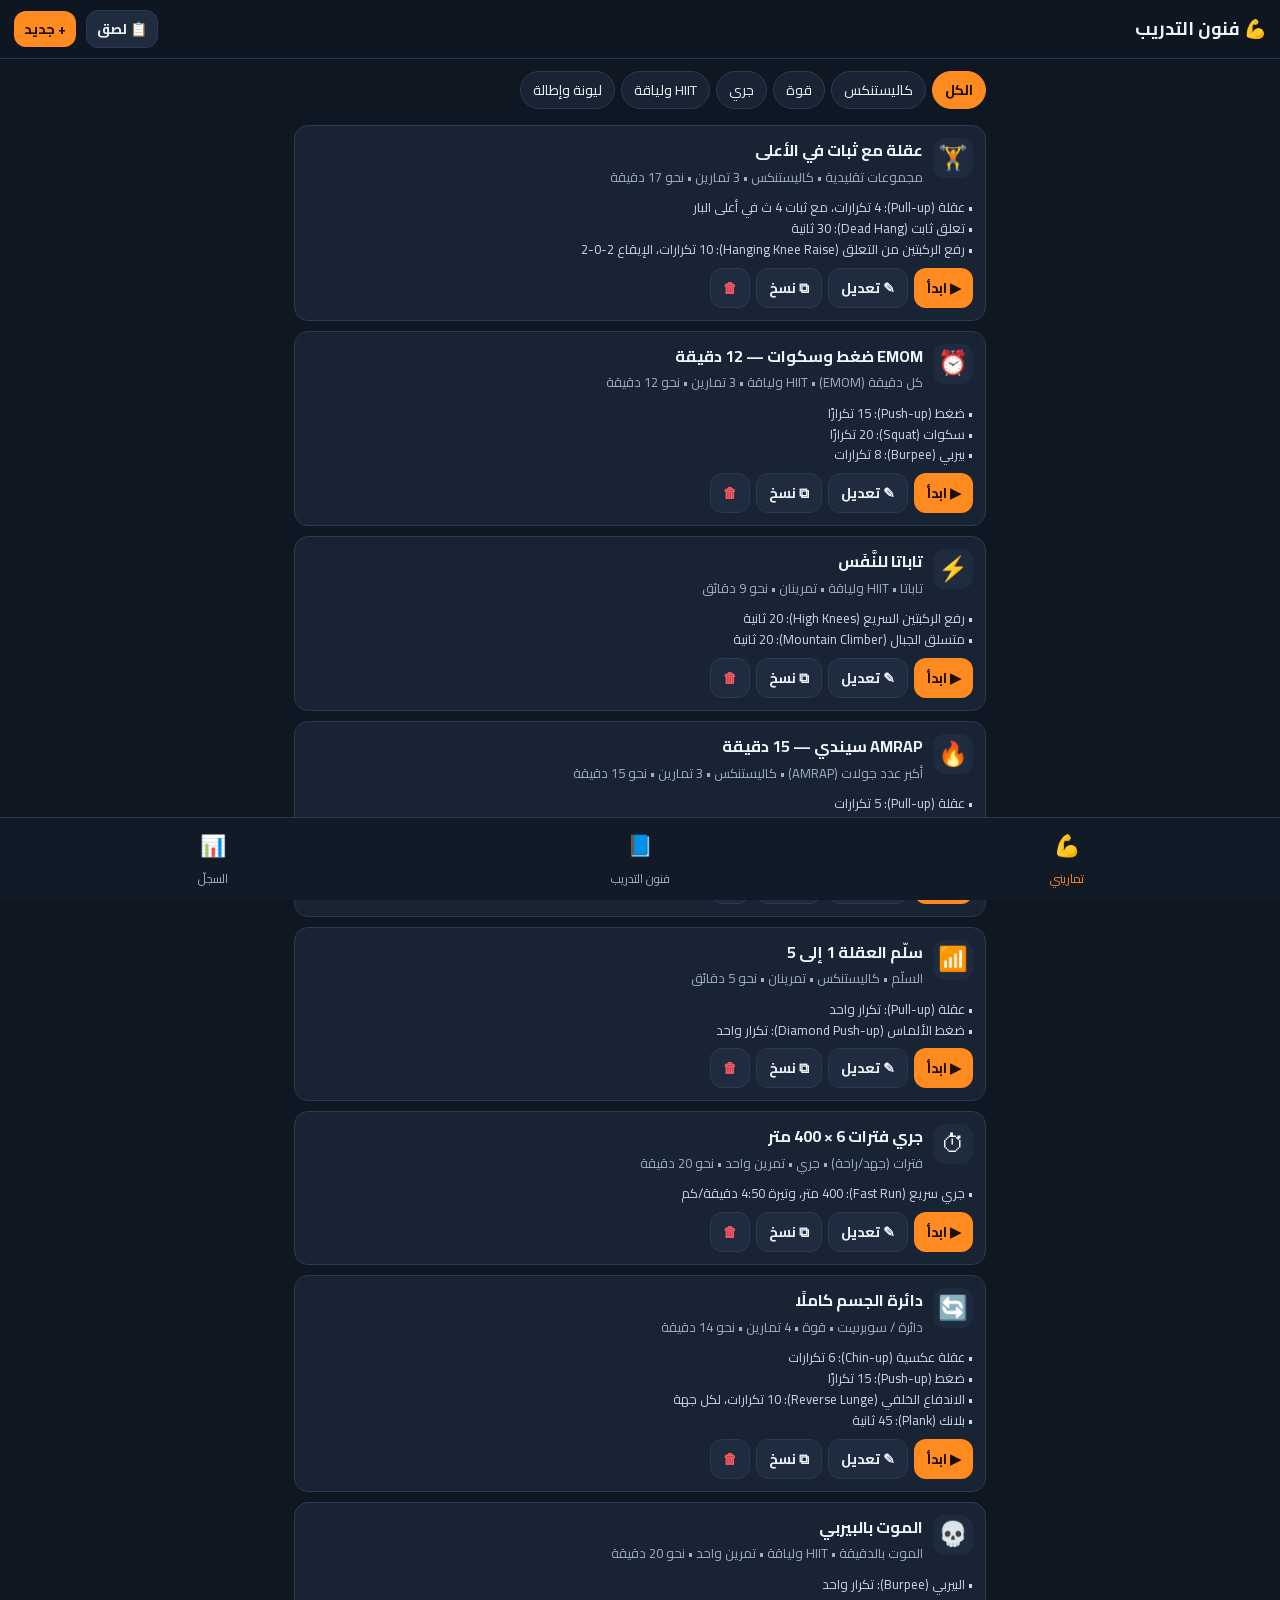
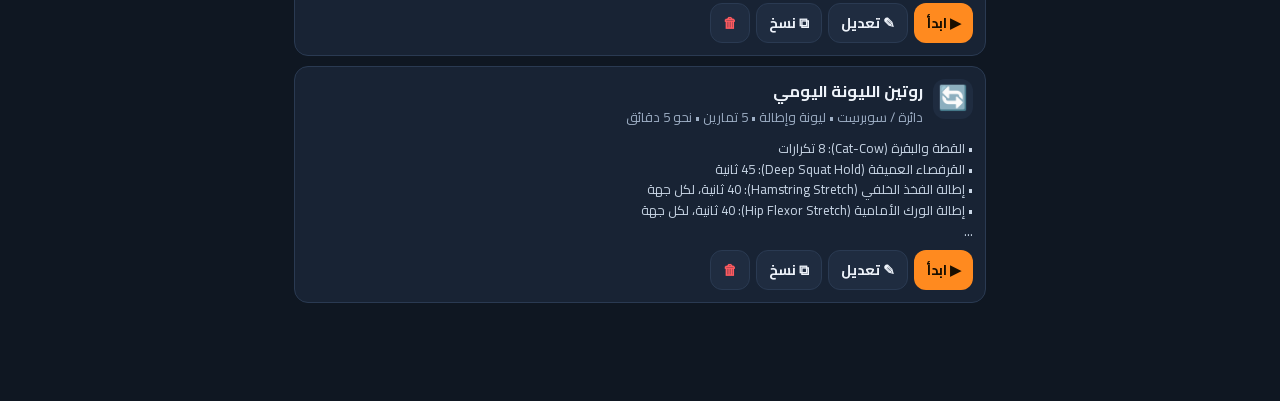
<file: funoon/src/main/assets/index.html>
<!DOCTYPE html>
<html lang="ar" dir="rtl">
<head>
<meta charset="utf-8">
<meta name="viewport" content="width=device-width, initial-scale=1, viewport-fit=cover">
<meta name="theme-color" content="#0f1722">
<title>فنون التدريب</title>
<style>@font-face { font-family: "Cairo"; src: url([data-uri]) format("woff"); font-weight: 400; unicode-range: U+0600-06FF, U+0750-077F, U+08A0-08FF, U+FB50-FDFF, U+FE70-FEFF, U+200C-200F, U+2010-2011, U+204F, U+2E41; }
@font-face { font-family: "Cairo"; src: url([data-uri]) format("woff"); font-weight: 700; unicode-range: U+0600-06FF, U+0750-077F, U+08A0-08FF, U+FB50-FDFF, U+FE70-FEFF, U+200C-200F, U+2010-2011, U+204F, U+2E41; }
@font-face { font-family: "Cairo"; src: url([data-uri]) format("woff"); font-weight: 400; unicode-range: U+0000-00FF, U+0131, U+0152-0153, U+02BB-02BC, U+02C6, U+02DA, U+02DC, U+2000-206F, U+2074, U+20AC, U+2122, U+2191, U+2193, U+2212, U+2215, U+FEFF, U+FFFD; }
@font-face { font-family: "Cairo"; src: url([data-uri]) format("woff"); font-weight: 700; unicode-range: U+0000-00FF, U+0131, U+0152-0153, U+02BB-02BC, U+02C6, U+02DA, U+02DC, U+2000-206F, U+2074, U+20AC, U+2122, U+2191, U+2193, U+2212, U+2215, U+FEFF, U+FFFD; }

:root {
  --bg: #0f1722; --card: #182334; --card2: #1f2c40; --line: #2a3a52;
  --tx: #eef3fa; --mut: #9fb0c6; --acc: #ff8a1f; --ok: #35c27a; --blue: #4ea3ff; --red: #ff5a5f; --pur: #a27cf0;
}
* { box-sizing: border-box; -webkit-tap-highlight-color: transparent; }
html, body { margin: 0; background: var(--bg); color: var(--tx); font-family: "Cairo", sans-serif; direction: rtl; }
body { padding-bottom: 76px; font-size: 16px; line-height: 1.6; }
body.playing { padding-bottom: 0; }
body.playing .nav { display: none; }
button { font-family: inherit; font-size: inherit; color: inherit; border: none; background: none; cursor: pointer; }
input, select, textarea { font-family: inherit; font-size: 16px; color: var(--tx); background: var(--card2); border: 1px solid var(--line); border-radius: 10px; padding: 8px 10px; width: 100%; }
input:focus, select:focus, textarea:focus { outline: none; border-color: var(--acc); }
textarea { height: 70px; direction: ltr; margin-top: 8px; }
.en { direction: ltr; unicode-bidi: isolate; color: var(--mut); font-size: .82em; }
.ltr { direction: ltr; unicode-bidi: isolate; display: inline-block; }
.small { font-size: 13px; color: var(--mut); }
.ok { color: var(--ok); }
.center { text-align: center; }
.sp { flex: 1; }
.row { display: flex; gap: 8px; align-items: center; }

.top { position: sticky; top: 0; z-index: 20; background: rgba(15,23,34,.96); padding: 10px 14px; border-bottom: 1px solid var(--line); display: flex; align-items: center; gap: 10px; }
.top h1 { font-size: 18px; margin: 0; flex: 1; font-weight: 700; }
.top .back { font-size: 22px; width: 36px; height: 36px; border-radius: 10px; background: var(--card); }
.wrap { padding: 12px 14px; max-width: 720px; margin: 0 auto; }
h2 { font-size: 17px; margin: 18px 0 6px; }

.nav { position: fixed; bottom: 0; left: 0; right: 0; z-index: 30; display: flex; background: #111b28; border-top: 1px solid var(--line); }
.nav button { flex: 1; padding: 8px 0 10px; font-size: 12px; color: var(--mut); display: flex; flex-direction: column; align-items: center; gap: 2px; }
.nav button .ic { font-size: 21px; }
.nav button.on { color: var(--acc); }

.btn { display: inline-block; background: var(--acc); color: #1a0f00; font-weight: 700; padding: 10px 18px; border-radius: 12px; }
.btn.sm { padding: 6px 12px; font-size: 14px; }
.btn.full { display: block; width: 100%; text-align: center; margin-top: 10px; }
.btn.ghost { background: var(--card2); color: var(--tx); border: 1px solid var(--line); }
.btn.ok { background: var(--ok); color: #04210f; }
.danger { color: var(--red) !important; }
.ib { width: 34px; height: 34px; border-radius: 9px; background: var(--card2); border: 1px solid var(--line); flex: none; font-size: 14px; }
.card { background: var(--card); border-radius: 14px; padding: 12px 14px; margin: 10px 0; border: 1px solid var(--line); }
.hero { background: linear-gradient(135deg, #1d3557, #0f1722); border-color: #2b4a75; }
.big2 { font-size: 22px; font-weight: 700; }
.empty { text-align: center; color: var(--mut); padding: 40px 10px; }
.fic { font-size: 24px; width: 40px; height: 40px; border-radius: 12px; background: var(--card2); display: inline-flex; align-items: center; justify-content: center; flex: none; }

.fchips { display: flex; gap: 6px; overflow-x: auto; padding-bottom: 6px; }
.fc { white-space: nowrap; padding: 5px 12px; border-radius: 20px; background: var(--card); border: 1px solid var(--line); font-size: 14px; }
.fc.on { background: var(--acc); color: #1a0f00; border-color: var(--acc); font-weight: 700; }
.wcard { background: var(--card); border: 1px solid var(--line); border-radius: 14px; padding: 12px; margin: 10px 0; }
.wh { display: flex; gap: 10px; align-items: flex-start; }
.wex { font-size: 13px; color: #c9d6e6; margin: 8px 0; }
.wbtns { display: flex; gap: 6px; flex-wrap: wrap; }

/* المنشئ */
.ef { display: inline-flex; flex-direction: column; gap: 2px; width: calc(50% - 5px); margin: 4px 0; vertical-align: top; }
.ef.w { width: 100%; }
.ef span { font-size: 12px; color: var(--mut); }
.efs { display: flex; flex-wrap: wrap; gap: 0 10px; }
.fgrid { display: grid; grid-template-columns: repeat(2, 1fr); gap: 8px; }
.fbtn { display: flex; align-items: center; gap: 8px; padding: 8px; border-radius: 12px; background: var(--card); border: 1px solid var(--line); text-align: right; font-size: 14px; font-weight: 700; }
.fbtn .fic { width: 32px; height: 32px; font-size: 18px; }
.fbtn.on { border-color: var(--acc); background: #2a2216; }
.fdesc { background: #1b2a3f; border-right: 4px solid var(--blue); padding: 8px 12px; border-radius: 8px; font-size: 14px; margin: 10px 0; }
.hint { font-size: 12px; color: #ffcc8f; margin: 4px 0; }
.excard { background: var(--card); border: 1px solid var(--line); border-radius: 14px; padding: 10px; margin: 10px 0; }
.exh { display: flex; gap: 6px; align-items: center; }
.exh .no { width: 26px; height: 26px; border-radius: 50%; background: var(--acc); color: #1a0f00; font-weight: 700; display: flex; align-items: center; justify-content: center; flex: none; font-size: 13px; }
.exname { font-weight: 700; }
.modes { display: flex; flex-wrap: wrap; gap: 6px; margin: 8px 0 4px; }
.md { padding: 5px 10px; border-radius: 10px; background: var(--card2); border: 1px solid var(--line); font-size: 13px; }
.md.on { background: var(--blue); color: #04121f; border-color: var(--blue); font-weight: 700; }
.tg { display: flex; align-items: center; gap: 10px; margin-top: 6px; font-size: 14px; }
.sw { width: 40px; height: 24px; border-radius: 12px; background: #3a4a60; position: relative; flex: none; }
.sw::after { content: ""; position: absolute; top: 3px; right: 3px; width: 18px; height: 18px; border-radius: 50%; background: #fff; transition: right .2s; }
.tg.on .sw { background: var(--acc); }
.tg.on .sw::after { right: 19px; }
.prev { font-size: 13px; color: #bff0d2; background: #14361f; border-radius: 8px; padding: 4px 10px; margin-top: 8px; }
ol.stl { padding-right: 22px; font-size: 13px; margin: 8px 0 0; }
ol.stl li { margin: 3px 0; }
ul.rules { padding-right: 20px; margin: 4px 0; }
ul.rules li { margin: 5px 0; font-size: 14px; }

/* المشغّل */
.player { min-height: 100vh; display: flex; flex-direction: column; background: var(--bg); }
.ptop { display: flex; align-items: center; gap: 10px; padding: 10px 14px; border-bottom: 1px solid var(--line); }
.pbody { flex: 1; display: flex; flex-direction: column; align-items: center; justify-content: center; text-align: center; padding: 16px; }
.ptype { font-size: 14px; font-weight: 700; padding: 3px 14px; border-radius: 20px; background: var(--card2); }
.plabel { font-size: 26px; font-weight: 700; margin-top: 10px; line-height: 1.4; }
.psub { font-size: 16px; color: var(--mut); margin-top: 4px; }
.pbig { font-size: 56px; font-weight: 700; color: var(--acc); direction: ltr; min-height: 10px; }
.pclock { font-size: 80px; font-weight: 700; direction: ltr; font-variant-numeric: tabular-nums; line-height: 1.2; }
.pclock .small { font-size: 16px; }
.pclock #pl-up { font-size: 30px; }
.pbarw { width: 80%; max-width: 360px; height: 10px; background: #233246; border-radius: 6px; overflow: hidden; margin: 8px 0; }
.pbarw i { display: block; height: 100%; width: 0; background: var(--acc); }
.pnote { font-size: 14px; color: #ffcc8f; }
.plist { font-size: 16px; text-align: right; margin-top: 8px; }
.pnext { font-size: 14px; color: var(--mut); margin-top: 10px; }
.pctl { padding: 10px 14px 18px; }
.pmain { width: 100%; padding: 16px; border-radius: 16px; background: var(--acc); color: #1a0f00; font-size: 22px; font-weight: 700; }
.prow { display: grid; grid-template-columns: repeat(4, 1fr); gap: 6px; margin-top: 8px; }
.prow button { padding: 10px 2px; border-radius: 12px; background: var(--card2); border: 1px solid var(--line); font-size: 13px; }
.pend { width: 100%; margin-top: 8px; padding: 8px; color: var(--red); font-size: 14px; }
.t-rest .pclock, .t-gap .pclock { color: var(--ok); }
.t-rest .pbarw i, .t-gap .pbarw i { background: var(--ok); }
.t-hold .pclock { color: var(--blue); }
.t-hold .pbarw i { background: var(--blue); }
.t-work .pclock, .t-emom .pclock, .t-amrap .pclock { color: var(--acc); }
.t-rest .ptype, .t-gap .ptype { background: #14361f; color: #bff0d2; }
.t-hold .ptype { background: #13304d; color: #bfe0ff; }
.t-work .ptype, .t-emom .ptype, .t-amrap .ptype, .t-manual .ptype, .t-stopwatch .ptype { background: #3a2610; color: #ffcc8f; }
.t-rest .pmain, .t-gap .pmain { background: var(--card2); color: var(--tx); border: 1px solid var(--line); }
.paused .pclock { opacity: .4; }

.toast { position: fixed; bottom: 90px; left: 50%; transform: translateX(-50%); background: #26364d; padding: 10px 18px; border-radius: 12px; z-index: 60; opacity: 0; transition: opacity .3s; pointer-events: none; font-size: 15px; white-space: nowrap; }
.toast.show { opacity: 1; }

textarea.big { height: 200px; direction: rtl; font-size: 15px; line-height: 1.7; margin-top: 10px; }
.warnc { background: #2a2216; border-color: #6a4a1a; font-size: 13px; color: #ffcc8f; }
.top .btn.sm { padding: 5px 10px; }
</style>
</head>
<body>
<div id="app"></div>
<nav class="nav">
  <button data-tab="list"><span class="ic">💪</span>تماريني</button>
  <button data-tab="formats"><span class="ic">📘</span>فنون التدريب</button>
  <button data-tab="history"><span class="ic">📊</span>السجلّ</button>
</nav>
<div class="toast" id="toast"></div>
<script>'use strict';
/* =====================================================================
   محرّك «فنون التدريب»: أنواع التمارين، وأنواع التدريب، وتحويلها إلى خطوات
   ===================================================================== */

const ORD = ['الأولى', 'الثانية', 'الثالثة', 'الرابعة', 'الخامسة', 'السادسة', 'السابعة', 'الثامنة', 'التاسعة', 'العاشرة'];

/* أنواع التمرين الواحد */
const MODES = {
  reps: { ar: 'تكرارات', ic: '🔁' },
  time: { ar: 'وقت', ic: '⏱' },
  reps_hold: { ar: 'تكرارات + ثبات', ic: '🔁⏸' },
  time_reps: { ar: 'وقت بهدف تكرارات', ic: '⏱🎯' },
  distance: { ar: 'مسافة', ic: '📏' },
};

/* فئات التدريب */
const CATEGORIES = ['كاليستنكس', 'قوة', 'قوة انفجارية', 'جري', 'HIIT ولياقة', 'تحمّل', 'ليونة وإطالة', 'قتالية', 'إحماء', 'أخرى'];

function num(v, d) { const n = parseFloat(v); return isFinite(n) && n >= 0 ? n : d; }
function int(v, d) { const n = parseInt(v, 10); return isFinite(n) && n >= 0 ? n : d; }
function secTxt(s) {
  s = Math.round(s);
  if (s < 60) return s + ' ثانية';
  const m = Math.floor(s / 60), r = s % 60;
  if (r) return m + ':' + (r < 10 ? '0' : '') + r + ' دقيقة';
  return m === 1 ? 'دقيقة' : (m === 2 ? 'دقيقتان' : (m <= 10 ? m + ' دقائق' : m + ' دقيقة'));
}
function repsTxt(n) {
  n = int(n, 0);
  if (n === 1) return 'تكرار واحد';
  if (n === 2) return 'تكراران';
  if (n >= 3 && n <= 10) return n + ' تكرارات';
  return n + ' تكرارًا';
}

/* وصف التمرين بنص عربي واضح */
function describe(ex, repsOverride) {
  const reps = repsOverride != null ? repsOverride : int(ex.reps, 0);
  let t = '';
  switch (ex.mode) {
    case 'time': t = secTxt(num(ex.secs, 30)); break;
    case 'reps_hold': t = repsTxt(reps) + '، مع ثبات ' + num(ex.hold, 3) + ' ث' + (ex.where ? ' في ' + ex.where : ''); break;
    case 'time_reps': t = secTxt(num(ex.secs, 30)) + (reps ? '، الهدف ' + repsTxt(reps) : ''); break;
    case 'distance': t = int(ex.dist, 0) + ' متر' + (ex.pace ? '، وتيرة ' + ex.pace : ''); break;
    default: t = repsTxt(reps);
  }
  if (ex.side) t += '، لكل جهة';
  if (ex.tempo) t += '، الإيقاع ' + ex.tempo;
  if (ex.load) t += ' (' + ex.load + ')';
  return t;
}

/* خطوات أداء التمرين مرة واحدة (جولة واحدة) */
function perform(ex, opt) {
  opt = opt || {};
  const name = ex.name || 'تمرين';
  const reps = opt.reps != null ? opt.reps : int(ex.reps, 0);
  const tag = opt.tag ? opt.tag + ' • ' : '';
  const note = [ex.tempo ? 'الإيقاع ' + ex.tempo : '', ex.load || '', ex.notes || ''].filter(Boolean).join(' — ');
  const sides = ex.side ? ['الجهة اليمنى', 'الجهة اليسرى'] : [''];
  const out = [];
  sides.forEach((sd, si) => {
    const sdt = sd ? ' — ' + sd : '';
    if (si > 0) out.push({ type: 'gap', secs: 5, label: 'بدّل الجهة', sub: name + ' — ' + sd, ex: name });
    switch (ex.mode) {
      case 'time':
        out.push({ type: 'work', secs: num(ex.secs, 30), label: name + sdt, sub: tag + describe(ex, reps), note, ex: name });
        break;
      case 'time_reps':
        out.push({ type: 'work', secs: num(ex.secs, 30), label: name + sdt, sub: tag + describe(ex, reps), big: reps ? '🎯 ' + reps : '', note, ex: name });
        break;
      case 'reps_hold': {
        const hold = num(ex.hold, 3), gap = Math.max(1, num(ex.gap, 3));
        const where = ex.where ? ' في ' + ex.where : '';
        for (let r = 1; r <= Math.max(1, reps); r++) {
          out.push({ type: 'gap', secs: r === 1 ? Math.max(3, gap) : gap, label: r === 1 ? 'استعد: ' + name + sdt : 'انزل، ثم اصعد للتكرار ' + r,
            sub: tag + 'التكرار ' + r + ' من ' + Math.max(1, reps), ex: name });
          out.push({ type: 'hold', secs: hold, label: 'ثبّت' + where, sub: tag + name + sdt + ' — التكرار ' + r + ' من ' + Math.max(1, reps), big: r + '/' + Math.max(1, reps), note, ex: name });
        }
        break;
      }
      case 'distance':
        out.push({ type: 'manual', label: name + sdt, sub: tag + describe(ex, reps), big: int(ex.dist, 0) + ' م', note, ex: name });
        break;
      default:
        out.push({ type: 'manual', label: name + sdt, sub: tag + describe(ex, reps), big: String(reps), note, ex: name });
    }
  });
  return out;
}
function rest(secs, label) { return { type: 'rest', secs: Math.max(1, secs), label: label || 'راحة' }; }

/* ============ أنواع التدريب ============ */
const FORMATS = {
  straight: {
    ar: 'مجموعات تقليدية', en: 'Straight Sets', ic: '🏋️',
    desc: 'تؤدّي جولات التمرين الأول كلها مع راحة بينها، ثم تنتقل إلى التمرين التالي. أنسب نوع لبناء القوة والحجم وتعلّم الحركات.',
    params: [{ k: 'restEx', ar: 'راحة بين التمارين (ثانية)', def: 120 }],
    exFields: ['sets', 'rest'],
    compile(w) {
      const s = []; const exs = w.exercises;
      exs.forEach((ex, i) => {
        const sets = Math.max(1, int(ex.sets, 3));
        for (let k = 1; k <= sets; k++) {
          s.push(...perform(ex, { tag: 'الجولة ' + (ORD[k - 1] || k) + ' من ' + sets }));
          if (k < sets) s.push(rest(num(ex.rest, 90), 'راحة بين الجولات'));
        }
        if (i < exs.length - 1) s.push(rest(num(w.p.restEx, 120), 'راحة قبل التمرين التالي'));
      });
      return s;
    },
  },
  circuit: {
    ar: 'دائرة / سوبرسِت', en: 'Circuit / Superset', ic: '🔄',
    desc: 'تؤدّي التمارين واحدًا بعد الآخر دون راحة أو براحة قصيرة، ثم ترتاح بعد الجولة كاملة. تمريـنان متتاليان = سوبرسِت. يجمع القوة والنَّفَس ويوفّر الوقت.',
    params: [{ k: 'rounds', ar: 'عدد الجولات', def: 3 }, { k: 'restEx', ar: 'راحة بين التمارين (ثانية)', def: 15 }, { k: 'restRound', ar: 'راحة بين الجولات (ثانية)', def: 90 }],
    compile(w) {
      const s = [], exs = w.exercises, R = Math.max(1, int(w.p.rounds, 3));
      for (let r = 1; r <= R; r++) {
        exs.forEach((ex, i) => {
          s.push(...perform(ex, { tag: 'الجولة ' + r + ' من ' + R }));
          if (i < exs.length - 1 && num(w.p.restEx, 0) > 0) s.push(rest(num(w.p.restEx, 15), 'انتقال'));
        });
        if (r < R) s.push(rest(num(w.p.restRound, 90), 'راحة بين الجولات'));
      }
      return s;
    },
  },
  emom: {
    ar: 'كل دقيقة (EMOM)', en: 'Every Minute On the Minute', ic: '⏰',
    desc: 'في بداية كل دقيقة تؤدّي العدد المطلوب، وما بقي من الدقيقة راحة. إن كتبت أكثر من تمرين تتناوب عليها الدقائق. ممتاز لحجم كبير بجودة ثابتة.',
    params: [{ k: 'minutes', ar: 'المدة الكلية (دقيقة)', def: 12 }, { k: 'every', ar: 'طول الفترة (ثانية) — 60 = كل دقيقة', def: 60 }],
    compile(w) {
      const s = [], exs = w.exercises, every = Math.max(10, num(w.p.every, 60));
      const count = Math.max(1, Math.floor(num(w.p.minutes, 12) * 60 / every));
      for (let m = 0; m < count; m++) {
        const ex = exs[m % exs.length];
        s.push({ type: 'emom', secs: every, label: 'الفترة ' + (m + 1) + ' من ' + count, sub: (ex.name || '') + ' — ' + describe(ex), big: ex.mode === 'reps' || ex.mode === 'reps_hold' ? String(int(ex.reps, 0)) : '', ex: ex.name });
      }
      return s;
    },
  },
  amrap: {
    ar: 'أكبر عدد جولات (AMRAP)', en: 'As Many Rounds As Possible', ic: '🔥',
    desc: 'تكرّر قائمة التمارين أكثر عدد ممكن من الجولات خلال وقت محدد، وتضغط «+ جولة» كلما أنهيت جولة. يقيس اللياقة ويتحدّاها.',
    params: [{ k: 'minutes', ar: 'المدة (دقيقة)', def: 15 }],
    compile(w) {
      return [{ type: 'amrap', secs: Math.max(1, num(w.p.minutes, 15)) * 60, label: 'AMRAP — ' + num(w.p.minutes, 15) + ' دقيقة', list: w.exercises.map((e) => (e.name || '') + ': ' + describe(e)) }];
    },
  },
  tabata: {
    ar: 'تاباتا', en: 'Tabata', ic: '⚡',
    desc: '20 ثانية بأقصى جهد، ثم 10 ثوانٍ راحة، 8 مرات (4 دقائق) لكل تمرين. شديد جدًا ويرفع اللياقة القلبية بسرعة.',
    params: [{ k: 'work', ar: 'الجهد (ثانية)', def: 20 }, { k: 'rest', ar: 'الراحة (ثانية)', def: 10 }, { k: 'rounds', ar: 'الجولات لكل تمرين', def: 8 }, { k: 'restEx', ar: 'راحة بين التمارين (ثانية)', def: 60 }],
    compile(w) {
      const s = [], exs = w.exercises, N = Math.max(1, int(w.p.rounds, 8));
      exs.forEach((ex, i) => {
        for (let r = 1; r <= N; r++) {
          s.push({ type: 'work', secs: Math.max(1, num(w.p.work, 20)), label: ex.name || 'تمرين', sub: 'الجولة ' + r + ' من ' + N + ' — بأقصى جهد', ex: ex.name });
          if (r < N) s.push(rest(num(w.p.rest, 10)));
        }
        if (i < exs.length - 1) s.push(rest(num(w.p.restEx, 60), 'راحة قبل التمرين التالي'));
      });
      return s;
    },
  },
  intervals: {
    ar: 'فترات (جهد/راحة)', en: 'Intervals / HIIT', ic: '⏱',
    desc: 'فترة جهد ثم فترة راحة، لعدد من الجولات، والتمارين تتناوب على الجولات. اكتب وقت الجهد 0 لتنفّذ تمرين كل جولة بعدده أو مسافته (مثل جري 400 م) ثم الراحة.',
    params: [{ k: 'work', ar: 'الجهد (ثانية) — 0 = حسب التمرين', def: 40 }, { k: 'rest', ar: 'الراحة (ثانية)', def: 20 }, { k: 'rounds', ar: 'عدد الجولات', def: 8 }],
    compile(w) {
      const s = [], exs = w.exercises, N = Math.max(1, int(w.p.rounds, 8)), W = num(w.p.work, 40);
      for (let r = 0; r < N; r++) {
        const ex = exs[r % exs.length], tag = 'الجولة ' + (r + 1) + ' من ' + N;
        if (W > 0) s.push({ type: 'work', secs: W, label: ex.name || 'تمرين', sub: tag, ex: ex.name });
        else s.push(...perform(ex, { tag }));
        if (r < N - 1) s.push(rest(num(w.p.rest, 20)));
      }
      return s;
    },
  },
  fortime: {
    ar: 'ضد الساعة', en: 'For Time', ic: '🏁',
    desc: 'تنهي قائمة التمارين كلها بأسرع وقت ممكن، وتسجّل زمنك. يمكن وضع حدّ أقصى للوقت. مناسب لمقارنة نفسك بنفسك أسبوعًا بعد أسبوع.',
    params: [{ k: 'rounds', ar: 'عدد الجولات', def: 1 }, { k: 'cap', ar: 'الحدّ الأقصى (دقيقة) — 0 بلا حد', def: 0 }],
    compile(w) {
      const R = Math.max(1, int(w.p.rounds, 1));
      const list = w.exercises.map((e) => (e.name || '') + ': ' + describe(e));
      return [{ type: 'stopwatch', cap: num(w.p.cap, 0) * 60, label: 'ضد الساعة' + (R > 1 ? ' — ' + R + ' جولات' : ''), list }];
    },
  },
  ladder: {
    ar: 'السلّم', en: 'Ladder', ic: '📶',
    desc: 'يزيد العدد في كل درجة: 1 ثم 2 ثم 3... وتؤدّي كل التمارين بعدد الدرجة. يجمع حجمًا كبيرًا دون أن تصل إلى الفشل مبكرًا.',
    params: [{ k: 'from', ar: 'من', def: 1 }, { k: 'to', ar: 'إلى', def: 5 }, { k: 'step', ar: 'الزيادة', def: 1 }, { k: 'rest', ar: 'راحة بين الدرجات (ثانية)', def: 45 }],
    seq(w) {
      const a = int(w.p.from, 1), b = int(w.p.to, 5), st = Math.max(1, int(w.p.step, 1)), out = [];
      if (a <= b) for (let x = a; x <= b; x += st) out.push(x); else for (let x = a; x >= b; x -= st) out.push(x);
      return out.slice(0, 60);
    },
    compile(w) {
      const s = [], seq = this.seq(w), exs = w.exercises;
      seq.forEach((k, j) => {
        exs.forEach((ex) => s.push(...perform(ex, { reps: k, tag: 'الدرجة ' + (j + 1) + ' من ' + seq.length + ' (' + k + ')' })));
        if (j < seq.length - 1) s.push(rest(num(w.p.rest, 45), 'راحة بين الدرجات'));
      });
      return s;
    },
  },
  pyramid: {
    ar: 'الهرم', en: 'Pyramid', ic: '🔺',
    desc: 'يصعد العدد حتى القمة ثم ينزل: 2، 4، 6، 8، 6، 4، 2. يجمع الصعوبة في الوسط والحجم في الطرفين.',
    params: [{ k: 'from', ar: 'البداية', def: 2 }, { k: 'top', ar: 'القمة', def: 8 }, { k: 'step', ar: 'الزيادة', def: 2 }, { k: 'rest', ar: 'راحة بين المستويات (ثانية)', def: 60 }],
    seq(w) {
      const a = Math.max(1, int(w.p.from, 2)), t = Math.max(a, int(w.p.top, 8)), st = Math.max(1, int(w.p.step, 2)), up = [];
      for (let x = a; x <= t; x += st) up.push(x);
      if (up[up.length - 1] !== t) up.push(t);
      return up.concat(up.slice(0, -1).reverse()).slice(0, 60);
    },
    compile(w) {
      const s = [], seq = this.seq(w), exs = w.exercises;
      seq.forEach((k, j) => {
        exs.forEach((ex) => s.push(...perform(ex, { reps: k, tag: 'المستوى ' + (j + 1) + ' من ' + seq.length + ' (' + k + ')' })));
        if (j < seq.length - 1) s.push(rest(num(w.p.rest, 60), 'راحة'));
      });
      return s;
    },
  },
  deathby: {
    ar: 'الموت بالدقيقة', en: 'Death By', ic: '💀',
    desc: 'في الدقيقة الأولى تكرار واحد، وفي الثانية تكراران، وهكذا تزيد كل دقيقة، حتى لا تستطيع إكمال العدد داخل الدقيقة. نتيجتك عدد الدقائق التي أكملتها.',
    params: [{ k: 'start', ar: 'عدد البداية', def: 1 }, { k: 'add', ar: 'الزيادة كل دقيقة', def: 1 }, { k: 'max', ar: 'أقصى عدد دقائق', def: 20 }],
    compile(w) {
      const ex = w.exercises[0], s = [], st = Math.max(1, int(w.p.start, 1)), ad = Math.max(1, int(w.p.add, 1));
      for (let m = 0; m < Math.max(1, int(w.p.max, 20)); m++) {
        const n = st + m * ad;
        s.push({ type: 'emom', secs: 60, deathby: true, label: 'الدقيقة ' + (m + 1), sub: (ex.name || '') + ' — ' + repsTxt(n), big: String(n), ex: ex.name });
      }
      return s;
    },
  },
};

/* معلومات إضافية في صفحة «فنون التدريب» عن أساليب تُنفَّذ بالأنواع أعلاه */
const EXTRA_METHODS = [
  ['العناقيد (Cluster Sets)', 'تقسيم الجولة إلى أجزاء صغيرة براحة قصيرة (15 إلى 20 ثانية) بينها، مثل 2+2+2 عقلات. نفّذها بنوع «المجموعات التقليدية» مع جولات كثيرة وراحة قصيرة.'],
  ['الراحة والتوقف (Rest-Pause)', 'جولة قريبة من الحد، ثم راحة 15 ثانية، ثم تكرارات إضافية. نفّذها بنوع «المجموعات التقليدية».'],
  ['الشد المستمر والثبات (Isometrics)', 'ثبات في وضع معيّن (بلانك، جلوس الحائط، تعلق). اكتب التمرين بنوع «وقت»، أو «تكرارات + ثبات» لثبات في كل تكرار.'],
  ['الإيقاع البطيء (Tempo)', 'تتحكم في سرعة النزول والصعود، مثل 3-1-1 (3 ثوانٍ نزول، ثانية توقف، ثانية صعود). اكتبه في خانة «الإيقاع» لأي تمرين.'],
  ['الفارتليك (Fartlek)', 'جري متواصل تتخلله تسارعات حرّة. نفّذه بنوع «الفترات» مع جهد 30 إلى 60 ثانية وراحة جري هادئ.'],
  ['الجري الهادئ الطويل (Zone 2)', 'جري طويل بنَفَس مريح لبناء القلب. اكتبه تمرينًا بنوع «وقت» (مثل 45 دقيقة) في «مجموعات تقليدية» بجولة واحدة.'],
  ['البليومترك (Plyometrics)', 'قفز وحركات انفجارية بتكرارات قليلة وراحة كاملة. نفّذها بنوع «المجموعات التقليدية» وفي أول الجلسة.'],
  ['التمرين المتصاعد (Chipper)', 'قائمة طويلة من تمارين مختلفة تنهيها مرة واحدة. نفّذه بنوع «ضد الساعة».'],
];

function compileWorkout(w) {
  const f = FORMATS[w.format];
  if (!f || !w.exercises || !w.exercises.length) return [];
  w.p = w.p || {};
  const steps = f.compile.call(f, w);
  // نص «التالي» في كل راحة
  for (let i = 0; i < steps.length; i++) {
    if (steps[i].type === 'rest') {
      const nx = steps[i + 1];
      steps[i].sub = nx ? 'التالي: ' + nx.label + (nx.sub ? ' — ' + nx.sub : '') : '';
    }
  }
  return steps;
}

/* تقدير المدة بالثواني (التكرار اليدوي = 3 ثوانٍ لكل تكرار تقريبًا) */
function estimateTxt(w) {
  const m = Math.max(1, Math.round(estimate(w) / 60));
  return m === 1 ? 'دقيقة' : (m === 2 ? 'دقيقتان' : (m <= 10 ? m + ' دقائق' : m + ' دقيقة'));
}
function estimate(w) {
  const st = compileWorkout(w);
  let t = 0;
  st.forEach((s) => {
    if (s.secs) t += s.secs;
    else if (s.type === 'manual') { const n = parseInt(s.big, 10) || 10; t += /م$/.test(s.big || '') ? n / 3.3 : Math.max(10, n * 3); }
    else if (s.type === 'stopwatch') t += s.cap || 600;
  });
  return t;
}

if (typeof module !== 'undefined') module.exports = { FORMATS, MODES, CATEGORIES, EXTRA_METHODS, compileWorkout, estimate, describe, perform, secTxt, repsTxt };
</script>
<script>'use strict';
/* مكتبة أسماء التمارين للاقتراح أثناء الكتابة (يمكنك كتابة أي اسم آخر) */
const LIBRARY = [
  // العقلة والسحب
  'عقلة (Pull-up)', 'عقلة عكسية (Chin-up)', 'عقلة واسعة (Wide Pull-up)', 'عقلة ضيقة (Close-grip Pull-up)', 'عقلة سريعة الصعود (Explosive Pull-up)',
  'عقلة الأرتشر (Archer Pull-up)', 'عقلة الآلة الكاتبة (Typewriter Pull-up)', 'عقلة بنزول بطيء (Negative Pull-up)', 'عقلة بتوقف في الأعلى (Pause Pull-up)',
  'المسل أب (Muscle-up)', 'تعلق ثابت (Dead Hang)', 'تعلق نشط (Active Hang)', 'تعلق بذراعين مثنيتين (Flexed-Arm Hang)', 'تعلق بيد واحدة (One-Arm Hang)',
  'سحب لوح الكتف (Scapular Pull)', 'تجديف مقلوب (Inverted Row)', 'الفرونت ليفر المنكمش (Tuck Front Lever)', 'الفرونت ليفر (Front Lever)',
  // الدفع
  'ضغط (Push-up)', 'ضغط ضيق (Close-grip Push-up)', 'ضغط الألماس (Diamond Push-up)', 'ضغط واسع (Wide Push-up)', 'ضغط بقدمين مرفوعتين (Decline Push-up)',
  'ضغط على مرتفع (Incline Push-up)', 'ضغط انفجاري (Explosive Push-up)', 'ضغط بالتصفيق (Clap Push-up)', 'ضغط الأرتشر (Archer Push-up)', 'ضغط شبه بلانش (Pseudo Planche Push-up)',
  'ضغط الكتف المقلوب (Pike Push-up)', 'ضغط الوقوف على اليدين (Handstand Push-up)', 'ضغط بإيقاع بطيء (Tempo Push-up)', 'تثبيت أسفل الضغط (Push-up Bottom Hold)',
  'غطس الحافة (Bench Dip)', 'غطس البار المستقيم (Straight-Bar Dip)', 'غطس المتوازي (Parallel Bar Dip)', 'تثبيت الدعم على البار (Bar Support Hold)', 'الوقوف على اليدين على الحائط (Wall Handstand)',
  // الأرجل
  'سكوات (Squat)', 'سكوات بإيقاع بطيء (Tempo Squat)', 'سكوات بتوقف (Pause Squat)', 'قفز السكوات (Squat Jump)', 'السكوات البلغاري (Bulgarian Split Squat)',
  'الاندفاع الأمامي (Forward Lunge)', 'الاندفاع الخلفي (Reverse Lunge)', 'الاندفاع المشي (Walking Lunge)', 'الاندفاع بالقفز (Jumping Lunge)', 'سكوات البيستول (Pistol Squat)',
  'سكوات الروبيان (Shrimp Squat)', 'القرفصاء الجانبية (Cossack Squat)', 'جلوس الحائط (Wall Sit)', 'النزول البطيء عن درجة (Step-Down)', 'الصعود على درجة (Step-up)',
  'رفع الكعب (Calf Raise)', 'رفع الكعب بقدم واحدة (Single-Leg Calf Raise)', 'رفع مقدّمة القدم (Tibialis Raise)', 'جسر الورك (Glute Bridge)', 'جسر الورك بقدم واحدة (Single-Leg Glute Bridge)',
  'الرفع الرومانياني بقدم واحدة (Single-Leg RDL)', 'الانحناء الإسكندنافي (Nordic Curl)',
  // القفز والانفجار
  'القفز العريض (Broad Jump)', 'قفز الركبتين للصدر (Tuck Jump)', 'القفز الجانبي (Lateral Bound)', 'القفزات المتتالية (Bounding)', 'قفز بقدم واحدة (Single-Leg Hop)',
  'قفزات الكاحل (Pogo Hops)', 'قفز الصندوق (Box Jump)', 'البيربي (Burpee)', 'بيربي مع عقلة (Burpee Pull-up)', 'قفز النجمة (Star Jump)', 'قفز الحبل (Jump Rope)',
  // الجذع
  'بلانك (Plank)', 'بلانك جانبي (Side Plank)', 'بلانك عالي التوتر (RKC Plank)', 'وضع الجسم المقعّر (Hollow Body Hold)', 'هزّ الجسم المقعّر (Hollow Rock)',
  'المشي باليدين من البلانك (Plank Walkout)', 'عجلة البطن (Ab Wheel Rollout)', 'رفع الركبتين من التعلق (Hanging Knee Raise)', 'رفع الساقين من التعلق (Hanging Leg Raise)',
  'من القدمين إلى البار (Toes-to-Bar)', 'الجلوس على شكل L (L-sit)', 'متسلق الجبال (Mountain Climber)', 'الحشرة الميتة (Dead Bug)', 'الطائر والكلب (Bird Dog)', 'الجلوس الروسي (Russian Twist)', 'الرجل الخارق (Superman)',
  // الجري واللياقة
  'جري (Run)', 'جري هادئ (Easy Run)', 'جري ثابت (Tempo Run)', 'جري سريع (Fast Run)', 'سرعة قصوى (Sprint)', 'انطلاقات (Strides)', 'تسارع (Acceleration Sprint)', 'جري صعود مرتفع (Hill Sprint)',
  'رفع الركبتين السريع (High Knees)', 'الوثب التبادلي (A-Skip)', 'المشي برفع الركبة (A-March)', 'ركل المؤخرة (Butt Kicks)', 'مشي سريع (Brisk Walk)', 'زحف الدب (Bear Crawl)', 'الملاكمة في الهواء (Shadow Boxing)',
  // الليونة
  'القطة والبقرة (Cat-Cow)', 'القرفصاء العميقة (Deep Squat Hold)', 'إطالة الفخذ الخلفي (Hamstring Stretch)', 'إطالة الفخذ الأمامي (Quad Stretch)', 'إطالة الورك الأمامية (Hip Flexor Stretch)',
  'وضع الحمامة (Pigeon Pose)', 'دوران الصدر (Thoracic Rotation)', 'تمديد الصدر (Pec Stretch)', 'تعلق سلبي (Passive Hang)', 'وضع الطفل (Child\'s Pose)', 'الانحناء الأمامي (Forward Fold)',
  'تهيئة المعصمين (Wrist Prep)', 'ثني الكاحل نحو الحائط (Ankle Knee-to-Wall)', 'أرجحة الرجل (Leg Swings)', 'دوران الذراعين (Arm Circles)', 'وضع الفطيرة (Pancake)',
];

/* تمارين جاهزة تظهر أول مرة (يمكنك تعديلها أو حذفها) */
function sampleWorkouts() {
  const id = () => Math.random().toString(36).slice(2, 10);
  return [
    { id: id(), name: 'عقلة مع ثبات في الأعلى', cat: 'كاليستنكس', format: 'straight', p: { restEx: 120 }, exercises: [
      { name: 'عقلة (Pull-up)', mode: 'reps_hold', reps: 4, hold: 4, where: 'أعلى البار', gap: 3, sets: 4, rest: 90 },
      { name: 'تعلق ثابت (Dead Hang)', mode: 'time', secs: 30, sets: 3, rest: 60 },
      { name: 'رفع الركبتين من التعلق (Hanging Knee Raise)', mode: 'reps', reps: 10, tempo: '2-0-2', sets: 3, rest: 60 } ] },
    { id: id(), name: 'EMOM ضغط وسكوات — 12 دقيقة', cat: 'HIIT ولياقة', format: 'emom', p: { minutes: 12, every: 60 }, exercises: [
      { name: 'ضغط (Push-up)', mode: 'reps', reps: 15 }, { name: 'سكوات (Squat)', mode: 'reps', reps: 20 }, { name: 'بيربي (Burpee)', mode: 'reps', reps: 8 } ] },
    { id: id(), name: 'تاباتا للنَّفَس', cat: 'HIIT ولياقة', format: 'tabata', p: { work: 20, rest: 10, rounds: 8, restEx: 60 }, exercises: [
      { name: 'رفع الركبتين السريع (High Knees)', mode: 'time', secs: 20 }, { name: 'متسلق الجبال (Mountain Climber)', mode: 'time', secs: 20 } ] },
    { id: id(), name: 'AMRAP سيندي — 15 دقيقة', cat: 'كاليستنكس', format: 'amrap', p: { minutes: 15 }, exercises: [
      { name: 'عقلة (Pull-up)', mode: 'reps', reps: 5 }, { name: 'ضغط (Push-up)', mode: 'reps', reps: 10 }, { name: 'سكوات (Squat)', mode: 'reps', reps: 15 } ] },
    { id: id(), name: 'سلّم العقلة 1 إلى 5', cat: 'كاليستنكس', format: 'ladder', p: { from: 1, to: 5, step: 1, rest: 45 }, exercises: [
      { name: 'عقلة (Pull-up)', mode: 'reps', reps: 1 }, { name: 'ضغط الألماس (Diamond Push-up)', mode: 'reps', reps: 1 } ] },
    { id: id(), name: 'جري فترات 6 × 400 متر', cat: 'جري', format: 'intervals', p: { work: 0, rest: 90, rounds: 6 }, exercises: [
      { name: 'جري سريع (Fast Run)', mode: 'distance', dist: 400, pace: '4:50 دقيقة/كم' } ] },
    { id: id(), name: 'دائرة الجسم كاملًا', cat: 'قوة', format: 'circuit', p: { rounds: 3, restEx: 15, restRound: 90 }, exercises: [
      { name: 'عقلة عكسية (Chin-up)', mode: 'reps', reps: 6 }, { name: 'ضغط (Push-up)', mode: 'reps', reps: 15 },
      { name: 'الاندفاع الخلفي (Reverse Lunge)', mode: 'reps', reps: 10, side: true }, { name: 'بلانك (Plank)', mode: 'time', secs: 45 } ] },
    { id: id(), name: 'الموت بالبيربي', cat: 'HIIT ولياقة', format: 'deathby', p: { start: 1, add: 1, max: 20 }, exercises: [
      { name: 'البيربي (Burpee)', mode: 'reps', reps: 1 } ] },
    { id: id(), name: 'روتين الليونة اليومي', cat: 'ليونة وإطالة', format: 'circuit', p: { rounds: 1, restEx: 5, restRound: 0 }, exercises: [
      { name: 'القطة والبقرة (Cat-Cow)', mode: 'reps', reps: 8 }, { name: 'القرفصاء العميقة (Deep Squat Hold)', mode: 'time', secs: 45 },
      { name: 'إطالة الفخذ الخلفي (Hamstring Stretch)', mode: 'time', secs: 40, side: true }, { name: 'إطالة الورك الأمامية (Hip Flexor Stretch)', mode: 'time', secs: 40, side: true },
      { name: 'تعلق سلبي (Passive Hang)', mode: 'time', secs: 30 } ] },
  ];
}
</script>
<script>'use strict';
/* =====================================================================
   محلّل النص: يحوّل تمرينًا مكتوبًا بلغة عادية إلى تمرين منظّم
   يعمل دون إنترنت بقواعد ثابتة
   ===================================================================== */

function arNorm(s) {
  return String(s || '')
    .replace(/[٠-٩]/g, (d) => '٠١٢٣٤٥٦٧٨٩'.indexOf(d))
    .replace(/[۰-۹]/g, (d) => '۰۱۲۳۴۵۶۷۸۹'.indexOf(d))
    .replace(/[٫]/g, '.').replace(/[،؛]/g, '،')
    .replace(/[ً-ْـ]/g, '') // التشكيل والتطويل
    .replace(/(\d)\s*[xX×*]\s*(\d)/g, '$1×$2')
    .replace(/\s+[xX*]\s+/g, ' × ')
    .replace(/[ \t]+/g, ' ');
}
/* تبسيط للمطابقة فقط */
function key(s) {
  return arNorm(s).toLowerCase().replace(/[أإآا]/g, 'ا').replace(/ة/g, 'ه').replace(/ى/g, 'ي').replace(/[()\-–—_.،,:]/g, ' ').replace(/\s+/g, ' ').trim();
}

const W_SEC = '(?:ثانيه|ثانية|ثواني|ثوان|ثوانٍ|ث|sec|secs|s)';
const W_MIN = '(?:دقيقه|دقيقة|دقائق|دقايق|د|min|mins|minutes?)';
const W_REP = '(?:عده|عدة|عدات|عدّات|عداة|عداه|تكرار|تكرارات|تكرارًا|تكرارا|مره|مرة|مرات|reps?|عد)';
const W_SET = '(?:جولات|جوله|جولة|مجموعات|مجموعه|مجموعة|سيتات|سيت|sets?|rounds?|دورات|دوره|دورة)';

function durWords(s) {
  // دقيقة/دقيقتين بلا رقم
  if (/دقيقتين|دقيقتان/.test(s)) return 120;
  if (/(^|\s)(دقيقه|دقيقة)(\s|$|،|,)/.test(s)) return 60;
  return null;
}

/* ---------- تحليل سطر تمرين واحد ---------- */
function parseExerciseLine(raw, ctx) {
  let s = ' ' + arNorm(raw).trim() + ' ';
  const ex = { name: '', mode: 'reps', reps: 0, secs: 0, hold: 0, where: '', gap: 3, dist: 0, pace: '', sets: 0, rest: 0, side: false, tempo: '', load: '', notes: '' };
  const cut = (re) => { s = s.replace(re, ' '); };
  let m;

  // الراحة (تُؤخذ أولًا حتى لا تختلط بالأوقات)
  m = s.match(new RegExp('راح[هة]\\s*(?:بين\\s*\\S+\\s*)?(\\d+(?:\\.\\d+)?)\\s*(' + W_MIN + '|' + W_SEC + ')?'));
  if (m) { ex.rest = /^(د|دق|min)/.test(m[2] || '') && !/^ث/.test(m[2] || '') ? Math.round(+m[1] * 60) : +m[1]; if (!m[2] && +m[1] <= 5) ex.rest = +m[1] * 60; cut(m[0]); }
  else if ((m = s.match(/راح[هة]\s*(دقيقتين|دقيقتان|دقيقه|دقيقة)/))) { ex.rest = /دقيقت/.test(m[1]) ? 120 : 60; cut(m[0]); }

  // الثبات
  m = s.match(new RegExp('(?:مع\\s*)?(?:ثبات|ثبّت|ثبت|تثبيت|hold)\\s*(?:لمد[هة]\\s*)?(\\d+(?:\\.\\d+)?)\\s*' + W_SEC + '?'));
  if (m) {
    ex.hold = +m[1]; cut(m[0]);
    const w = s.match(/^\s*(?:في|على|عند)\s+([^،,\d]+?)(?=\s*(?:،|,|\d|$|لكل|راح|ثم))/);
    if (w) { ex.where = w[1].trim(); cut(w[0]); }
    else { const w2 = s.match(/\s(?:في|على|عند)\s+((?:اعلى|أعلى|اسفل|أسفل|منتصف|وسط)[^،,\d]*?)(?=\s*(?:،|,|\d|$|لكل|راح))/); if (w2) { ex.where = w2[1].trim(); cut(w2[0]); } }
  }

  // الوتيرة
  m = s.match(/(?:ب?وتير[هة]|بسرع[هة]|pace)\s*(\d{1,2}[:.]\d{2})(\s*(?:د\/كم|دقيق[هة]\/كم|\/كم|min\/km))?/);
  if (m) { ex.pace = m[1].replace('.', ':') + ' دقيقة/كم'; cut(m[0]); }
  // الإيقاع
  m = s.match(/(?:ايقاع|إيقاع|tempo)?\s*(\d)\s*-\s*(\d)\s*-\s*(\d)/);
  if (m) { ex.tempo = m[1] + '-' + m[2] + '-' + m[3]; cut(m[0]); }
  // الوزن الإضافي
  m = s.match(/((?:مع\s*)?(?:حقيب[هة]|شنط[هة]|سترة|وزن)[^،,]*?\d+(?:\.\d+)?\s*(?:كغ|كيلو|kg))|(\d+(?:\.\d+)?\s*(?:كغ|كيلو|kg))/);
  if (m) { ex.load = (m[1] || m[2]).replace(/^مع\s*/, '').trim(); cut(m[0]); }
  // لكل جهة
  if ((m = s.match(/(?:لكل|كل)\s*(?:جه[هة]|رجل|يد|طرف|ساق|ذراع|side)|each side|per side/))) { ex.side = true; cut(m[0]); }

  // الجولات × العدد  (4×6 أو 4 × 30 ثانية)
  m = s.match(new RegExp('(\\d+)\\s*×\\s*(\\d+(?:\\.\\d+)?)\\s*(' + W_SEC + '|' + W_MIN + '|' + W_REP + '|متر|م|كم|km|m)?(?=\\s|$|،|,)'));
  if (m) {
    ex.sets = +m[1];
    const u = m[3] || '';
    if (new RegExp('^' + W_SEC + '$').test(u)) ex.secs = +m[2];
    else if (new RegExp('^' + W_MIN + '$').test(u)) ex.secs = Math.round(+m[2] * 60);
    else if (/^(متر|م|m)$/.test(u)) ex.dist = +m[2];
    else if (/^(كم|km)$/.test(u)) ex.dist = Math.round(+m[2] * 1000);
    else ex.reps = +m[2];
    cut(m[0]);
  }
  // عدد الجولات صراحة
  m = s.match(new RegExp('(\\d+)\\s*' + W_SET + '(?=\\s|$|،|,)'));
  if (m) { ex.sets = +m[1]; cut(m[0]); }
  else if ((m = s.match(new RegExp('(جولتين|جولتان|مجموعتين|مجموعتان)')))) { ex.sets = 2; cut(m[0]); }
  // × N في آخر السطر (جري 400 متر × 6)
  m = s.match(/×\s*(\d+)/);
  if (m && !ex.sets) { ex.sets = +m[1]; cut(m[0]); }

  // المسافة
  m = s.match(/(\d+(?:\.\d+)?)\s*(متر|م|m|كم|كيلومتر|km)(?=\s|$|،|,)/);
  if (m && !ex.dist) { ex.dist = /^(كم|كيلومتر|km)$/.test(m[2]) ? Math.round(+m[1] * 1000) : +m[1]; cut(m[0]); }
  // الوقت
  m = s.match(new RegExp('(\\d+(?:\\.\\d+)?)\\s*(' + W_SEC + '|' + W_MIN + ')(?=\\s|$|،|,)'));
  if (m && !ex.secs) { ex.secs = new RegExp('^' + W_MIN + '$').test(m[2]) ? Math.round(+m[1] * 60) : +m[1]; cut(m[0]); }
  else if (!ex.secs) { const dw = durWords(s); if (dw && !/راح/.test(raw)) { ex.secs = dw; cut(/دقيقتين|دقيقتان|دقيقه|دقيقة/); } }
  // العدّات
  m = s.match(new RegExp('(\\d+)\\s*' + W_REP + '(?=\\s|$|،|,)'));
  if (m && !ex.reps) { ex.reps = +m[1]; cut(m[0]); }
  // رقم مجرّد متبقٍّ = عدّات
  if (!ex.reps) { m = s.match(/(?:^|\s)(\d+)(?=\s|$|،|,)/); if (m) { ex.reps = +m[1]; cut(m[0]); } }
  if (ex.hold && !ex.reps) ex.reps = 1;

  // الاسم: ما بقي بعد حذف الكلمات المساعدة
  const STOP = /^(مع|ثم|في|على|بعد|قبل|لمده|لمدة|بين|الى|إلى|من|و|عدد|هدف|الهدف|تمرين|كل|ب)$/;
  let words = s.replace(/[،,:؛;\-–—•*]+/g, ' ').replace(/\d+(\.\d+)?/g, ' ').replace(/\s+/g, ' ').trim().split(' ').filter(Boolean);
  while (words.length && STOP.test(words[0])) words.shift();
  while (words.length && STOP.test(words[words.length - 1])) words.pop();
  let name = words.join(' ');
  const cn = canonicalName(name);
  ex.matched = !!cn;
  ex.name = cn || name;

  // نوع القياس
  if (ex.hold) ex.mode = 'reps_hold';
  else if (ex.dist) ex.mode = 'distance';
  else if (ex.secs && ex.reps) ex.mode = 'time_reps';
  else if (ex.secs) ex.mode = 'time';
  else ex.mode = 'reps';
  if (!ex.sets && ctx && ctx.defSets) ex.sets = ctx.defSets;
  return ex;
}

/* مطابقة الاسم مع المكتبة بالكلمات */
const STOPK = { 'من': 1, 'مع': 1, 'في': 1, 'على': 1, 'علي': 1, 'و': 1, 'the': 1, 'of': 1 };
function stem(t) {
  t = t.replace(/^(وال|بال|لل|ال)(?=..)/, '').replace(/^ال(?=...)/, '');
  if (t.length > 4) t = t.replace(/(ات|ين|ان)$/, '');
  if (t.length > 3) t = t.replace(/[هةي]$/, '');
  return t;
}
function toks(s) { return key(s).split(' ').filter((x) => x && !STOPK[x]).map(stem).filter((x) => x.length >= 2); }
function tokScore(a, b) {
  if (!a.length || !b.length) return 0;
  let m = 0;
  a.forEach((x) => { if (b.some((y) => x === y || (x.length >= 3 && y.length >= 3 && (x.indexOf(y) === 0 || y.indexOf(x) === 0)))) m++; });
  return m / Math.max(a.length, b.length) + (m === b.length ? 0.05 : 0);
}
function canonicalName(name) {
  const nt = toks(name);
  if (!nt.length || typeof LIBRARY === 'undefined') return '';
  let best = '', bs = 0;
  LIBRARY.forEach((full) => {
    const ar = toks(full.split('(')[0]);
    const en = toks((full.match(/\((.*?)\)/) || [])[1] || '');
    const sc = Math.max(tokScore(nt, ar), tokScore(nt, en));
    if (sc > bs + 1e-9 || (Math.abs(sc - bs) < 1e-9 && sc > 0 && full.length < best.length)) { best = full; bs = sc; }
  });
  return bs >= 0.66 ? best : '';
}

/* «راحة بين الجولات 2 دقيقة» بالثواني */
function restBetween(text, what, def) {
  const m = key(text).match(new RegExp('راحه بين ' + what + '\\s*(\\d+(?:\\.\\d+)?)\\s*(دقيقه|دقائق|د|min)?'));
  if (m) return Math.round(+m[1] * (m[2] ? 60 : 1));
  const m2 = key(text).match(new RegExp('راحه بين ' + what + '\\s*(دقيقتين|دقيقتان|دقيقه)'));
  if (m2) return /دقيقت/.test(m2[1]) ? 120 : 60;
  return def;
}

/* ---------- اكتشاف نوع التدريب ومعاملاته ---------- */
function detectFormat(text) {
  const t = key(text);
  let m;
  const num = (re, d) => { const x = t.match(re); return x ? +x[1] : d; };
  if (/emom|كل دقيقه|في بدايه كل دقيقه|e\dmom/.test(t)) {
    const every = /e2mom|كل دقيقتين/.test(t) ? 120 : (/e3mom|كل 3 دقائق/.test(t) ? 180 : 60);
    return { format: 'emom', p: { minutes: num(/(\d+)\s*(?:دقيقه|دقائق|د|min)/, 12), every } };
  }
  if (/amrap|اكبر عدد (?:من )?الجولات|اكبر عدد جولات|اقصي عدد جولات/.test(t)) return { format: 'amrap', p: { minutes: num(/(\d+)\s*(?:دقيقه|دقائق|د|min)/, 15) } };
  if (/tabata|تاباتا|طاباطا/.test(t)) return { format: 'tabata', p: { work: num(/(\d+)\s*(?:ث|ثانيه)?\s*(?:عمل|جهد)/, 20), rest: num(/(?:راحه)\s*(\d+)/, 10), rounds: num(/(\d+)\s*(?:جولات|مرات)/, 8), restEx: 60 } };
  if (/death by|الموت بال/.test(t)) return { format: 'deathby', p: { start: 1, add: 1, max: num(/(\d+)\s*دقيقه/, 20) } };
  if (/هرم|pyramid/.test(t)) {
    m = t.match(/(\d+)\s*(?:الي|-)\s*(\d+)/);
    return { format: 'pyramid', p: { from: m ? +m[1] : 2, top: m ? +m[2] : 8, step: num(/زياده\s*(\d+)/, m && +m[2] - +m[1] >= 6 ? 2 : 1), rest: num(/راحه\s*(\d+)/, 60) } };
  }
  if (/سلم|ladder/.test(t)) {
    m = t.match(/(\d+)\s*(?:الي|-)\s*(\d+)/);
    return { format: 'ladder', p: { from: m ? +m[1] : 1, to: m ? +m[2] : 5, step: 1, rest: num(/راحه\s*(\d+)/, 45) } };
  }
  if (/for time|ضد الساعه|باسرع وقت|اسرع وقت/.test(t)) return { format: 'fortime', p: { rounds: num(/(\d+)\s*جولات/, 1), cap: num(/(?:حد|cap)\D{0,8}(\d+)/, 0) } };
  if (/hiit|فترات|انترفال|interval|(\d+)\s*(?:ث|ثانيه)?\s*(?:عمل|جهد)/.test(t)) {
    return { format: 'intervals', p: { work: num(/(\d+)\s*(?:ث|ثانيه)?\s*(?:عمل|جهد)/, num(/(?:عمل|جهد)\s*(\d+)/, 40)), rest: num(/(\d+)\s*(?:ث|ثانيه)?\s*راحه/, num(/(?:راحه)\s*(\d+)/, 20)), rounds: num(/(\d+)\s*(?:جولات|جوله|مرات)/, 8) } };
  }
  if (/دائره|دايره|circuit|سوبر ?ست|superset|بالتتابع|متتاليه/.test(t)) {
    return { format: 'circuit', p: { rounds: num(/(\d+)\s*(?:جولات|دورات|rounds)/, 3), restEx: restBetween(text, 'التمارين', 15), restRound: restBetween(text, 'الجولات', 90) } };
  }
  return { format: 'straight', p: { restEx: num(/راحه بين التمارين\s*(\d+)/, 120) } };
}

/* ---------- الفئة المناسبة: كل تمرين يصوّت ---------- */
const CAT_RULES = [
  ['جري', /جري|ركض|سرعه قصوي|انطلاقات|تسارع|sprint|run|strides|مشي سريع/],
  ['ليونة وإطالة', /اطاله|تمديد|ليونه|stretch|pose|القطه|الحمامه|القرفصاء العميقه|تعلق سلبي|انحناء|فطيره|تهيئه/],
  ['قتالية', /ملاكمه|لكم|ركل|boxing|kick|punch/],
  ['قوة انفجارية', /قفز|انفجاري|تصفيق|jump|bound|hop|plyo|clap|القفزات/],
  ['كاليستنكس', /عقله|ضغط|غطس|تعلق|بلانك|مسل|ليفر|pull|push|dip|plank|hollow|l-sit|المشي باليدين|رفع الركبتين من|رفع الساقين/],
  ['قوة', /سكوات|اندفاع|رفع|بلغاري|squat|lunge|deadlift|جسر|جلوس الحائط/],
];
function detectCategory(w) {
  const votes = {};
  w.exercises.forEach((e) => {
    const k = key(e.name);
    const r = CAT_RULES.find((c) => c[1].test(k));
    const c = r ? r[0] : 'أخرى';
    votes[c] = (votes[c] || 0) + 1;
  });
  if (['tabata', 'intervals', 'emom', 'amrap', 'deathby', 'fortime'].indexOf(w.format) >= 0 && !votes['جري']) return 'HIIT ولياقة';
  let best = 'أخرى', bv = 0;
  CAT_RULES.map((c) => c[0]).concat(['أخرى']).forEach((c) => { if ((votes[c] || 0) > bv) { bv = votes[c]; best = c; } });
  return best;
}

/* ---------- التحليل الكامل ---------- */
function parseWorkoutText(text) {
  const src = arNorm(text);
  let lines = src.split(/\n+/).map((l) => l.replace(/^[\s\-–—•*·\d]+[.)]\s+/, '').replace(/^[\s\-–—•*·]+/, '').trim()).filter(Boolean);
  const warnings = [];
  let name = '';
  const headerRe = /emom|amrap|tabata|تاباتا|طاباطا|ضد الساعة|بأسرع وقت|for time|دائرة|دايرة|circuit|سوبر ?ست|superset|هرم|pyramid|سلّم|سلم|ladder|death by|الموت بال|فترات|hiit|انترفال|interval|\d+\s*(?:ث|ثانية|ثانيه)?\s*(?:عمل|جهد)/i;
  const roundsHdr = /^(\d+)\s*(جولات|جولة|دورات|rounds?)(?:\s|$|:)[^\n]*$/;
  // سطر العنوان: بلا أرقام، ولا يطابق تمرينًا، وليس سطر نوع تدريب
  if (lines.length > 1 && !/\d/.test(lines[0]) && !canonicalName(lines[0]) && !headerRe.test(lines[0])) {
    name = lines.shift().replace(/[:：]$/, '').trim();
  }
  // نوع التدريب يُؤخذ من أول سطرين فقط إن كانا سطري نوع
  const hdrIdx = [];
  for (let i = 0; i < Math.min(2, lines.length); i++) {
    const l = lines[i];
    const isRoundsOnly = roundsHdr.test(l) && !canonicalName(l.replace(/\d+|جولات|جولة|دورات|rounds?|دائرة|راحة.*$/g, ''));
    if (headerRe.test(l) || isRoundsOnly) hdrIdx.push(i); else break;
  }
  const fd = hdrIdx.length ? detectFormat(hdrIdx.map((i) => lines[i]).join('\n')) : detectFormat('');
  const restExM = key(src).match(/راحه بين التمارين\s*(\d+)\s*(دقيقه|دقائق|د|min)?/);
  if (restExM && fd.p.restEx != null) fd.p.restEx = +restExM[1] * (restExM[2] ? 60 : 1);
  let globalSets = 0;
  const exLines = [];
  lines.forEach((l, idx) => {
    if (hdrIdx.indexOf(idx) >= 0) {
      const mm = l.match(/^(\d+)\s*(جولات|جولة|دورات|rounds?)/);
      if (mm) { globalSets = +mm[1]; if (fd.format === 'circuit') fd.p.rounds = +mm[1]; }
      const after = l.split(/[:：]/).slice(1).join(':').trim();
      if (after) exLines.push(...after.split(/[،,+]|\sثم\s/).map((x) => x.trim()).filter(Boolean));
      return;
    }
    if (/^راحة بين/.test(l.trim())) return;
    if (headerRe.test(l)) {
      warnings.push('«' + l + '» فيه نوع تدريب مختلف عن بقية التمرين، فأضفته تمرينًا عاديًا. الأفضل أن تجعله تمرينًا مستقلًا.');
      l = l.replace(/هرم|سلّم|سلم|pyramid|ladder|emom|amrap|تاباتا|tabata|دائرة/ig, ' ').replace(/(\d+)\s*(?:إلى|الى|-)\s*(\d+)/, '$2');
    }
    // سطر فيه عدة تمارين مفصولة بفواصل في أنواع القوائم
    if (['emom', 'amrap', 'fortime', 'tabata', 'circuit', 'ladder', 'pyramid', 'intervals'].indexOf(fd.format) >= 0 && /[،,+]/.test(l) && !/راح/.test(l)) {
      exLines.push(...l.split(/[،,+]/).map((x) => x.trim()).filter(Boolean));
    } else exLines.push(l);
  });
  // «3 جولات» بلا كلمة دائرة مع أكثر من تمرين بلا جولات خاصة = دائرة
  if (fd.format === 'straight' && globalSets && exLines.length > 1) { fd.format = 'circuit'; fd.p = { rounds: globalSets, restEx: restBetween(src, 'التمارين', 15), restRound: restBetween(src, 'الجولات', 90) }; }

  const exercises = [];
  exLines.forEach((l) => {
    const ex = parseExerciseLine(l, { defSets: fd.format === 'straight' ? (globalSets || 0) : 0 });
    if (!ex.name || ex.name.length < 2) { warnings.push('لم أفهم: «' + l + '»'); return; }
    if (fd.format === 'straight') {
      if (!ex.sets) ex.sets = (ex.mode === 'time' && ex.secs >= 180) || (ex.mode === 'distance' && ex.dist >= 1000) ? 1 : 3;
      if (!ex.rest) ex.rest = ex.mode === 'time' ? 60 : 90;
    } else if (ex.rest && fd.format === 'circuit' && !fd.p.restRoundSet) { fd.p.restRound = ex.rest; fd.p.restRoundSet = true; }
    const timeFmt = fd.format === 'tabata' || (fd.format === 'intervals' && +fd.p.work > 0);
    const seqFmt = ['ladder', 'pyramid', 'deathby'].indexOf(fd.format) >= 0;
    if (timeFmt && ex.mode === 'reps' && !ex.reps) { ex.mode = 'time'; ex.secs = +fd.p.work || 20; }
    if (!ex.reps && (ex.mode === 'reps' || ex.mode === 'reps_hold')) { ex.reps = seqFmt ? 1 : 10; if (!seqFmt) warnings.push('لم أجد عدد التكرارات في «' + ex.name + '»، فوضعت 10. عدّله إن لزم.'); }
    if (ex.mode === 'time' && !ex.secs) ex.secs = 30;
    if (!ex.matched) warnings.push('«' + ex.name + '» ليس في مكتبة الأسماء، فأبقيته كما كتبته.');
    delete ex.matched;
    exercises.push(Object.assign({ name: '', mode: 'reps', reps: 10, secs: 30, hold: 3, where: '', gap: 3, dist: 400, pace: '', sets: 3, rest: 90, side: false, tempo: '', load: '', notes: '' },
      Object.fromEntries(Object.entries(ex).filter(([k, v]) => v !== 0 && v !== '' && v !== false || k === 'side'))));
  });
  delete fd.p.restRoundSet;
  // الفترات بلا وقت جهد مع تمرين مسافة
  if (fd.format === 'intervals' && exercises.some((e) => e.mode === 'distance')) {
    fd.p.work = 0;
    const e0 = exercises[0];
    if (e0 && e0.sets > 1 && !/جولات|rounds/.test(key(src))) fd.p.rounds = e0.sets;
    if (e0 && e0.rest) fd.p.rest = e0.rest;
  }
  // تمرين واحد بمسافة وجولات وراحة دون كلمة فترات = فترات
  if (fd.format === 'straight' && exercises.length === 1 && exercises[0].mode === 'distance' && exercises[0].sets > 1) {
    fd.format = 'intervals'; fd.p = { work: 0, rest: exercises[0].rest || 90, rounds: exercises[0].sets };
  }
  const w = { id: '', name, cat: '', format: fd.format, p: fd.p, exercises };
  w.cat = detectCategory(w);
  if (!w.name) w.name = (FORMATS[w.format] ? FORMATS[w.format].ar : 'تمرين') + (exercises[0] ? ' — ' + exercises[0].name.split('(')[0].trim() : '');
  return { workout: w, warnings };
}

if (typeof module !== 'undefined') module.exports = { parseWorkoutText, parseExerciseLine, arNorm, detectFormat };
</script>
<script>'use strict';
/* =====================================================================
   واجهة «فنون التدريب»
   ===================================================================== */
const KEY = 'funoon_v1';
const $ = (s, el) => (el || document).querySelector(s);
const esc = (t) => String(t == null ? '' : t).replace(/[&<>"]/g, (c) => ({ '&': '&amp;', '<': '&lt;', '>': '&gt;', '"': '&quot;' }[c]));
const uid = () => Math.random().toString(36).slice(2, 10);
const clone = (o) => JSON.parse(JSON.stringify(o));
const today = () => { const t = new Date(); return t.getFullYear() + '/' + (t.getMonth() + 1) + '/' + t.getDate(); };

function load() {
  let s = null;
  try { s = JSON.parse(localStorage.getItem(KEY) || 'null'); } catch (e) { s = null; }
  s = s || {};
  s.workouts = s.workouts || [];
  s.history = s.history || [];
  if (!s.seeded) { s.workouts = sampleWorkouts().concat(s.workouts); s.seeded = true; }
  s.filter = s.filter || 'الكل';
  return s;
}
let DB = load();
function save() { try { localStorage.setItem(KEY, JSON.stringify(DB)); } catch (e) { /* ignore */ } }
save();

function toast(msg) {
  const t = $('#toast'); t.textContent = msg; t.classList.add('show');
  clearTimeout(toast._t); toast._t = setTimeout(() => t.classList.remove('show'), 2200);
}

/* ============ الصوت والاهتزاز ============ */
let AC = null;
function audio() {
  if (!AC) { try { AC = new (window.AudioContext || window.webkitAudioContext)(); } catch (e) { AC = null; } }
  if (AC && AC.state === 'suspended') AC.resume();
  return AC;
}
function beep(freq, ms, vol) {
  const ac = audio(); if (!ac) return;
  const o = ac.createOscillator(), g = ac.createGain(), t = ac.currentTime, d = (ms || 150) / 1000;
  o.type = 'sine'; o.frequency.value = freq || 880;
  o.connect(g); g.connect(ac.destination);
  g.gain.setValueAtTime(vol || 0.3, t);
  g.gain.exponentialRampToValueAtTime(0.001, t + d);
  o.start(t); o.stop(t + d + 0.02);
}
function vibrate(ms) {
  try { if (window.Android && window.Android.vibrate) { window.Android.vibrate(ms); return; } } catch (e) { /* ignore */ }
  try { if (navigator.vibrate) navigator.vibrate(ms); } catch (e) { /* ignore */ }
}
function sigStart() { beep(1046, 260, 0.35); vibrate(250); }
function sigTick() { beep(740, 110, 0.25); vibrate(70); }
function sigEnd() { beep(988, 200, 0.35); setTimeout(() => beep(988, 200, 0.35), 260); setTimeout(() => beep(1318, 360, 0.35), 520); vibrate(600); }

/* ============ التنقّل ============ */
let VIEW = { name: 'list' };
const HIST = [];
function go(v) { HIST.push(VIEW); VIEW = v; render(); window.scrollTo(0, 0); }
function tab(name) { HIST.length = 0; VIEW = { name }; render(); window.scrollTo(0, 0); }
window.onAndroidBack = function () {
  if (VIEW.name === 'player') { if (P && !P.finished) { if (confirm('إنهاء التمرين الآن؟')) playerFinish(true); } else tab('list'); return true; }
  if (VIEW.name === 'edit') { if (confirm('الخروج دون حفظ؟')) { HIST.length ? (VIEW = HIST.pop(), render()) : tab('list'); } return true; }
  if (VIEW.name === 'import') { PARSED = null; }
  if (HIST.length) { VIEW = HIST.pop(); render(); return true; }
  if (VIEW.name !== 'list') { tab('list'); return true; }
  return false;
};

/* ============ قائمة التمارين ============ */
function exCount(n) { return n === 1 ? 'تمرين واحد' : (n === 2 ? 'تمرينان' : n + ' تمارين'); }
function viewList() {
  const cats = ['الكل'].concat(CATEGORIES.filter((c) => DB.workouts.some((w) => w.cat === c)));
  if (cats.indexOf(DB.filter) < 0) DB.filter = 'الكل';
  let h = '<div class="top"><h1>💪 فنون التدريب</h1><button class="btn sm ghost" data-import-view>📋 لصق</button><button class="btn sm" data-new>+ جديد</button></div><div class="wrap">';
  h += '<div class="fchips">' + cats.map((c) => '<button class="fc' + (DB.filter === c ? ' on' : '') + '" data-filter="' + esc(c) + '">' + esc(c) + '</button>').join('') + '</div>';
  const list = DB.workouts.filter((w) => DB.filter === 'الكل' || w.cat === DB.filter);
  if (!list.length) h += '<div class="empty">لا توجد تمارين بعد.<br><button class="btn" data-new>+ أنشئ أول تمرين</button></div>';
  list.forEach((w) => {
    const f = FORMATS[w.format] || {};
    const last = DB.history.filter((x) => x.wid === w.id).slice(-1)[0];
    h += '<div class="wcard"><div class="wh"><span class="fic">' + (f.ic || '•') + '</span><span class="sp"><b>' + esc(w.name) + '</b><br>' +
      '<span class="small">' + esc(f.ar || '') + ' • ' + esc(w.cat || '') + ' • ' + exCount(w.exercises.length) + ' • نحو ' + estimateTxt(clone(w)) + '</span>' +
      (last ? '<br><span class="small ok">آخر مرة: ' + esc(last.date) + (last.result ? ' — ' + esc(last.result) : '') + '</span>' : '') + '</span></div>' +
      '<div class="wex">' + w.exercises.slice(0, 4).map((e) => '• ' + esc(e.name) + ': ' + esc(describe(e))).join('<br>') + (w.exercises.length > 4 ? '<br>…' : '') + '</div>' +
      '<div class="wbtns"><button class="btn sm" data-play="' + w.id + '">▶ ابدأ</button><button class="btn sm ghost" data-edit="' + w.id + '">✎ تعديل</button>' +
      '<button class="btn sm ghost" data-dup="' + w.id + '">⧉ نسخ</button><button class="btn sm ghost danger" data-del="' + w.id + '">🗑</button></div></div>';
  });
  h += '</div>';
  return h;
}

/* ============ المنشئ ============ */
let EDIT = null;
function newEx() { return { name: '', mode: 'reps', reps: 10, secs: 30, hold: 3, where: '', gap: 3, dist: 400, pace: '', sets: 3, rest: 90, side: false, tempo: '', load: '', notes: '' }; }
function startEdit(w, fmt) {
  EDIT = w ? clone(w) : { id: '', name: '', cat: 'كاليستنكس', format: fmt || 'straight', p: {}, exercises: [newEx()] };
  EDIT.exercises = EDIT.exercises.map((e) => Object.assign(newEx(), e));
  go({ name: 'edit' });
}
function fmtDefaults() {
  const f = FORMATS[EDIT.format];
  f.params.forEach((pp) => { if (EDIT.p[pp.k] == null || EDIT.p[pp.k] === '') EDIT.p[pp.k] = pp.def; });
}

function exFieldsHtml(ex, i) {
  const f = FORMATS[EDIT.format];
  const seqFmt = ['ladder', 'pyramid', 'deathby'].indexOf(EDIT.format) >= 0;
  const timeFmt = EDIT.format === 'tabata' || (EDIT.format === 'intervals' && +EDIT.p.work > 0);
  const inp = (k, label, type, ph, w) => '<label class="ef' + (w ? ' w' : '') + '"><span>' + label + '</span><input data-i="' + i + '" data-f="' + k + '" ' +
    (type === 'n' ? 'type="number" inputmode="decimal" min="0"' : 'type="text"') + ' value="' + esc(ex[k]) + '" placeholder="' + esc(ph || '') + '"></label>';
  let h = '<div class="modes">' + Object.keys(MODES).map((m) => '<button class="md' + (ex.mode === m ? ' on' : '') + '" data-mode="' + m + '" data-i="' + i + '">' + MODES[m].ic + ' ' + MODES[m].ar + '</button>').join('') + '</div>';
  if (timeFmt) h += '<div class="hint">في هذا النوع يأتي الوقت من إعدادات النوع، ويكفي اسم التمرين.</div>';
  if (seqFmt) h += '<div class="hint">العدد في هذا النوع يأتي من الدرجات أو الدقائق، لا من خانة التكرارات.</div>';
  h += '<div class="efs">';
  const m = ex.mode;
  if ((m === 'reps' || m === 'reps_hold' || m === 'time_reps') && !seqFmt) h += inp('reps', m === 'time_reps' ? 'الهدف (تكرار)' : 'التكرارات', 'n');
  if (m === 'time' || m === 'time_reps') h += inp('secs', 'الوقت (ثانية)', 'n');
  if (m === 'reps_hold') { h += inp('hold', 'ثبات كل تكرار (ث)', 'n') + inp('where', 'مكان الثبات', 't', 'أعلى البار') + inp('gap', 'وقت النزول والصعود بين التكرارات (ث)', 'n'); }
  if (m === 'distance') { h += inp('dist', 'المسافة (متر)', 'n') + inp('pace', 'الوتيرة المستهدفة', 't', '5:00 دقيقة/كم'); }
  if (f.exFields && f.exFields.indexOf('sets') >= 0) h += inp('sets', 'الجولات', 'n') + inp('rest', 'راحة بين الجولات (ث)', 'n');
  h += inp('tempo', 'الإيقاع (اختياري)', 't', '3-1-1') + inp('load', 'وزن إضافي (اختياري)', 't', 'حقيبة 5 كغ');
  h += inp('notes', 'ملاحظة (اختياري)', 't', 'قبضة واسعة…', true);
  h += '</div><button class="tg' + (ex.side ? ' on' : '') + '" data-side="' + i + '"><span class="sw"></span> لكل جهة (يمين ثم يسار)</button>';
  return h;
}

function viewEdit() {
  fmtDefaults();
  const f = FORMATS[EDIT.format];
  let h = '<div class="top"><button class="back" data-back><span class="ltr">→</span></button><h1>' + (EDIT.id ? 'تعديل التمرين' : 'تمرين جديد') + '</h1><button class="btn sm ok" data-save>حفظ</button></div><div class="wrap">';
  h += '<label class="ef w"><span>اسم التمرين</span><input id="w-name" type="text" value="' + esc(EDIT.name) + '" placeholder="مثلًا: يوم السحب"></label>';
  h += '<label class="ef w"><span>الفئة</span><select id="w-cat">' + CATEGORIES.map((c) => '<option' + (EDIT.cat === c ? ' selected' : '') + '>' + esc(c) + '</option>').join('') + '</select></label>';
  h += '<h2>نوع التدريب</h2><div class="fgrid">' + Object.keys(FORMATS).map((k) => '<button class="fbtn' + (EDIT.format === k ? ' on' : '') + '" data-fmt="' + k + '"><span class="fic">' + FORMATS[k].ic + '</span>' + esc(FORMATS[k].ar) + '</button>').join('') + '</div>';
  h += '<div class="fdesc"><b>' + esc(f.ar) + '</b> <span class="en">' + esc(f.en) + '</span><br>' + esc(f.desc) + '</div>';
  h += '<div class="efs">' + f.params.map((pp) => '<label class="ef"><span>' + esc(pp.ar) + '</span><input data-p="' + pp.k + '" type="number" inputmode="decimal" min="0" value="' + esc(EDIT.p[pp.k]) + '"></label>').join('') + '</div>';
  if (EDIT.format === 'deathby' && EDIT.exercises.length > 1) h += '<div class="hint">في «الموت بالدقيقة» يُستعمل التمرين الأول فقط.</div>';
  h += '<h2>التمارين</h2>';
  EDIT.exercises.forEach((ex, i) => {
    h += '<div class="excard"><div class="exh"><span class="no">' + (i + 1) + '</span><input class="exname" data-i="' + i + '" data-f="name" list="lib" value="' + esc(ex.name) + '" placeholder="اكتب اسم التمرين أو اختر من القائمة">' +
      '<button class="ib" data-up="' + i + '">▲</button><button class="ib" data-down="' + i + '">▼</button><button class="ib danger" data-rm="' + i + '">✕</button></div>' + exFieldsHtml(ex, i) +
      '<div class="prev" id="pv' + i + '">' + esc(describe(ex)) + '</div></div>';
  });
  h += '<button class="btn ghost full" data-addex>+ إضافة تمرين</button>';
  h += '<div class="card"><b>المدة التقديرية:</b> <span id="est">نحو ' + estimateTxt(clone(EDIT)) + '</span><br><button class="btn ghost sm" data-steps style="margin-top:6px">عرض الخطوات</button><div id="steps"></div></div>';
  h += '<button class="btn ok full" data-save>💾 حفظ التمرين</button><div style="height:24px"></div></div>';
  h += '<datalist id="lib">' + LIBRARY.map((n) => '<option value="' + esc(n) + '">').join('') + '</datalist>';
  return h;
}
function refreshPreview() {
  EDIT.exercises.forEach((ex, i) => { const el = $('#pv' + i); if (el) el.textContent = describe(ex); });
  const e = $('#est'); if (e) e.textContent = 'نحو ' + estimateTxt(clone(EDIT));
}
function saveEdit() {
  EDIT.name = (EDIT.name || '').trim() || (FORMATS[EDIT.format].ar + ' — ' + today());
  EDIT.exercises = EDIT.exercises.filter((e) => (e.name || '').trim());
  if (!EDIT.exercises.length) { toast('أضف تمرينًا واحدًا على الأقل باسمه'); return; }
  if (!EDIT.id) { EDIT.id = uid(); DB.workouts.unshift(clone(EDIT)); }
  else { const i = DB.workouts.findIndex((w) => w.id === EDIT.id); if (i >= 0) DB.workouts[i] = clone(EDIT); else DB.workouts.unshift(clone(EDIT)); }
  save(); toast('حُفظ التمرين ✓'); tab('list');
}


/* ============ لصق تمرين مكتوب ============ */
let PARSED = null;
const IMPORT_EXAMPLE = 'يوم السحب\nعقلة 4 عدات مع ثبات 4 ثوان في أعلى البار، 3 جولات راحة 90 ثانية\nتعلق ثابت 3×30 ثانية راحة 60\nرفع الركبتين من التعلق 3×12 راحة دقيقة\nبلانك جانبي 2×40 ثانية لكل جهة';
function viewImport() {
  let h = '<div class="top"><button class="back" data-back><span class="ltr">→</span></button><h1>📋 لصق تمرين مكتوب</h1></div><div class="wrap">';
  h += '<div class="small">الصق التمرين كما كتبته في الملاحظات، كل تمرين في سطر، فيرتّبه التطبيق: العدّات والأوقات والثبات والجولات والراحة، ونوع التدريب والفئة.</div>';
  h += '<textarea id="imp-text" class="big" placeholder="مثال:\nعقلة 4 عدات مع ثبات 4 ثوان في أعلى البار، 3 جولات راحة 90\nضغط 3×15 راحة 60\nبلانك 3×45 ثانية">' + esc(DB.importText || '') + '</textarea>';
  h += '<div class="row" style="margin-top:8px"><button class="btn sm ghost" data-paste>📋 لصق من الحافظة</button><button class="btn sm ghost" data-example>مثال</button><button class="btn sm ghost" data-clear>مسح</button></div>';
  h += '<button class="btn full" data-parse>⚙ رتّب التمرين</button>';
  if (PARSED) {
    const w = PARSED.workout, f = FORMATS[w.format];
    h += '<div class="card hero" style="margin-top:14px"><div class="row"><span class="fic">' + f.ic + '</span><span class="sp"><b>' + esc(w.name) + '</b><br><span class="small">' + esc(f.ar) + ' • ' + esc(w.cat) + ' • نحو ' + estimateTxt(clone(w)) + '</span></span></div>';
    const pp = f.params.map((x) => esc(x.ar) + ': ' + esc(w.p[x.k])).join(' • ');
    h += '<div class="small" style="margin-top:6px">' + pp + '</div></div>';
    w.exercises.forEach((e, i) => {
      h += '<div class="excard"><div class="exh"><span class="no">' + (i + 1) + '</span><b class="sp">' + esc(e.name) + '</b><span class="small">' + esc(MODES[e.mode].ic + ' ' + MODES[e.mode].ar) + '</span></div>' +
        '<div class="prev">' + esc(describe(e)) + (w.format === 'straight' ? ' • ' + setsTxt(e.sets) + ' • راحة ' + e.rest + ' ث' : '') + '</div></div>';
    });
    if (PARSED.warnings.length) h += '<div class="card warnc">⚠️ ' + PARSED.warnings.map(esc).join('<br>⚠️ ') + '</div>';
    if (!w.exercises.length) h += '<div class="card warnc">لم أجد تمارين في النص. اكتب كل تمرين في سطر مع عدده أو وقته.</div>';
    else h += '<div class="row" style="margin-top:8px"><button class="btn ok sp" data-imp-save>💾 احفظه</button><button class="btn ghost sp" data-imp-edit>✎ راجع وعدّل</button><button class="btn ghost sp" data-imp-play>▶ ابدأ</button></div>';
  }
  h += '<h2>طريقة الكتابة</h2><div class="card"><ul class="rules">' +
    '<li>كل تمرين في سطر: <b>الاسم ثم العدد أو الوقت</b>، مثل «ضغط 15» أو «بلانك 45 ثانية».</li>' +
    '<li><b>الجولات:</b> «3×15» أو «3 جولات 15 عدة». و<b>الراحة:</b> «راحة 90» أو «راحة دقيقتين».</li>' +
    '<li><b>الثبات:</b> «عقلة 4 عدات مع ثبات 4 ثوان في أعلى البار».</li>' +
    '<li><b>الجري:</b> «جري 400 متر × 6 راحة 90 بوتيرة 4:50».</li>' +
    '<li><b>لكل جهة، والإيقاع، والوزن:</b> «اندفاع 10 لكل رجل»، «ضغط 12 إيقاع 3-1-1»، «سكوات 15 مع حقيبة 5 كغ».</li>' +
    '<li><b>نوع التدريب</b> في أول سطر: «EMOM 12 دقيقة»، «AMRAP 15 دقيقة»، «تاباتا»، «3 جولات دائرة»، «سلم 1 إلى 5»، «هرم 2 إلى 10»، «ضد الساعة»، «40 ثانية عمل 20 راحة 8 جولات».</li>' +
    '<li>أول سطر بلا أرقام يصبح اسم التمرين.</li></ul></div><div style="height:20px"></div></div>';
  return h;
}
function doParse() {
  const t = ($('#imp-text') || {}).value || '';
  DB.importText = t; save();
  if (!t.trim()) { toast('الصق نص التمرين أولًا'); return; }
  try { PARSED = parseWorkoutText(t); } catch (err) { PARSED = { workout: { name: '', format: 'straight', p: {}, exercises: [], cat: '' }, warnings: ['حدث خطأ في القراءة: ' + err.message] }; }
  render();
  setTimeout(() => { const c = $('.hero'); if (c) c.scrollIntoView({ behavior: 'smooth', block: 'start' }); }, 50);
}
function setsTxt(n) { n = +n; return n === 1 ? 'جولة واحدة' : (n === 2 ? 'جولتان' : (n <= 10 ? n + ' جولات' : n + ' جولة')); }
function parsedWorkout() { const w = clone(PARSED.workout); w.id = uid(); return w; }

/* ============ المشغّل ============ */
let P = null;
function fmt(sec) { sec = Math.max(0, Math.ceil(sec)); const m = Math.floor(sec / 60), s = sec % 60; return m + ':' + (s < 10 ? '0' : '') + s; }
function startPlayer(w) {
  audio();
  const steps = compileWorkout(clone(w));
  if (!steps.length) { toast('لا خطوات في هذا التمرين'); return; }
  P = { w, steps, i: 0, t0: Date.now(), pausedAt: 0, pausedTotal: 0, paused: false, end: 0, swStart: 0, rounds: 0, lastSec: -1, finished: false, result: '' };
  stepTiming();
  go({ name: 'player' });
  stepSignal();
  P.iv = setInterval(tick, 200);
}
function stepNow() { return P.steps[P.i]; }
function stepTiming() {
  const s = stepNow(); if (!s) return;
  P.lastSec = -1; P.paused = false;
  if (s.secs) P.end = Date.now() + s.secs * 1000;
  P.swStart = Date.now();
}
function stepSignal() {
  const s = stepNow(); if (!s) return;
  if (s.type === 'work' || s.type === 'hold' || s.type === 'emom' || s.type === 'amrap' || s.type === 'stopwatch') sigStart();
  else if (s.type === 'manual') beep(660, 150, 0.3);
}
function enterStep() {
  stepTiming();
  stepSignal();
  paintPlayer();
}
function nextStep() {
  if (!P) return;
  if (P.i >= P.steps.length - 1) { playerFinish(false); return; }
  P.i++; enterStep();
}
function prevStep() { if (!P || P.i === 0) return; P.i--; enterStep(); }
function togglePause() {
  if (!P) return;
  if (!P.paused) { P.paused = true; P.pausedAt = Date.now(); }
  else { const d = Date.now() - P.pausedAt; P.end += d; P.swStart += d; P.pausedTotal += d; P.paused = false; }
  paintPlayer();
}
function add15() { if (P && stepNow().secs) { P.end += 15000; tick(); } }
function elapsedTotal() { return (Date.now() - P.t0 - P.pausedTotal - (P.paused ? Date.now() - P.pausedAt : 0)) / 1000; }

function tick() {
  if (!P || P.finished || VIEW.name !== 'player') return;
  const s = stepNow(); if (!s) return;
  const el = $('#pl-total'); if (el) el.textContent = fmt(elapsedTotal());
  if (P.paused) return;
  if (s.secs && s.type !== 'stopwatch') {
    const left = (P.end - Date.now()) / 1000;
    $('#pl-clock').textContent = fmt(left);
    $('#pl-bar').style.width = Math.min(100, 100 * (1 - left / s.secs)) + '%';
    const sec = Math.ceil(left);
    if (sec !== P.lastSec) { P.lastSec = sec; if (sec <= 3 && sec >= 1) sigTick(); }
    if (left <= 0) {
      sigEnd();
      if (s.type === 'amrap') { P.result = P.rounds + ' جولة'; playerFinish(false); return; }
      nextStep();
    }
  } else if (s.type === 'stopwatch') {
    const e = (Date.now() - P.swStart) / 1000;
    $('#pl-clock').textContent = fmt(e);
    if (s.cap && e >= s.cap) { sigEnd(); P.result = 'لم يكتمل قبل الحد (' + fmt(s.cap) + ')'; playerFinish(false); }
  } else {
    // يدوي: عدّاد تصاعدي صغير
    const e = (Date.now() - P.swStart) / 1000;
    const c = $('#pl-up'); if (c) c.textContent = fmt(e);
  }
}

function viewPlayer() {
  if (!P) return '';
  if (P.finished) {
    return '<div class="top"><h1>🏁 انتهى التمرين</h1></div><div class="wrap"><div class="card hero center"><div class="big2">' + esc(P.w.name) + '</div>' +
      '<div class="small">المدة: ' + fmt(P.total) + (P.result ? '<br>النتيجة: <b>' + esc(P.result) + '</b>' : '') + '</div></div>' +
      '<label class="ef w"><span>ملاحظة على هذا التمرين (اختياري)</span><input id="h-note" type="text" placeholder="كيف كان الأداء؟"></label>' +
      '<button class="btn ok full" data-hsave>💾 حفظ في السجلّ</button><button class="btn ghost full" data-hskip>رجوع دون حفظ</button></div>';
  }
  return '<div class="player"><div class="ptop"><button class="ib" data-pexit>✕</button><span class="sp center"><span id="pl-pos"></span></span><span class="ltr small" id="pl-total">0:00</span></div>' +
    '<div class="pbody"><div class="ptype" id="pl-type"></div><div class="plabel" id="pl-label"></div><div class="psub" id="pl-sub"></div>' +
    '<div class="pbig" id="pl-big"></div><div class="pclock" id="pl-clock"></div><div class="pbarw"><i id="pl-bar"></i></div><div class="pnote" id="pl-note"></div>' +
    '<div class="plist" id="pl-list"></div><div class="pnext" id="pl-next"></div></div>' +
    '<div class="pctl"><button class="pmain" id="pl-main" data-pmain></button><div class="prow"><button data-pprev>⏮ السابق</button><button data-ppause id="pl-pause">⏸ إيقاف</button><button data-padd>+15 ث</button><button data-pskip>التالي ⏭</button></div>' +
    '<button class="pend" data-pend id="pl-end"></button></div></div>';
}
const TYPE_AR = { manual: 'نفّذ', work: 'جهد', hold: 'ثبات', gap: 'استعد', rest: 'راحة', emom: 'بداية الفترة', amrap: 'AMRAP', stopwatch: 'ضد الساعة' };
function paintPlayer() {
  if (VIEW.name !== 'player' || !P || P.finished) return;
  const s = stepNow();
  $('.player').className = 'player t-' + s.type + (P.paused ? ' paused' : '');
  $('#pl-pos').textContent = 'الخطوة ' + (P.i + 1) + ' من ' + P.steps.length;
  $('#pl-type').textContent = TYPE_AR[s.type] || '';
  $('#pl-label').textContent = s.label || '';
  $('#pl-sub').textContent = s.sub || '';
  $('#pl-big').textContent = s.type === 'amrap' ? 'الجولات: ' + P.rounds : (s.big || '');
  $('#pl-note').textContent = s.note || '';
  $('#pl-list').innerHTML = s.list ? s.list.map((x) => '<div>• ' + esc(x) + '</div>').join('') : '';
  const nx = P.steps[P.i + 1];
  $('#pl-next').textContent = nx && s.type !== 'rest' ? 'التالي: ' + nx.label : '';
  if (s.type === 'manual') { $('#pl-clock').innerHTML = '<span class="small">الوقت</span> <span id="pl-up" class="ltr">0:00</span>'; $('#pl-bar').style.width = '0'; }
  else if (s.type === 'stopwatch') $('#pl-clock').textContent = '0:00';
  const main = $('#pl-main');
  main.textContent = s.type === 'manual' ? 'تم ✓' : s.type === 'amrap' ? '+ جولة' : s.type === 'stopwatch' ? 'انتهيت 🏁' : (s.type === 'rest' || s.type === 'gap' ? 'تخطَّ الراحة ⏭' : 'التالي ⏭');
  $('#pl-pause').textContent = P.paused ? '▶ متابعة' : '⏸ إيقاف';
  const end = $('#pl-end');
  end.textContent = s.deathby ? 'لم أكمل العدد — إنهاء' : (s.type === 'amrap' ? 'إنهاء الآن' : 'إنهاء التمرين');
  tick();
}
function playerMain() {
  const s = stepNow();
  if (s.type === 'amrap') { P.rounds++; beep(880, 120); vibrate(60); paintPlayer(); return; }
  if (s.type === 'stopwatch') { P.result = 'الزمن ' + fmt((Date.now() - P.swStart) / 1000); sigEnd(); playerFinish(false); return; }
  nextStep();
}
function playerFinish(early) {
  if (!P) return;
  const s = stepNow();
  if (s && s.deathby && !P.result) P.result = 'أكملت ' + P.i + ' دقيقة';
  if (s && s.type === 'amrap' && !P.result) P.result = P.rounds + ' جولة';
  if (early && !P.result) P.result = 'توقّف عند الخطوة ' + (P.i + 1) + ' من ' + P.steps.length;
  P.total = elapsedTotal();
  P.finished = true; clearInterval(P.iv);
  render();
}

/* ============ فنون التدريب ============ */
function viewFormats() {
  let h = '<div class="top"><h1>📘 فنون التدريب</h1></div><div class="wrap">';
  h += '<p class="small">كل نوع هنا يمكنك أن تبني عليه تمرينك. اضغط «أنشئ بهذا النوع» لتبدأ.</p>';
  Object.keys(FORMATS).forEach((k) => {
    const f = FORMATS[k];
    h += '<div class="card"><div class="row"><span class="fic">' + f.ic + '</span><b class="sp">' + esc(f.ar) + ' <span class="en">' + esc(f.en) + '</span></b></div><div class="small" style="margin:6px 0">' + esc(f.desc) + '</div>' +
      '<button class="btn sm" data-newfmt="' + k + '">+ أنشئ بهذا النوع</button></div>';
  });
  h += '<h2>أنواع التمرين الواحد</h2><div class="card"><ul class="rules">' +
    '<li><b>🔁 تكرارات:</b> عدد محدد، وتضغط «تم» حين تنهي.</li>' +
    '<li><b>⏱ وقت:</b> عمل أو ثبات لمدة محددة، والعدّ تلقائي.</li>' +
    '<li><b>🔁⏸ تكرارات + ثبات:</b> كل تكرار فيه ثبات بالثواني في مكان تحدّده، مثل 4 عقلات مع ثبات 4 ث في أعلى البار. المؤقّت يوجّهك في كل تكرار.</li>' +
    '<li><b>⏱🎯 وقت بهدف تكرارات:</b> مثل 30 ثانية والهدف 20 سكوات.</li>' +
    '<li><b>📏 مسافة:</b> مثل جري 400 متر بوتيرة محددة.</li>' +
    '<li>ولكل تمرين: «لكل جهة»، والإيقاع (مثل 3-1-1)، والوزن الإضافي، وملاحظة.</li></ul></div>';
  h += '<h2>أساليب أخرى وكيف تنفّذها هنا</h2>';
  EXTRA_METHODS.forEach((m) => { h += '<div class="card"><b>' + esc(m[0]) + '</b><div class="small">' + esc(m[1]) + '</div></div>'; });
  h += '</div>';
  return h;
}

/* ============ السجلّ ============ */
function viewHistory() {
  let h = '<div class="top"><h1>📊 السجلّ</h1></div><div class="wrap">';
  if (!DB.history.length) h += '<div class="empty">لم تسجّل أي تمرين بعد.</div>';
  DB.history.slice().reverse().forEach((x, ri) => {
    const i = DB.history.length - 1 - ri;
    h += '<div class="card"><div class="row"><b class="sp">' + esc(x.name) + '</b><span class="small">' + esc(x.date) + '</span><button class="ib danger" data-hdel="' + i + '">✕</button></div>' +
      '<div class="small">المدة: ' + esc(x.dur) + (x.result ? ' • ' + esc(x.result) : '') + (x.note ? '<br>📝 ' + esc(x.note) : '') + '</div></div>';
  });
  h += '<h2>نسخة احتياطية</h2><div class="card"><div class="small">قبل حذف التطبيق أو تغيير الهاتف انسخ بياناتك واحفظها، ثم ألصقها هنا لاستعادتها.</div>' +
    '<button class="btn ghost full" data-export>نسخ بياناتي</button><textarea id="imp" placeholder="ألصق النسخة هنا"></textarea><button class="btn ghost full" data-import>استعادة البيانات</button></div></div>';
  return h;
}

/* ============ الرسم ============ */
function render() {
  let h = '';
  if (VIEW.name === 'list') h = viewList();
  else if (VIEW.name === 'edit') h = viewEdit();
  else if (VIEW.name === 'player') h = viewPlayer();
  else if (VIEW.name === 'formats') h = viewFormats();
  else if (VIEW.name === 'history') h = viewHistory();
  else if (VIEW.name === 'import') h = viewImport();
  $('#app').innerHTML = h;
  document.body.classList.toggle('playing', VIEW.name === 'player' && P && !P.finished);
  document.querySelectorAll('.nav button').forEach((b) => b.classList.toggle('on', b.dataset.tab === (VIEW.name === 'edit' || VIEW.name === 'player' || VIEW.name === 'import' ? 'list' : VIEW.name)));
  if (VIEW.name === 'player') paintPlayer();
}

/* ============ الأحداث ============ */
document.addEventListener('click', (e) => {
  audio();
  const t = e.target.closest('button'); if (!t) return;
  const d = t.dataset;
  if (d.tab) { if (VIEW.name === 'player' && P && !P.finished) { toast('أنهِ التمرين أولًا أو اضغط ✕'); return; } tab(d.tab); return; }
  if ('back' in d) { window.onAndroidBack(); return; }
  // القائمة
  if ('new' in d) { startEdit(null); return; }
  if ('importView' in d) { PARSED = null; go({ name: 'import' }); return; }
  if (VIEW.name === 'import') {
    if ('parse' in d) { doParse(); return; }
    if ('example' in d) { $('#imp-text').value = IMPORT_EXAMPLE; return; }
    if ('clear' in d) { $('#imp-text').value = ''; DB.importText = ''; PARSED = null; save(); render(); return; }
    if ('paste' in d) {
      let txt = '';
      try { if (window.Android && window.Android.paste) txt = window.Android.paste() || ''; } catch (err) { txt = ''; }
      if (txt) { $('#imp-text').value = txt; toast('لُصق النص'); return; }
      if (navigator.clipboard && navigator.clipboard.readText) {
        navigator.clipboard.readText().then((x) => { if (x) { $('#imp-text').value = x; toast('لُصق النص'); } else toast('الحافظة فارغة'); })
          .catch(() => toast('اضغط مطولًا في المربع ثم «لصق»'));
      } else toast('اضغط مطولًا في المربع ثم «لصق»');
      return;
    }
    if ('impSave' in d) { const w = parsedWorkout(); DB.workouts.unshift(w); save(); PARSED = null; DB.importText = ''; save(); toast('حُفظ التمرين ✓'); tab('list'); return; }
    if ('impEdit' in d) { const w = PARSED.workout; startEdit(Object.assign(clone(w), { id: '' })); return; }
    if ('impPlay' in d) { const w = parsedWorkout(); DB.workouts.unshift(w); save(); PARSED = null; startPlayer(w); return; }
  }
  if (d.newfmt) { startEdit(null, d.newfmt); return; }
  if (d.filter) { DB.filter = d.filter; save(); render(); return; }
  if (d.play) { const w = DB.workouts.find((x) => x.id === d.play); if (w) startPlayer(w); return; }
  if (d.edit) { const w = DB.workouts.find((x) => x.id === d.edit); if (w) startEdit(w); return; }
  if (d.dup) { const w = DB.workouts.find((x) => x.id === d.dup); if (w) { const c = clone(w); c.id = uid(); c.name += ' (نسخة)'; DB.workouts.splice(DB.workouts.indexOf(w) + 1, 0, c); save(); render(); toast('نُسخ التمرين'); } return; }
  if (d.del) { const w = DB.workouts.find((x) => x.id === d.del); if (w && confirm('حذف «' + w.name + '»؟')) { DB.workouts = DB.workouts.filter((x) => x.id !== d.del); save(); render(); } return; }
  // المنشئ
  if (VIEW.name === 'edit') {
    if ('save' in d) { saveEdit(); return; }
    if (d.fmt) { EDIT.format = d.fmt; render(); return; }
    if (d.mode) { EDIT.exercises[+d.i].mode = d.mode; render(); return; }
    if (d.side) { const ex = EDIT.exercises[+d.side]; ex.side = !ex.side; render(); return; }
    if ('addex' in d) { const ne = newEx(); if (EDIT.exercises.length) { const l = EDIT.exercises[EDIT.exercises.length - 1]; ne.sets = l.sets; ne.rest = l.rest; } EDIT.exercises.push(ne); render(); return; }
    if (d.rm) { EDIT.exercises.splice(+d.rm, 1); render(); return; }
    if (d.up) { const i = +d.up; if (i > 0) { const a = EDIT.exercises; [a[i - 1], a[i]] = [a[i], a[i - 1]]; render(); } return; }
    if (d.down) { const i = +d.down, a = EDIT.exercises; if (i < a.length - 1) { [a[i + 1], a[i]] = [a[i], a[i + 1]]; render(); } return; }
    if ('steps' in d) {
      const st = compileWorkout(clone(EDIT));
      $('#steps').innerHTML = '<ol class="stl">' + st.slice(0, 80).map((s) => '<li><b>' + esc(TYPE_AR[s.type] || '') + (s.secs ? ' ' + secTxt(s.secs) : '') + ':</b> ' + esc(s.label) + (s.sub ? ' — <span class="small">' + esc(s.sub) + '</span>' : '') + '</li>').join('') + '</ol>' + (st.length > 80 ? '<div class="small">… و' + (st.length - 80) + ' خطوة أخرى</div>' : '');
      return;
    }
  }
  // المشغّل
  if (VIEW.name === 'player') {
    if ('pmain' in d) { playerMain(); return; }
    if ('pskip' in d) { nextStep(); return; }
    if ('pprev' in d) { prevStep(); return; }
    if ('ppause' in d) { togglePause(); return; }
    if ('padd' in d) { add15(); return; }
    if ('pend' in d) { if (confirm('إنهاء التمرين؟')) playerFinish(true); return; }
    if ('pexit' in d) { window.onAndroidBack(); return; }
    if ('hsave' in d) {
      const n = $('#h-note'); DB.history.push({ wid: P.w.id, name: P.w.name, date: today(), dur: fmt(P.total), result: P.result, note: n ? n.value.trim() : '' });
      save(); toast('حُفظ في السجلّ ✓'); P = null; tab('list'); return;
    }
    if ('hskip' in d) { P = null; tab('list'); return; }
  }
  // السجلّ
  if (VIEW.name === 'history') {
    if (d.hdel) { DB.history.splice(+d.hdel, 1); save(); render(); return; }
    if ('export' in d) {
      const txt = JSON.stringify(DB); const ta = $('#imp'); ta.value = txt; ta.select();
      try { if (window.Android && window.Android.copy) window.Android.copy(txt); else document.execCommand('copy'); toast('نُسخت البيانات'); } catch (err) { toast('انسخ النص من المربع'); }
      return;
    }
    if ('import' in d) {
      try { const o = JSON.parse($('#imp').value); if (o && Array.isArray(o.workouts)) { localStorage.setItem(KEY, JSON.stringify(o)); DB = load(); render(); toast('استُعيدت البيانات'); } else toast('النص غير صالح'); } catch (err) { toast('النص غير صالح'); }
    }
  }
});

document.addEventListener('input', (e) => {
  if (VIEW.name === 'import' && e.target.id === 'imp-text') { DB.importText = e.target.value; save(); return; }
  if (VIEW.name !== 'edit') return;
  const t = e.target, d = t.dataset;
  if (t.id === 'w-name') { EDIT.name = t.value; return; }
  if (d.p) { EDIT.p[d.p] = t.value; refreshPreview(); return; }
  if (d.f != null && d.i != null) { EDIT.exercises[+d.i][d.f] = t.value; refreshPreview(); }
});
document.addEventListener('change', (e) => {
  if (VIEW.name === 'edit' && e.target.id === 'w-cat') EDIT.cat = e.target.value;
  if (VIEW.name === 'edit' && e.target.dataset.p === 'work' && EDIT.format === 'intervals') render();
});

render();
</script>
</body>
</html>
</file>
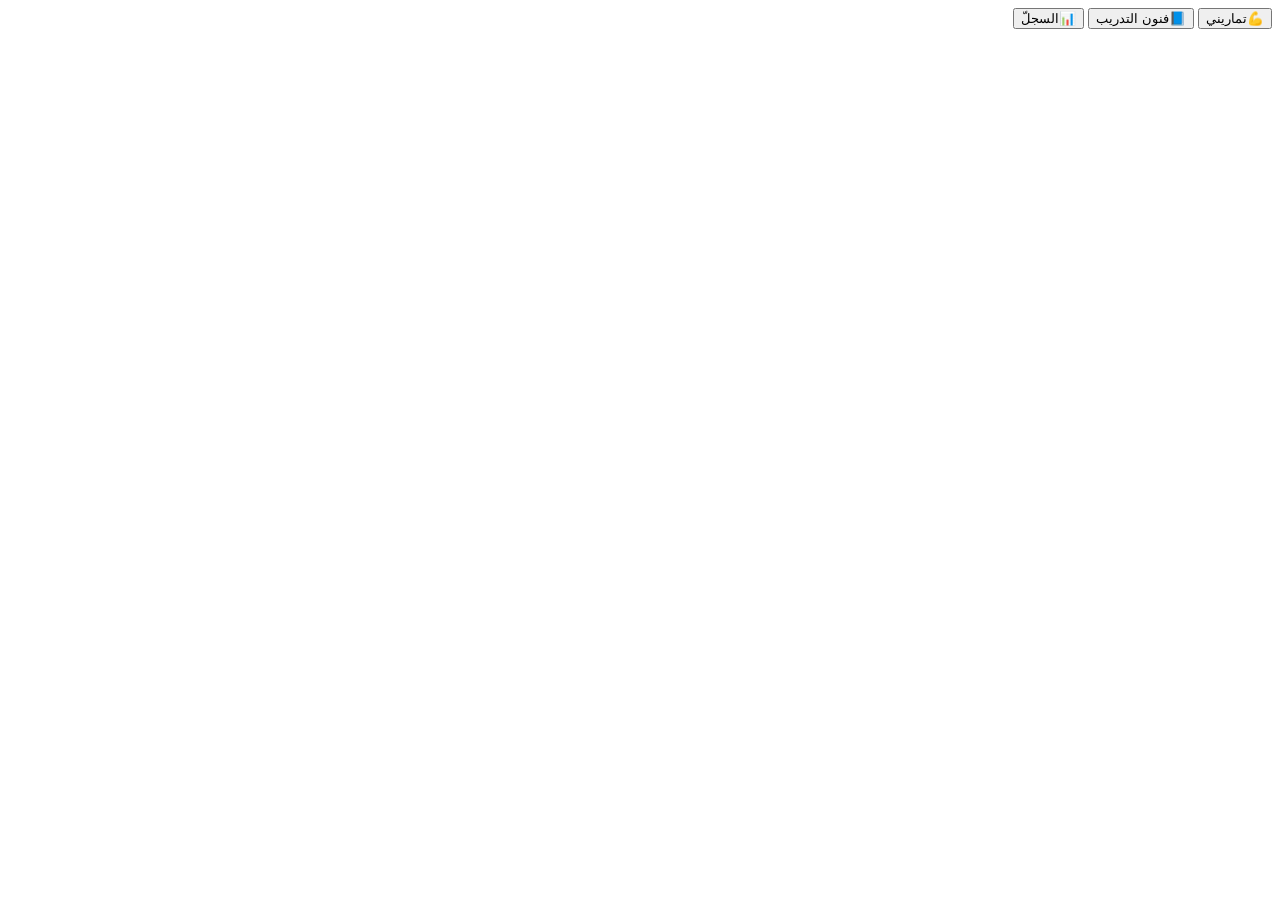
<file: web/funoon/app.html>
<!DOCTYPE html>
<html lang="ar" dir="rtl">
<head>
<meta charset="utf-8">
<meta name="viewport" content="width=device-width, initial-scale=1, viewport-fit=cover">
<meta name="theme-color" content="#0f1722">
<title>فنون التدريب</title>
<style>__CSS__</style>
</head>
<body>
<div id="app"></div>
<nav class="nav">
  <button data-tab="list"><span class="ic">💪</span>تماريني</button>
  <button data-tab="formats"><span class="ic">📘</span>فنون التدريب</button>
  <button data-tab="history"><span class="ic">📊</span>السجلّ</button>
</nav>
<div class="toast" id="toast"></div>
<script>__ENGINE__</script>
<script>__LIB__</script>
<script>__PARSER__</script>
<script>__JS__</script>
</body>
</html>
</file>
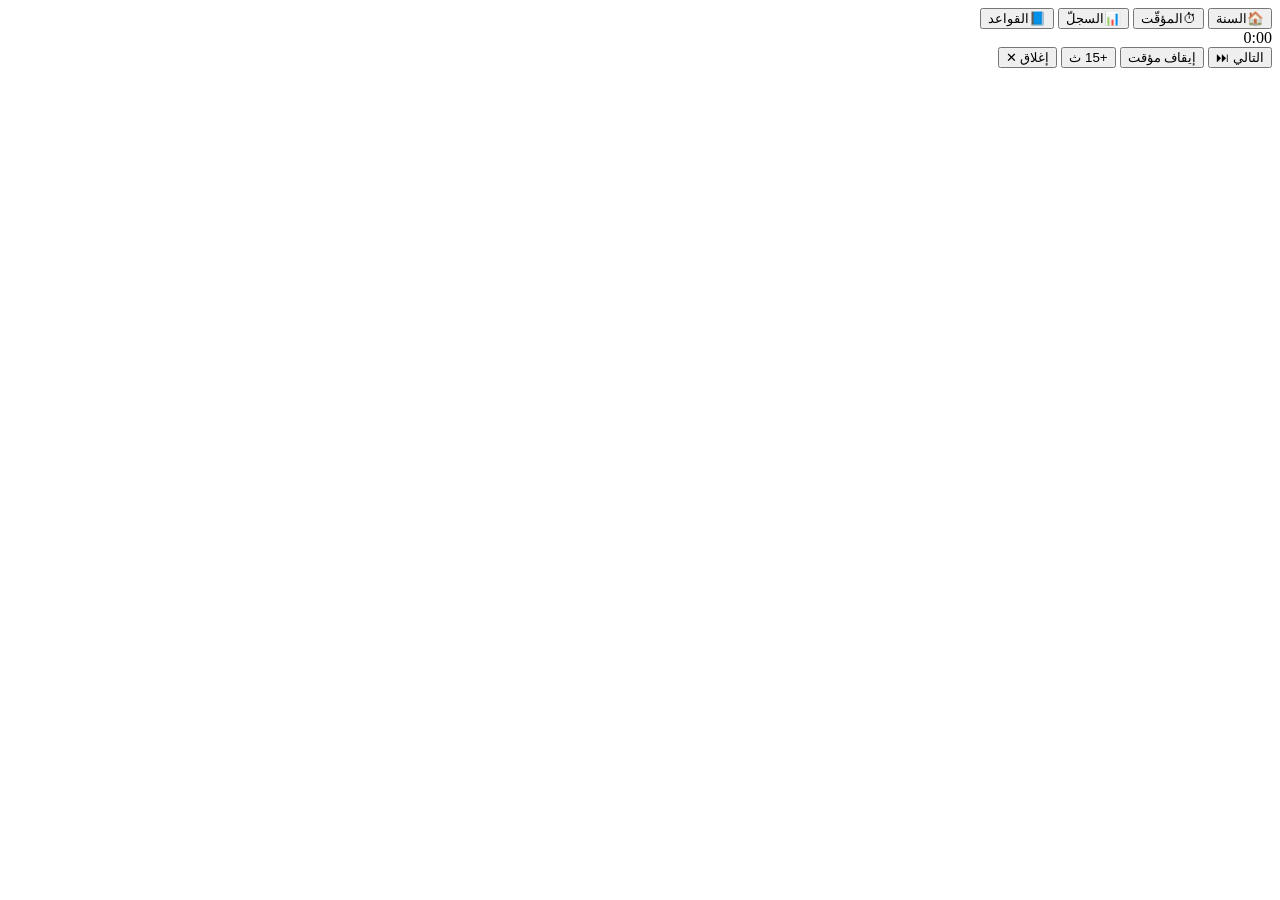
<file: web/sana/app.html>
<!DOCTYPE html>
<html lang="ar" dir="rtl">
<head>
<meta charset="utf-8">
<meta name="viewport" content="width=device-width, initial-scale=1, viewport-fit=cover">
<meta name="theme-color" content="#0f1722">
<title>سنة الرياضي الشامل</title>
<style>__CSS__</style>
</head>
<body>
<div id="app"></div>

<nav class="nav">
  <button data-tab="home"><span class="ic">🏠</span>السنة</button>
  <button data-tab="tools"><span class="ic">⏱</span>المؤقّت</button>
  <button data-tab="records"><span class="ic">📊</span>السجلّ</button>
  <button data-tab="rules"><span class="ic">📘</span>القواعد</button>
</nav>

<div class="tm" id="tm">
  <div class="lbl" id="tm-lbl"></div>
  <div class="sub" id="tm-sub"></div>
  <div class="clock" id="tm-clock">0:00</div>
  <div class="ring"><i></i></div>
  <div class="ctl">
    <button id="tm-skip" class="main">التالي ⏭</button>
    <button id="tm-pause">إيقاف مؤقت</button>
    <button id="tm-add">+15 ث</button>
    <button id="tm-close">إغلاق ✕</button>
  </div>
</div>

<div class="toast" id="toast"></div>
<script>window.PLAN_DATA = __DATA__;</script>
<script>__JS__</script>
</body>
</html>
</file>
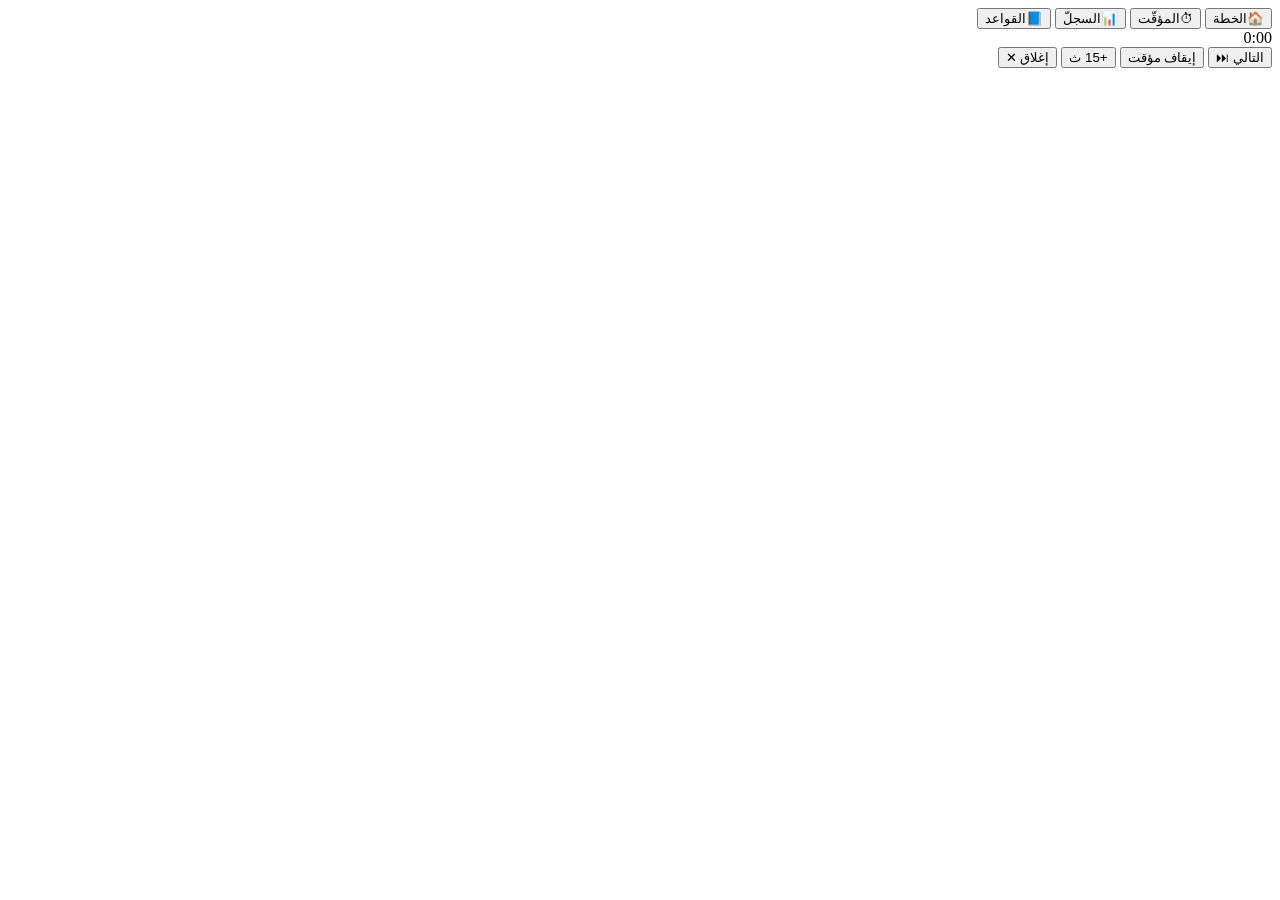
<file: web/tadreeb/app.html>
<!DOCTYPE html>
<html lang="ar" dir="rtl">
<head>
<meta charset="utf-8">
<meta name="viewport" content="width=device-width, initial-scale=1, viewport-fit=cover">
<meta name="theme-color" content="#0f1722">
<title>خطة التدريب</title>
<style>__CSS__</style>
</head>
<body>
<div id="app"></div>

<nav class="nav">
  <button data-tab="home"><span class="ic">🏠</span>الخطة</button>
  <button data-tab="tools"><span class="ic">⏱</span>المؤقّت</button>
  <button data-tab="records"><span class="ic">📊</span>السجلّ</button>
  <button data-tab="rules"><span class="ic">📘</span>القواعد</button>
</nav>

<div class="tm" id="tm">
  <div class="lbl" id="tm-lbl"></div>
  <div class="sub" id="tm-sub"></div>
  <div class="clock" id="tm-clock">0:00</div>
  <div class="ring"><i></i></div>
  <div class="ctl">
    <button id="tm-skip" class="main">التالي ⏭</button>
    <button id="tm-pause">إيقاف مؤقت</button>
    <button id="tm-add">+15 ث</button>
    <button id="tm-close">إغلاق ✕</button>
  </div>
</div>

<div class="toast" id="toast"></div>
<script>window.PLAN_DATA = __DATA__;</script>
<script>__JS__</script>
</body>
</html>
</file>
